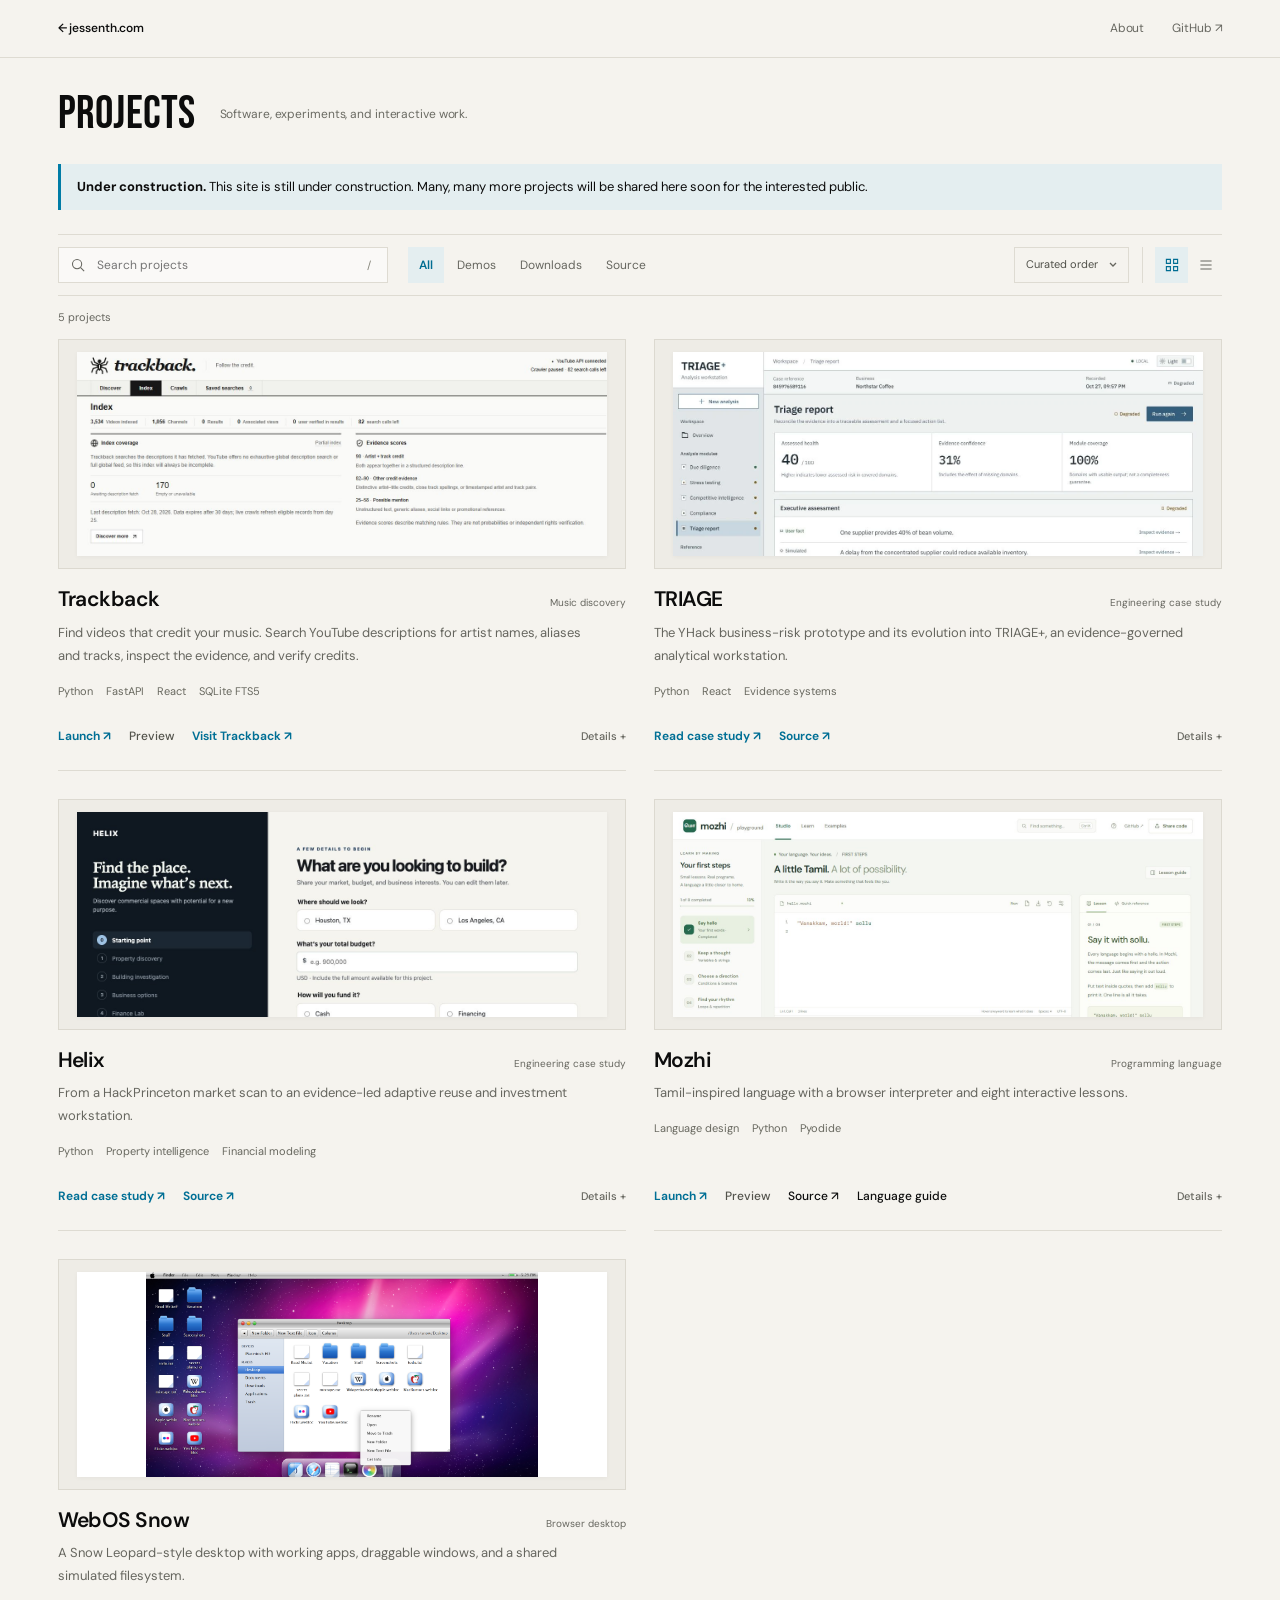
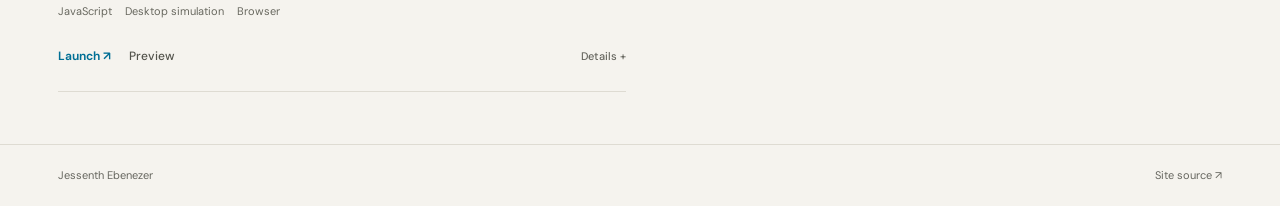
<file: index.html>
<!doctype html>
<html lang="en">
<head>
<meta charset="utf-8"><meta name="viewport" content="width=device-width,initial-scale=1"><meta name="theme-color" content="#f5f3ee">
<title>Projects | Jessenth Ebenezer</title><meta name="description" content="Software projects by Jessenth Ebenezer. Browser demos, desktop applications, and technical work.">
<link rel="icon" href="favicon.svg"><link rel="preconnect" href="https://fonts.googleapis.com"><link rel="preconnect" href="https://fonts.gstatic.com" crossorigin>
<link href="https://fonts.googleapis.com/css2?family=Bebas+Neue&family=DM+Sans:wght@400;450;500;550;600;650;700&display=swap" rel="stylesheet">
<link rel="stylesheet" href="styles.css?v=98472c576fa6"><script src="projects.js?v=95235991b3a4" defer></script><script src="app.js?v=6f17fd3ed902" defer></script>
</head>
<body>
<a class="skip" href="#collection">Skip to projects</a>
<header class="topbar"><a class="home-link" href="https://jessenth.com/tech/">← jessenth.com</a><nav aria-label="Main"><a href="https://jessenth.com/tech/">About</a><a href="https://github.com/sm1else-bot">GitHub ↗</a></nav></header>
<main id="collection">
<div class="page-heading"><h1>Projects</h1><p>Software, experiments, and interactive work.</p></div>
<p class="construction-notice" style="margin:0 0 24px;padding:12px 16px;border-left:3px solid var(--cyan);background:#e4eef0;color:var(--ink);font-size:13px;line-height:1.7"><strong>Under construction.</strong> This site is still under construction. Many, many more projects will be shared here soon for the interested public.</p>
<div class="browse-tools">
<label class="search"><svg viewBox="0 0 24 24" aria-hidden="true"><circle cx="10" cy="10" r="6.5"/><path d="m15 15 5 5"/></svg><input id="search" type="search" placeholder="Search projects" aria-label="Search projects"><kbd>/</kbd></label>
<div class="filters" role="group" aria-label="Project availability"><button data-filter="all" aria-pressed="true">All</button><button data-filter="demo" aria-pressed="false">Demos</button><button data-filter="download" aria-pressed="false">Downloads</button><button data-filter="source" aria-pressed="false">Source</button></div>
<div class="browse-options"><label><span class="sr-only">Sort projects</span><select id="sort"><option value="curated">Curated order</option><option value="name">Name A–Z</option></select></label><div class="view-switch" role="group" aria-label="View"><button id="grid-view" aria-label="Gallery view" aria-pressed="true"><svg viewBox="0 0 20 20" aria-hidden="true"><path d="M3 3h5v5H3zM12 3h5v5h-5zM3 12h5v5H3zM12 12h5v5h-5z"/></svg></button><button id="list-view" aria-label="List view" aria-pressed="false"><svg viewBox="0 0 20 20" aria-hidden="true"><path d="M3 5h14M3 10h14M3 15h14"/></svg></button></div></div>
</div>
<div class="browse-summary"><p id="results" role="status" aria-live="polite"></p><button id="reset" hidden>Clear filters ×</button></div>
<div class="project-grid" id="project-grid"></div>
<div id="empty" class="empty" hidden><p>No matching projects.</p><button id="empty-reset">Clear filters</button></div>
<noscript><p><a href="triageplus/">TRIAGE case study</a> · <a href="helix/">Helix case study</a> · <a href="https://webos.jessenth.com/">WebOS Snow</a> · <a href="mozhi/playground/">Mozhi Studio</a> · <a href="mozhi/learn/">Language guide</a> · <a href="https://github.com/sm1else-bot/mozhi">Source</a></p></noscript>
</main>
<footer><a href="https://jessenth.com">Jessenth Ebenezer</a><a href="https://github.com/sm1else-bot/sm1else-bot.github.io">Site source ↗</a></footer>
<dialog id="preview" aria-labelledby="preview-title"><div class="preview-toolbar"><h2 id="preview-title"></h2><span id="preview-status" role="status">Loading…</span><a id="preview-open" target="_blank" rel="noopener">Open separately ↗</a><button id="preview-close" aria-label="Close preview">✕</button></div><iframe id="preview-frame" title="Project preview" allow="clipboard-write; autoplay"></iframe></dialog>
</body></html>
</file>
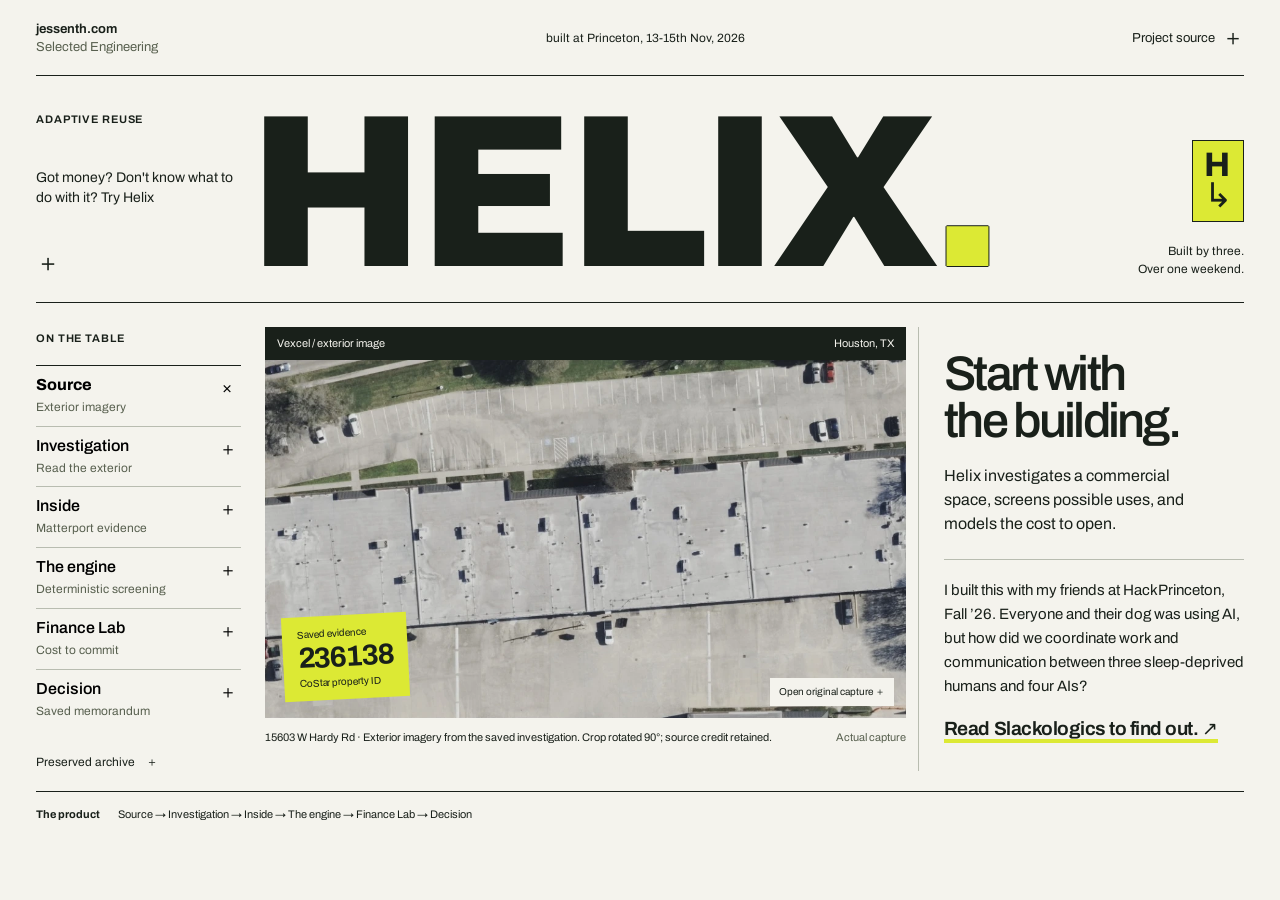
<file: helix/index.html>
<!doctype html>
<html lang="en">
<head>
<meta charset="utf-8"><meta name="viewport" content="width=device-width,initial-scale=1">
<title>Helix — The Evidence Table / Prototype</title>
<meta name="description" content="A first-viewport study of Helix, the adaptive reuse intelligence platform built at HackPrinceton 2026.">
<link rel="icon" href="../favicon.svg">
<link rel="preconnect" href="https://fonts.googleapis.com"><link rel="preconnect" href="https://fonts.gstatic.com" crossorigin>
<link href="https://fonts.googleapis.com/css2?family=Archivo:wght@400;450;500;550;600;650;700;750;800;850;900&display=swap" rel="stylesheet">
<link rel="stylesheet" href="prototype.css"><script src="prototype.js" defer></script>
</head>
<body>
<a class="skip" href="#exhibit">Skip to exhibit</a>
<header class="masthead">
<a href="https://jessenth.com" class="signature">jessenth.com<span>Selected Engineering</span></a>
<span class="edition">built at Princeton, 13-15th Nov, 2026</span>
<a class="source-link" href="https://github.com/sm1else-bot/helix">Project source <span aria-hidden="true">＋</span></a>
</header>
<main id="exhibit">
<section class="exhibition" aria-labelledby="project-title">
<div class="title-row">
<div class="title-margin"><span class="section-label">Adaptive Reuse</span><p>Got money? Don't know what to do with it? Try Helix</p><span class="small-cross" aria-hidden="true">＋</span></div>
<h1 id="project-title"><span class="wordmark">HELIX</span><span class="title-period" aria-hidden="true">.</span></h1>
<div class="title-aside"><span class="exhibition-mark" aria-hidden="true">H<br>↳</span><span>Built by three.<br>Over one weekend.</span></div>
</div>
<div class="exhibit-grid">
<div class="artifact-index">
<p class="section-label">On the table</p>
<div class="artifact-tabs" role="tablist" aria-label="Inspect the saved investigation" aria-orientation="vertical">
<button id="tab-source" type="button" role="tab" aria-selected="true" aria-controls="artifact-panel" data-artifact="source"><span>Source</span><small>Exterior imagery</small><span class="tab-symbol" aria-hidden="true">＋</span></button>
<button id="tab-findings" type="button" role="tab" aria-selected="false" aria-controls="artifact-panel" tabindex="-1" data-artifact="findings"><span>Investigation</span><small>Read the exterior</small><span class="tab-symbol" aria-hidden="true">＋</span></button>
<button id="tab-interior" type="button" role="tab" aria-selected="false" aria-controls="artifact-panel" tabindex="-1" data-artifact="interior"><span>Inside</span><small>Matterport evidence</small><span class="tab-symbol" aria-hidden="true">＋</span></button>
<button id="tab-engine" type="button" role="tab" aria-selected="false" aria-controls="artifact-panel" tabindex="-1" data-artifact="engine"><span>The engine</span><small>Deterministic screening</small><span class="tab-symbol" aria-hidden="true">＋</span></button>
<button id="tab-finance" type="button" role="tab" aria-selected="false" aria-controls="artifact-panel" tabindex="-1" data-artifact="finance"><span>Finance Lab</span><small>Cost to commit</small><span class="tab-symbol" aria-hidden="true">＋</span></button>
<button id="tab-decision" type="button" role="tab" aria-selected="false" aria-controls="artifact-panel" tabindex="-1" data-artifact="decision"><span>Decision</span><small>Saved memorandum</small><span class="tab-symbol" aria-hidden="true">＋</span></button>
</div>
<a class="archive-link" href="../helix_old/archive/">Preserved archive <span aria-hidden="true">＋</span></a>
</div>
<figure class="artifact" id="artifact-panel" role="tabpanel" aria-labelledby="tab-source" tabindex="0">
<div class="artifact-topline"><span id="artifact-type">Vexcel / exterior image</span><span>Houston, TX</span></div>
<div class="artifact-window" data-view="source">
<a id="artifact-open" href="../helix_old/screenshots/source-evidence.jpg" target="_blank" rel="noopener" aria-label="Open original source-evidence screenshot">
<img id="artifact-image" src="assets/hardy-aerial.webp" alt="Aerial view of the Hardy Road building and its paved loading areas, cropped from the saved Vexcel source-evidence screenshot." width="1303" height="586">
</a>
<div id="annotation-layer" class="annotation-layer" hidden>
<svg id="annotation-lines" aria-hidden="true"></svg>
<div id="annotation-labels" role="list" aria-label="Visible image findings"></div>
</div>
<div class="engine-slot" id="engine-slot" hidden>
<iframe id="engine-player" title="Helix deterministic sorting engine — 8× looping demonstration; drag to orbit and scroll to zoom" data-src="https://projects.jessenth.com/Helix-Viz/embed.html" referrerpolicy="strict-origin-when-cross-origin"></iframe>
</div>
<section id="finance-exhibit" class="finance-exhibit" hidden aria-label="Hardy Road financial decomposition">
<div class="finance-heading">
<div><span class="section-label">Starting capital</span><p class="finance-budget">$900,000</p></div>
<div><p class="finance-case">Hardy Road · Veterinary clinic</p><div class="finance-scenarios" role="group" aria-label="Opening cost scenario">
<button type="button" data-scenario="low" aria-pressed="false">Low</button><button type="button" data-scenario="base" aria-pressed="true">Base</button><button type="button" data-scenario="high" aria-pressed="false">High</button>
</div></div>
</div>
<div class="allocation" id="allocation" role="img" aria-label="Base scenario capital allocation">
<div class="allocation-opening" id="allocation-opening"></div><span class="allocation-reserve" id="allocation-reserve"></span><span class="allocation-headroom" id="allocation-headroom"></span>
</div>
<div class="allocation-key"><p><span>Opening costs</span><strong id="finance-opening">$406,940</strong></p><p><span>Reserve</span><strong id="finance-reserve">$50,000</strong></p><p><span>Headroom</span><strong id="finance-headroom">$443,060</strong></p></div>
<div class="cost-heading"><span>Inside the opening cost</span><span>Inspect a component</span></div>
<div id="finance-components" class="finance-components" role="group" aria-label="Opening cost components"></div>
<p class="finance-basis" id="finance-basis"></p>
<p class="sr-only" id="finance-update" role="status" aria-live="polite"></p>
</section>
<div class="decision-sheet" id="decision-sheet" hidden>
<div class="decision-kicker"><span>Saved decision / Hardy Road</span><span>15 Nov 2026</span></div>
<h3>Proceed to<br> diligence.</h3>
<p class="decision-business">Veterinary clinic</p>
<div class="decision-ledger">
<p><span>Base cash to open</span><strong>$406,940</strong></p>
<p><span>Reserve held</span><strong>$50,000</strong></p>
<p><span>Modeled headroom</span><strong>$443,060</strong></p>
</div>
<p class="decision-condition"><strong>10 of 26 uses cleared all gates.</strong> Six diligence items remain open. Saved screening &amp; cash-runway result; not a profitability forecast.</p>
</div>
<div class="artifact-stamp" aria-hidden="true"><span>Saved evidence</span><b>236138</b><span>CoStar property ID</span></div>
<a id="original-capture" class="image-instruction" href="../helix_old/screenshots/source-evidence.jpg" target="_blank" rel="noopener">Open original capture ＋</a>
</div>
<figcaption><span id="artifact-caption">15603 W Hardy Rd · Exterior imagery from the saved investigation. Crop rotated 90°; source credit retained.</span><span class="capture-mark" id="capture-mark">Actual capture</span></figcaption>
</figure>
<aside class="editorial">
<h2>Start with<br> the building.</h2>
<p class="standfirst">Helix investigates a commercial space, screens possible uses, and models the cost to open.</p>
<div class="slackologics-copy">
<p>I built this with my friends at HackPrinceton, Fall ’26. Everyone and their dog was using AI, but how did we coordinate work and communication between three sleep-deprived humans and four AIs?</p>
<a class="slackologics-link" href="/slackologics/">Read Slackologics to find out. <span aria-hidden="true">↗</span></a>
</div>
</aside>
</div>
<div class="exhibition-footer">
<p><span class="footer-label">The product</span><span>Source → Investigation → Inside → The engine → Finance Lab → Decision</span></p>
</div>
</section>
</main>
</body>
</html>
</file>
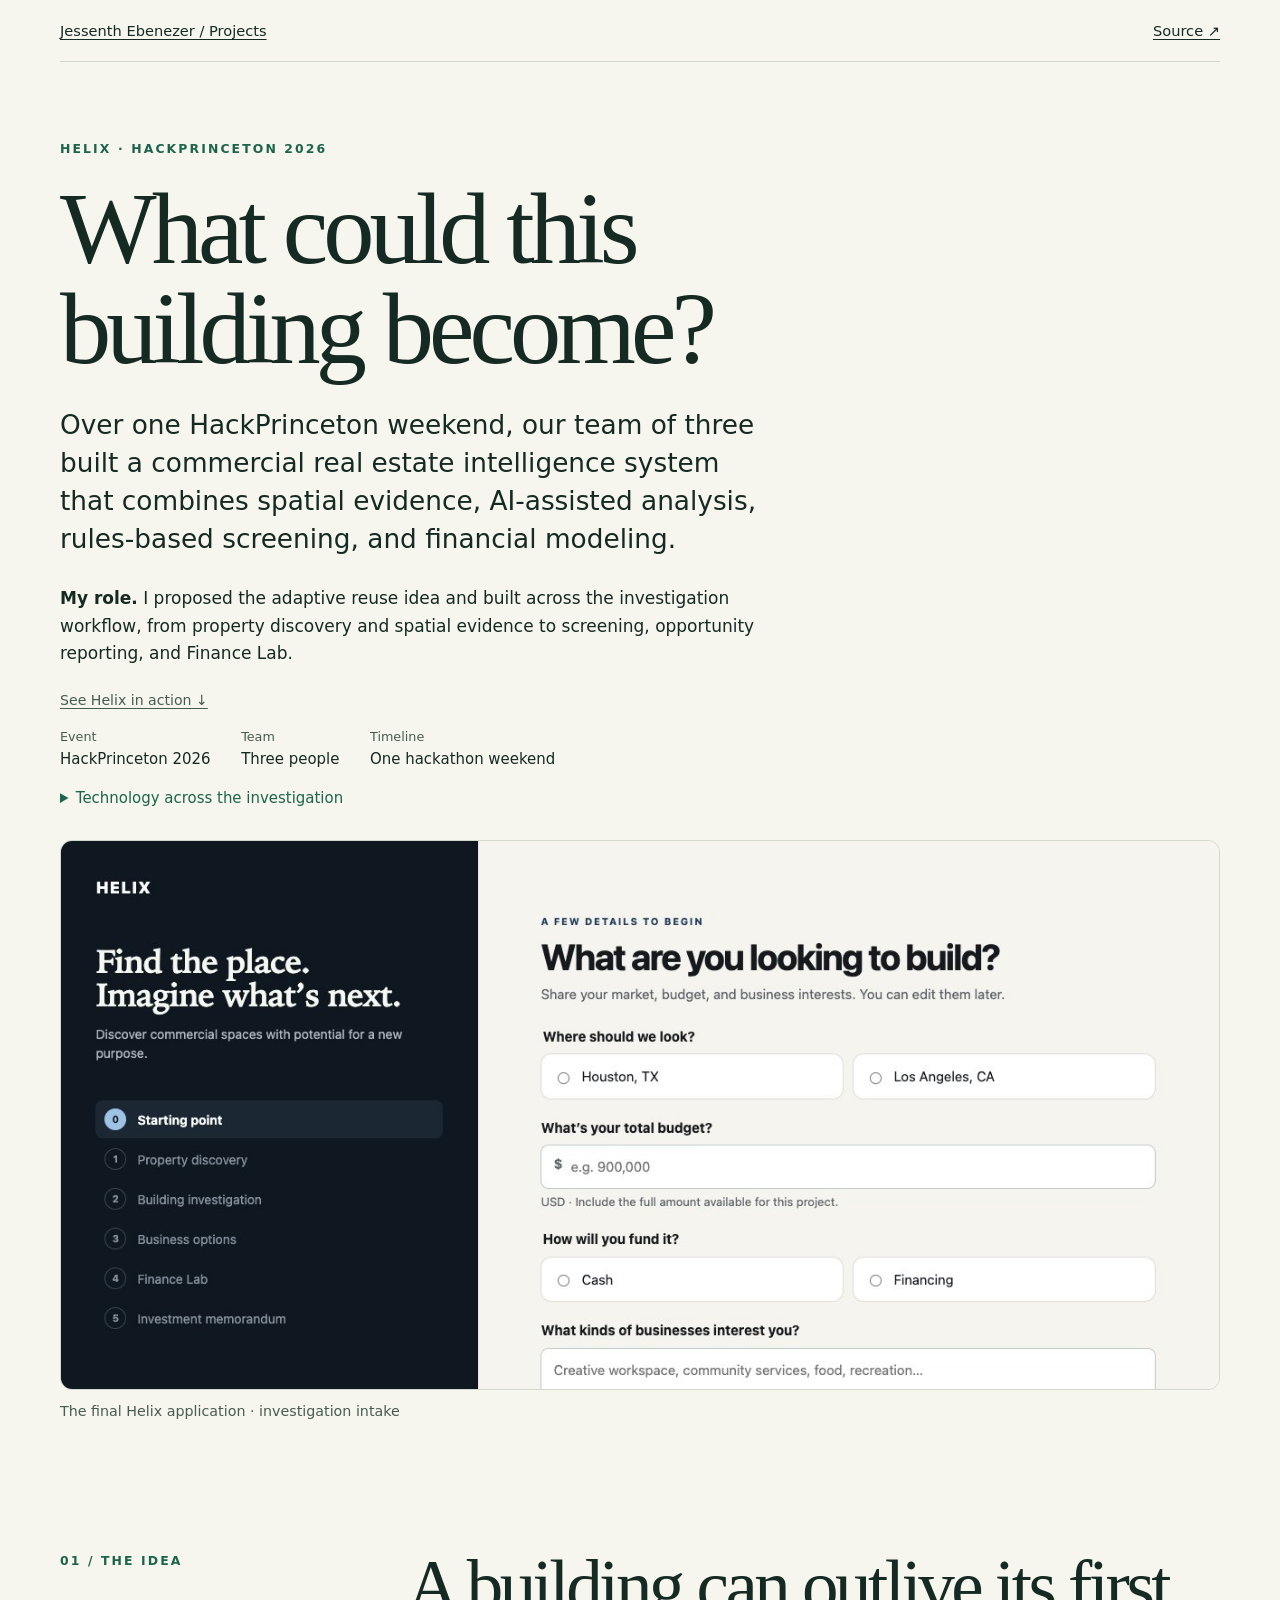
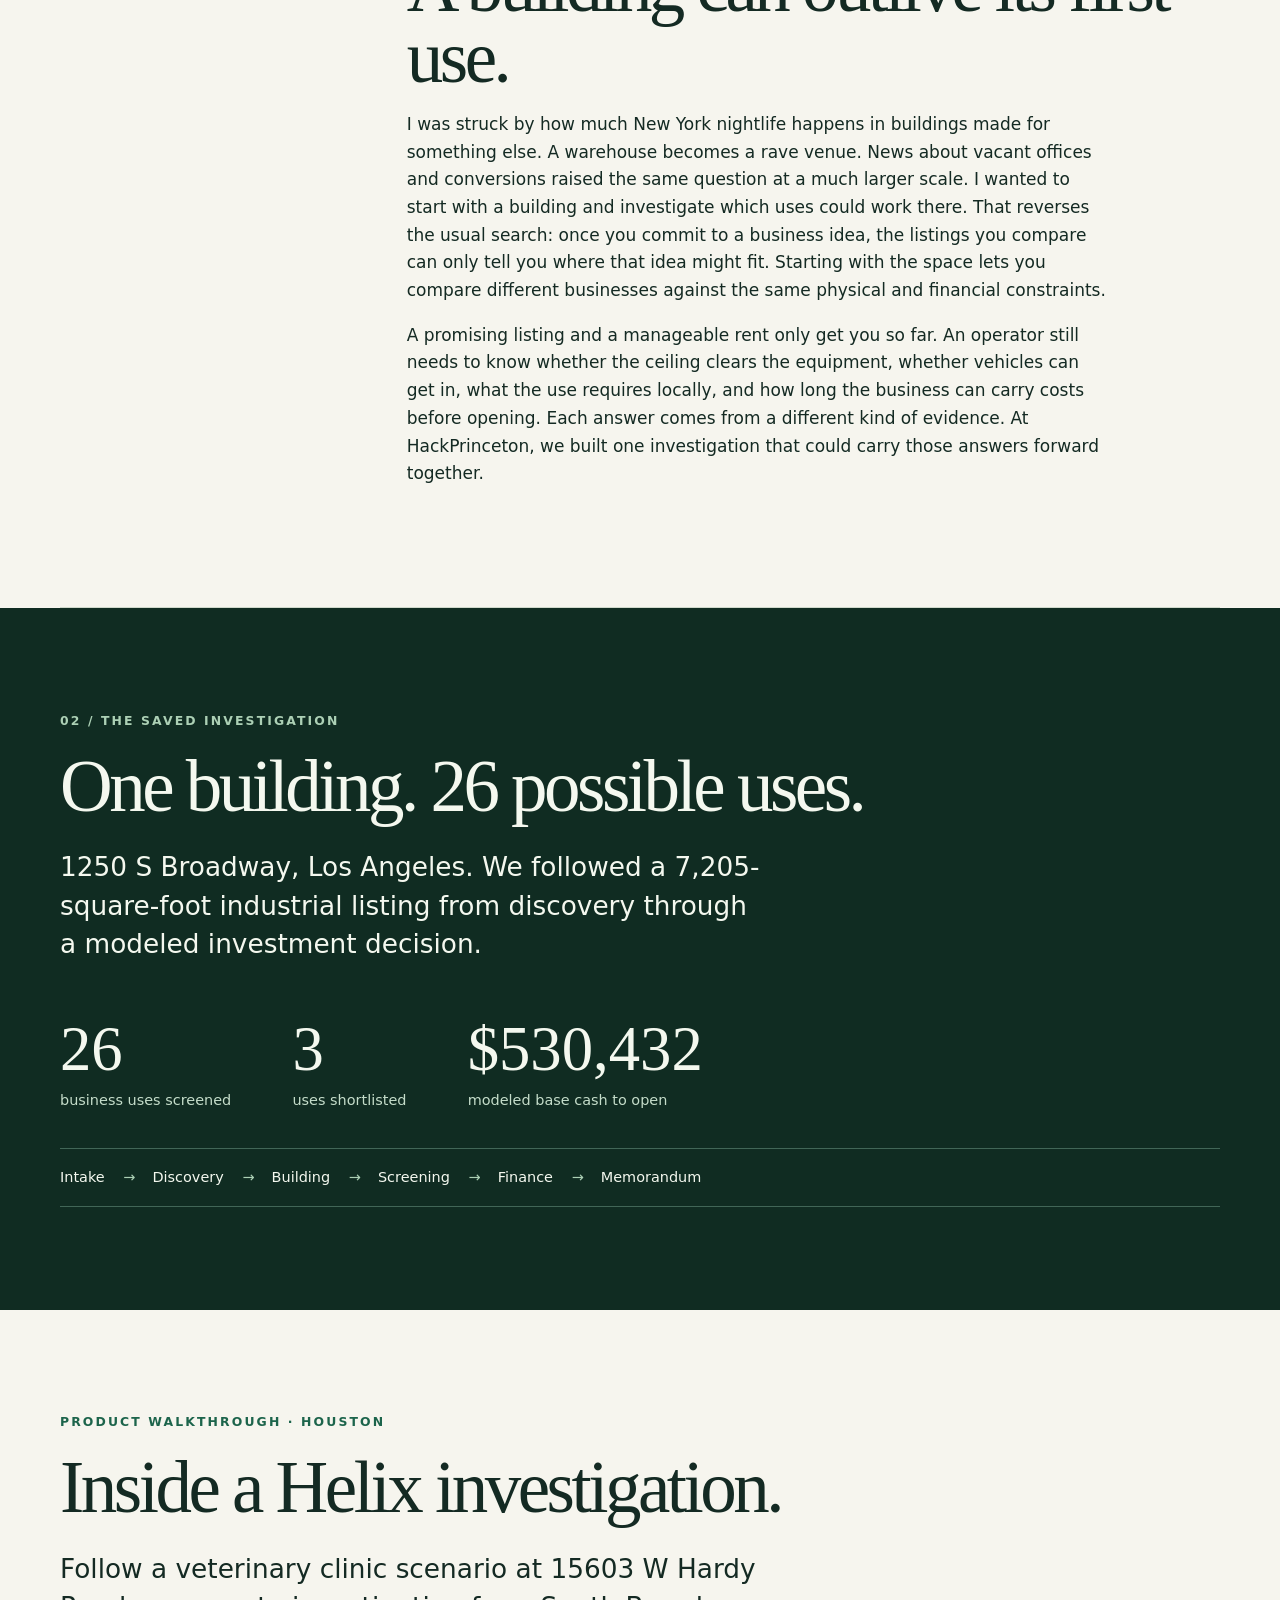
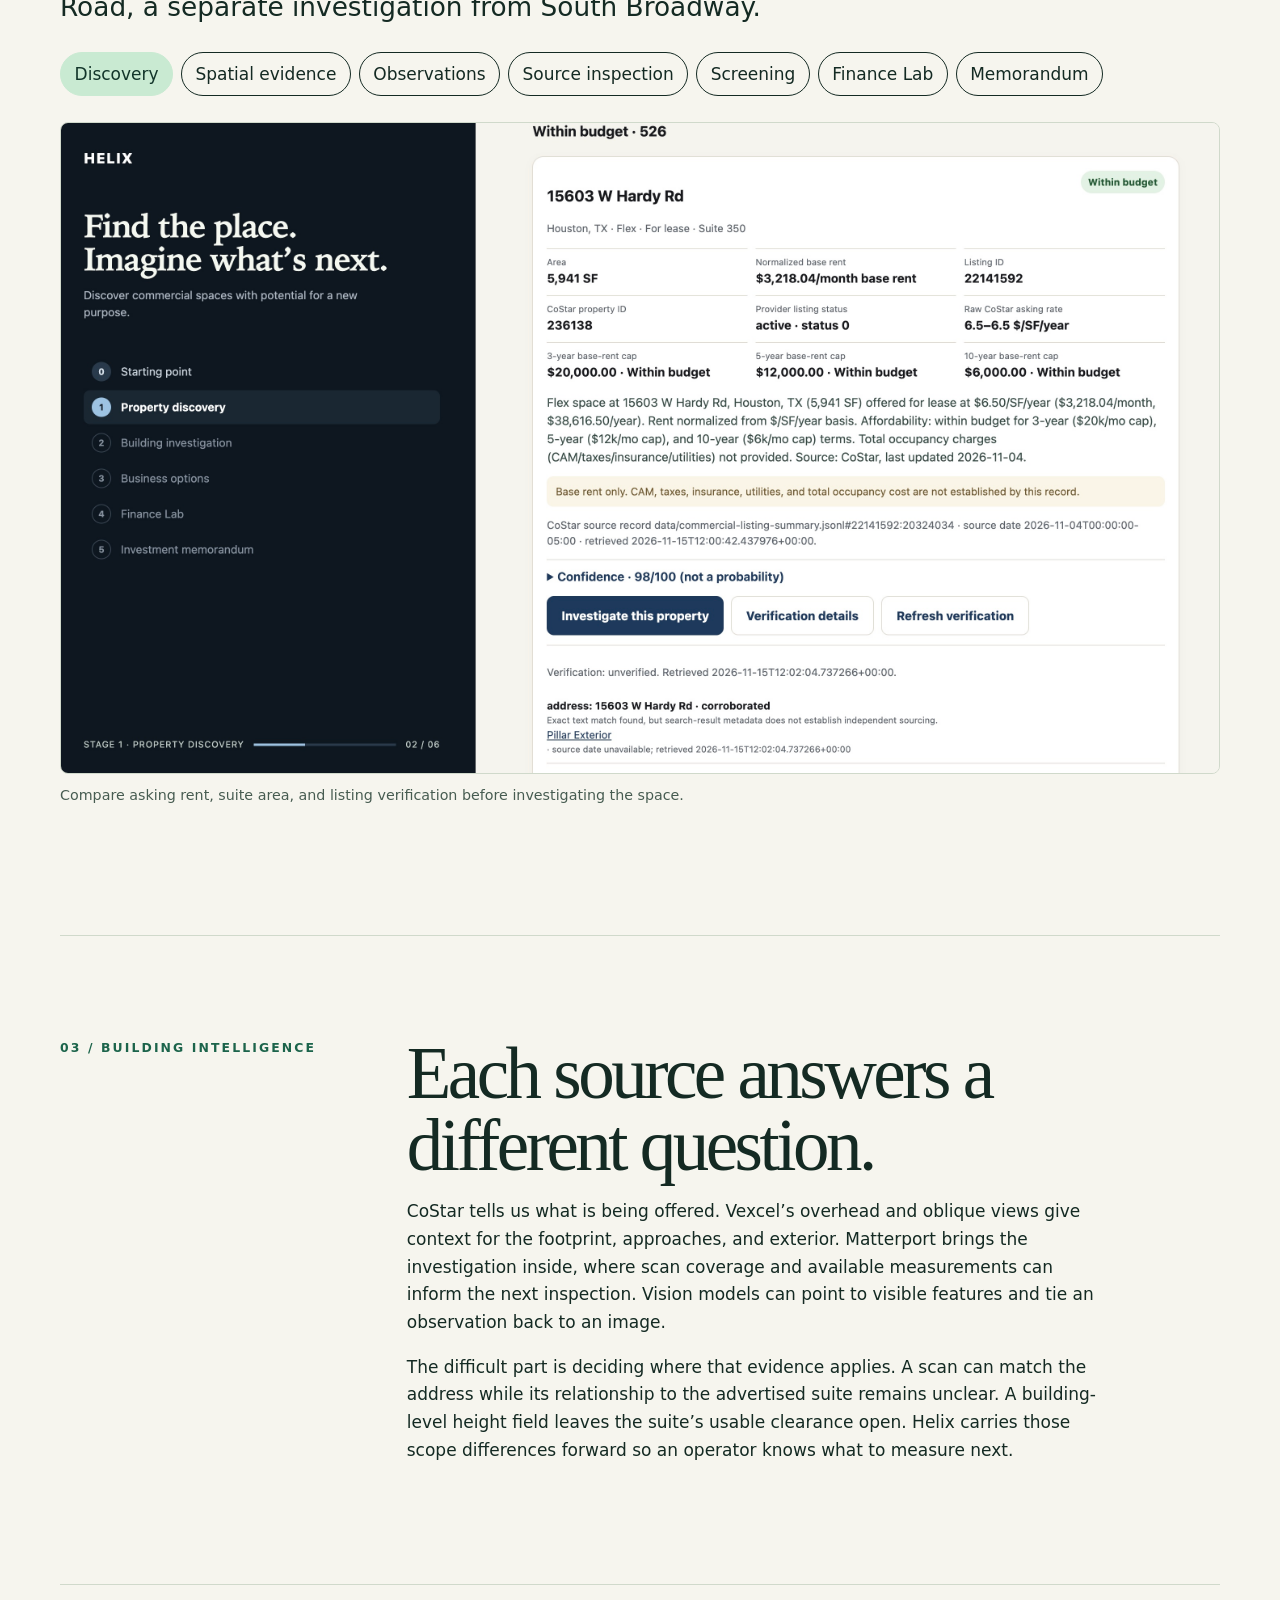
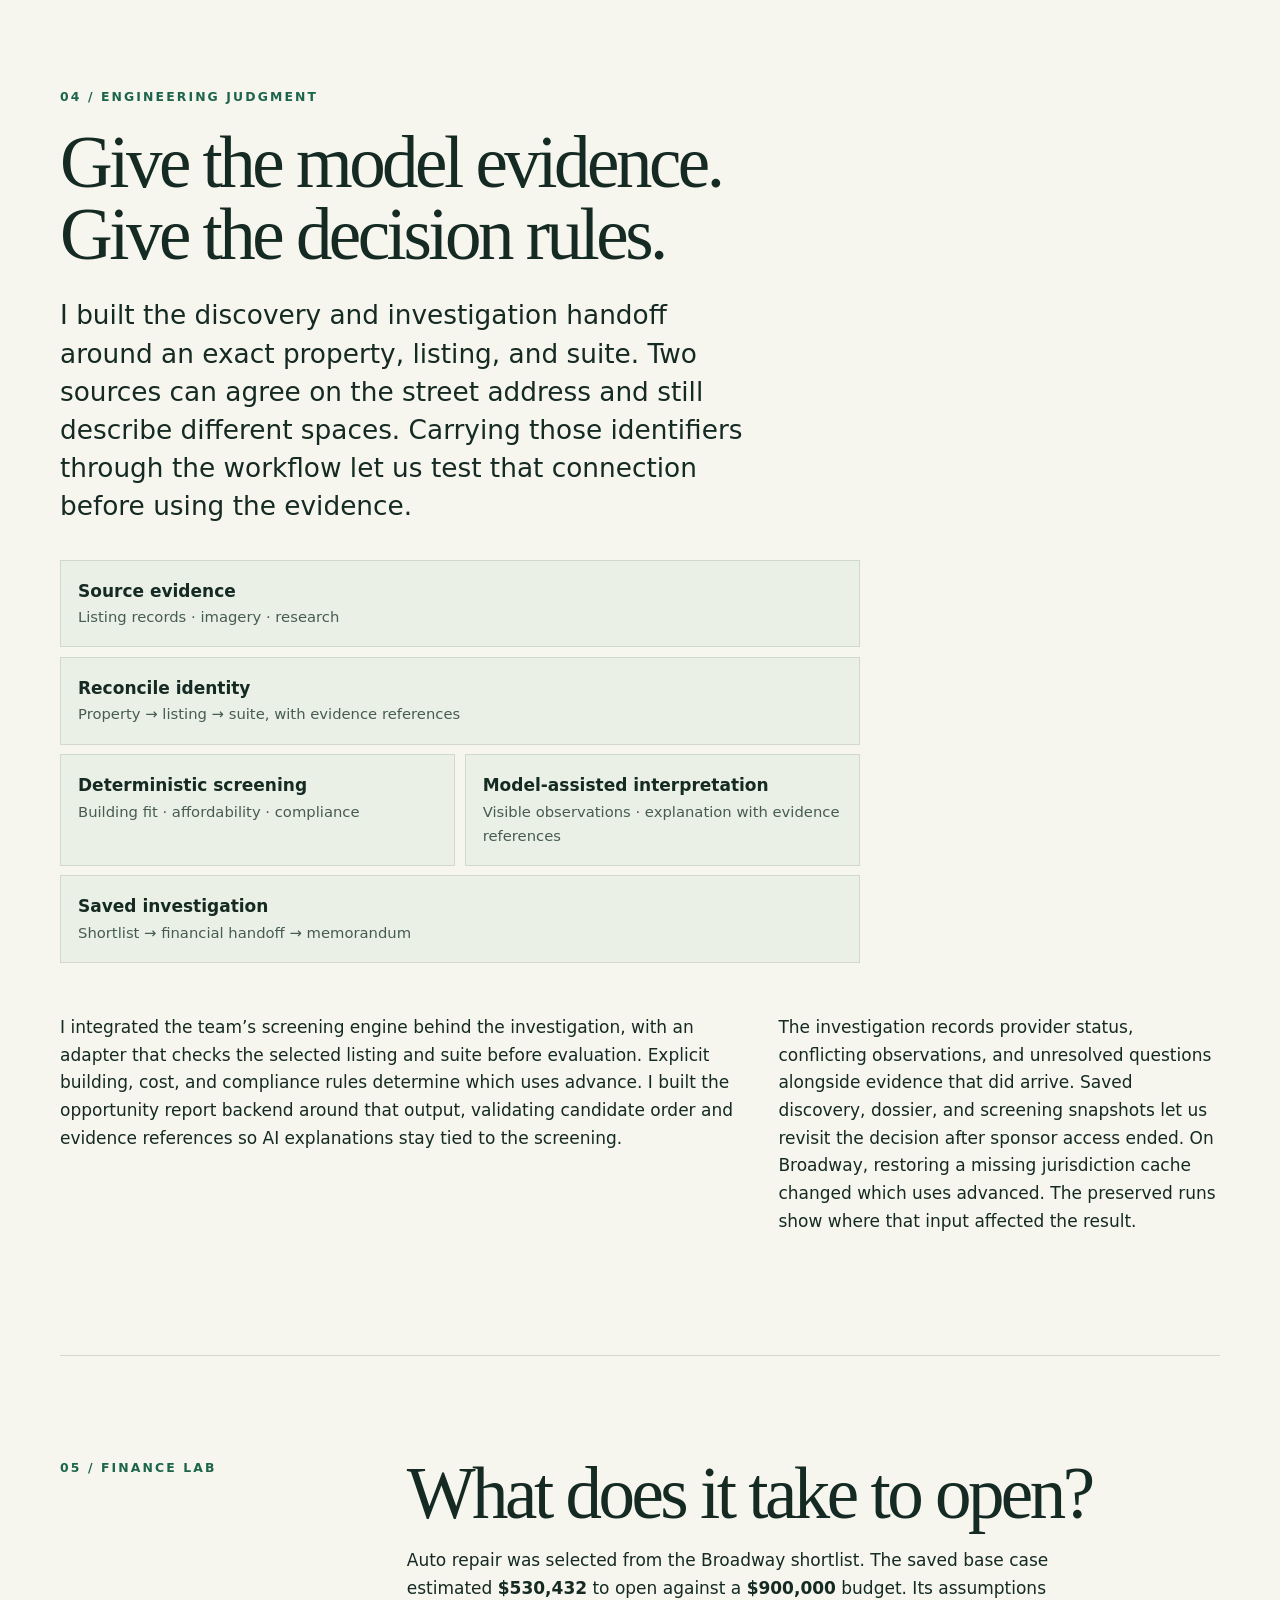
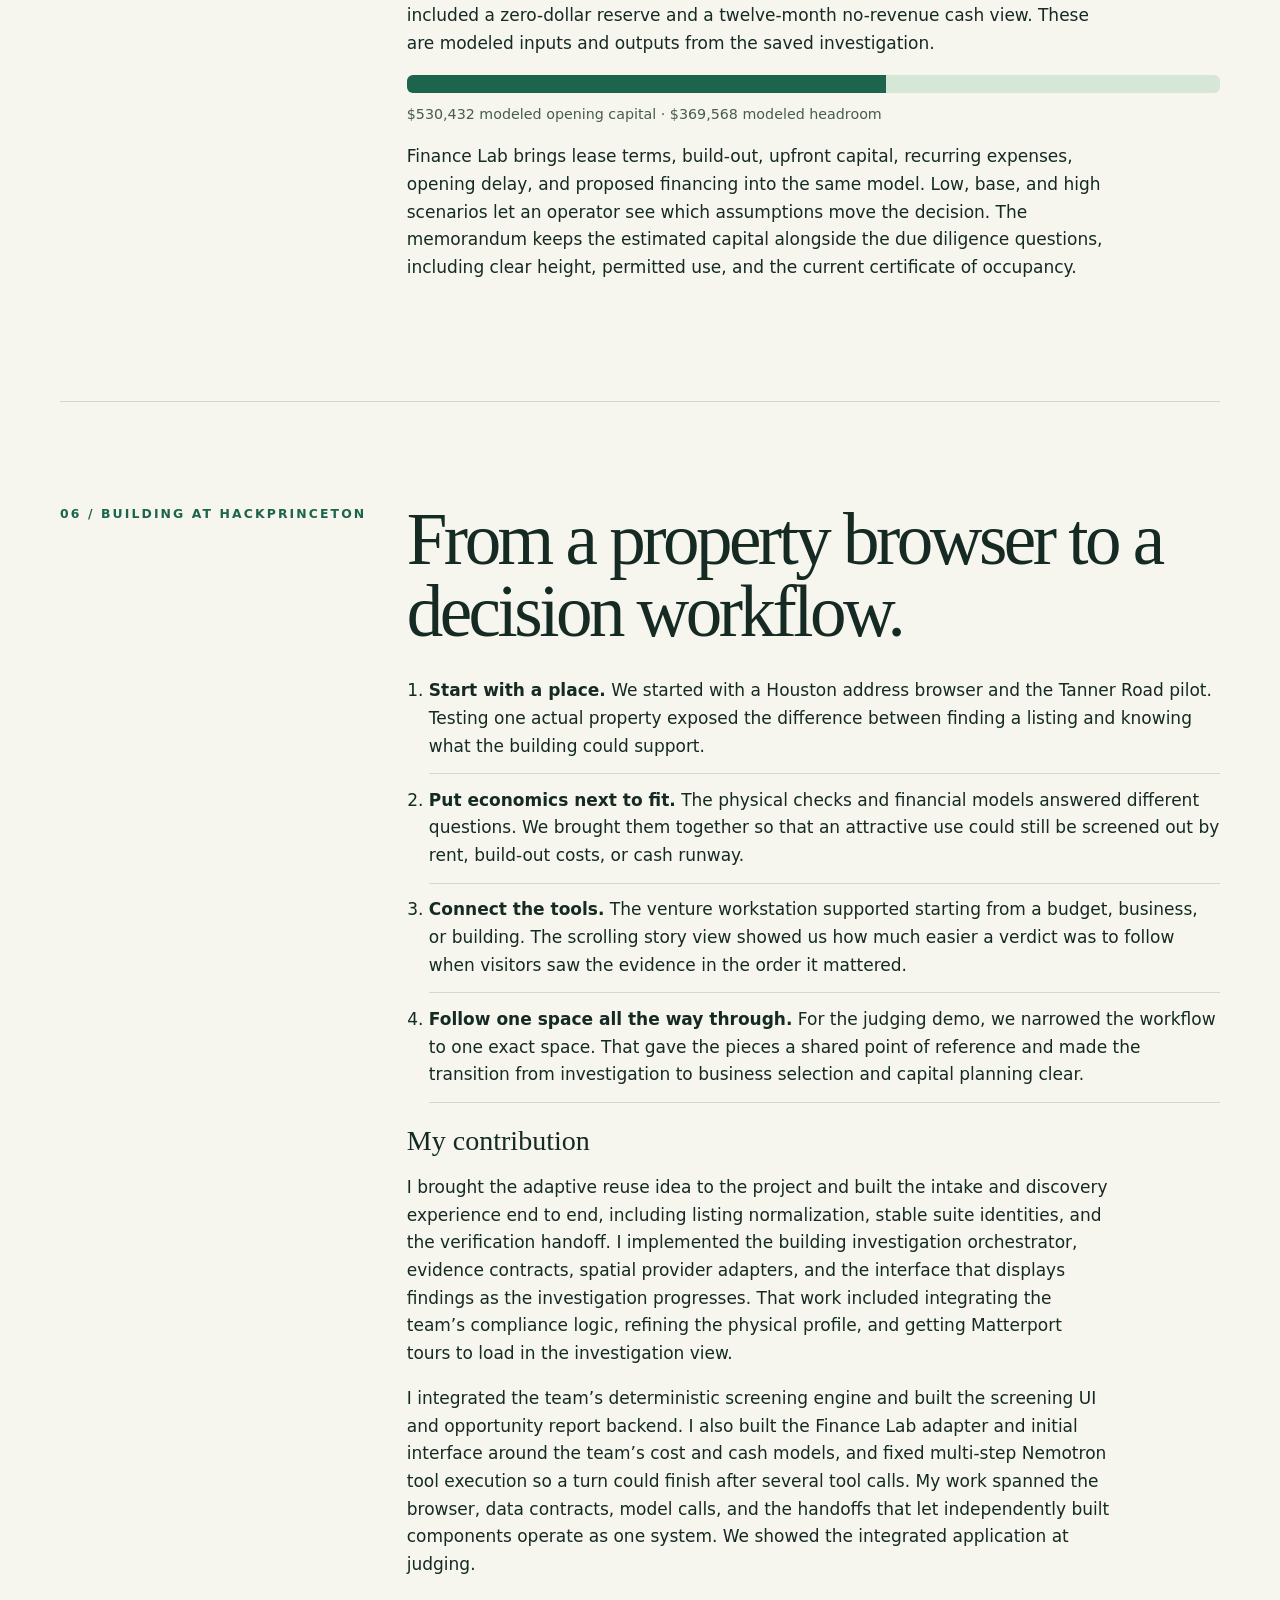
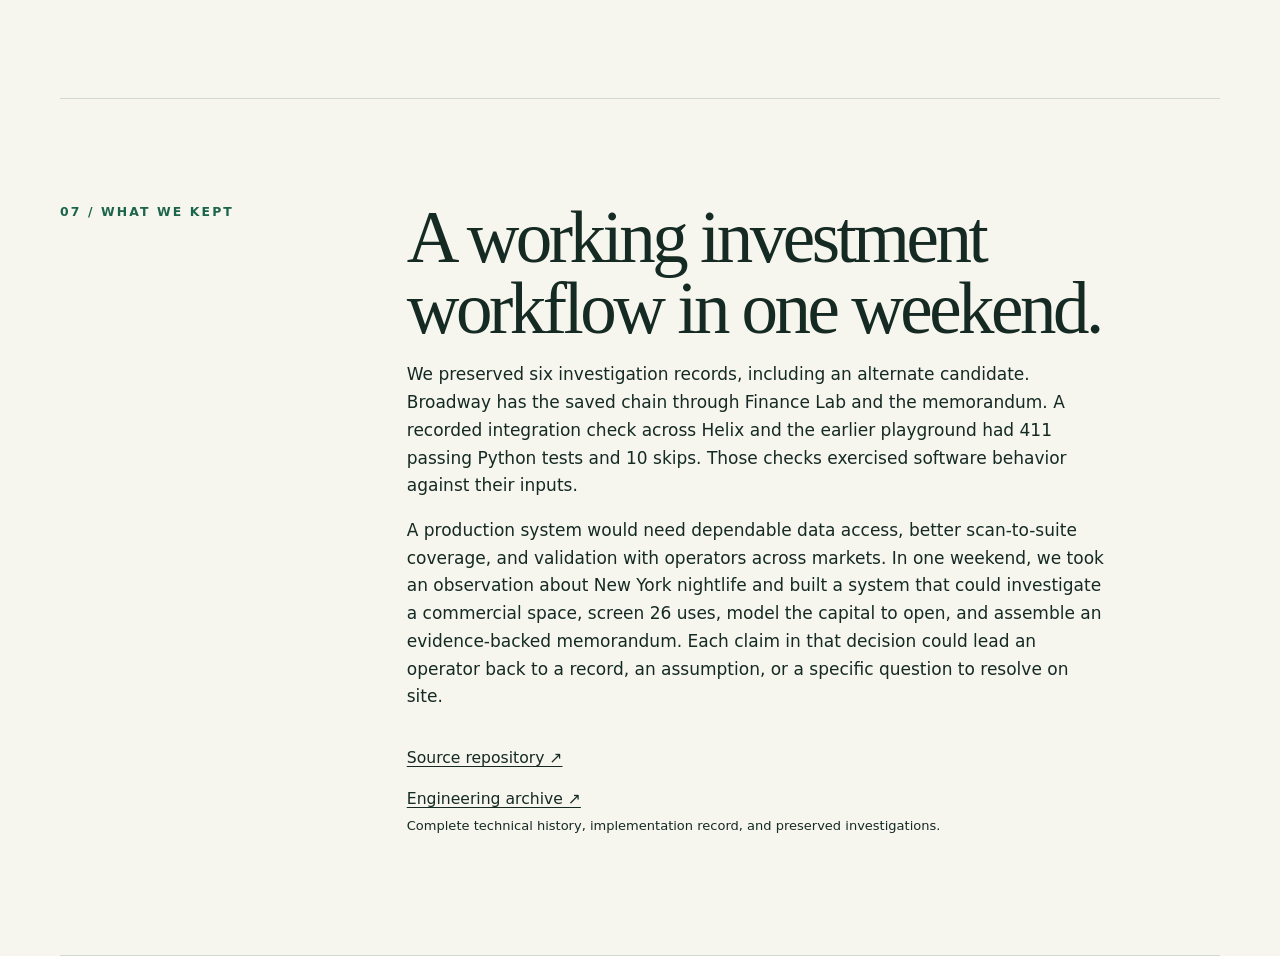
<file: helix_old/index.html>
<!doctype html>
<html lang="en">
<head>
<meta charset="utf-8">
<meta name="viewport" content="width=device-width, initial-scale=1">
<meta name="description" content="Helix, an adaptive reuse intelligence platform built at HackPrinceton 2026.">
<title>Helix — What could this building become?</title>
<link rel="stylesheet" href="case.css?v=walkthrough">
<script defer src="case.js?v=walkthrough"></script>
</head>
<body>
<header class="shell mast"><a href="../">Jessenth Ebenezer / Projects</a><a href="https://github.com/sm1else-bot/helix">Source ↗</a></header>
<main>
<section class="shell hero">
<p class="eyebrow">Helix · HackPrinceton 2026</p>
<h1>What could this building become?</h1>
<p class="lede">Over one HackPrinceton weekend, our team of three built a commercial real estate intelligence system that combines spatial evidence, AI-assisted analysis, rules-based screening, and financial modeling.</p>
<p class="hero-role"><strong>My role.</strong> I proposed the adaptive reuse idea and built across the investigation workflow, from property discovery and spatial evidence to screening, opportunity reporting, and Finance Lab.</p>
<p class="meta"><a href="#screenshots">See Helix in action ↓</a></p>
<dl class="overview">
<div><dt>Event</dt><dd>HackPrinceton 2026</dd></div><div><dt>Team</dt><dd>Three people</dd></div><div><dt>Timeline</dt><dd>One hackathon weekend</dd></div>
</dl>
<details class="stack"><summary>Technology across the investigation</summary>
<dl><div><dt>Application</dt><dd>Python HTTP server · JavaScript, HTML and CSS</dd></div><div><dt>Model inference</dt><dd>OpenRouter · NVIDIA Nemotron for discovery and tool execution · Qwen for vision · GPT-6.1 Sol for opportunity reports</dd></div><div><dt>Property and spatial evidence</dt><dd>CoStar, Vexcel and Matterport</dd></div><div><dt>Research and compliance</dt><dd>Tavily and Census geocoding</dd></div><div><dt>Finance</dt><dd>Python cash simulation and Capital One Nessie sandbox</dd></div></dl></details>
<figure class="hero-shot"><a id="hero-link" href="intake.jpg"><img id="hero-image" src="intake.jpg" width="1280" height="850" alt="Helix intake and investigation stage navigation"></a><figcaption id="hero-caption">The final Helix application · investigation intake</figcaption></figure>
</section>
<section class="shell split section">
<p class="eyebrow">01 / The idea</p>
<div><h2>A building can outlive its first use.</h2>
<p>I was struck by how much New York nightlife happens in buildings made for something else. A warehouse becomes a rave venue. News about vacant offices and conversions raised the same question at a much larger scale. I wanted to start with a building and investigate which uses could work there. That reverses the usual search: once you commit to a business idea, the listings you compare can only tell you where that idea might fit. Starting with the space lets you compare different businesses against the same physical and financial constraints.</p>
<p>A promising listing and a manageable rent only get you so far. An operator still needs to know whether the ceiling clears the equipment, whether vehicles can get in, what the use requires locally, and how long the business can carry costs before opening. Each answer comes from a different kind of evidence. At HackPrinceton, we built one investigation that could carry those answers forward together.</p></div>
</section>
<section class="case-band" id="broadway">
<div class="shell section">
<p class="eyebrow">02 / The saved investigation</p>
<h2>One building. 26 possible uses.</h2>
<p class="lede">1250 S Broadway, Los Angeles. We followed a 7,205-square-foot industrial listing from discovery through a modeled investment decision.</p>
<div class="metrics"><div><strong>26</strong><span>business uses screened</span></div><div><strong>3</strong><span>uses shortlisted</span></div><div><strong>$530,432</strong><span>modeled base cash to open</span></div></div>
<div class="journey" aria-label="Investigation sequence"><span>Intake</span><span>Discovery</span><span>Building</span><span>Screening</span><span>Finance</span><span>Memorandum</span></div>
</div>
</section>
<section class="shell section" id="screenshots">
<p class="eyebrow">Product walkthrough · Houston</p>
<h2>Inside a Helix investigation.</h2>
<p class="lede">Follow a veterinary clinic scenario at 15603 W Hardy Road, a separate investigation from South Broadway.</p>
<div class="choices capture-controls" aria-label="Walkthrough steps">
<button type="button" data-step="discovery" aria-pressed="true">Discovery</button>
<button type="button" data-step="spatial" aria-pressed="false">Spatial evidence</button>
<button type="button" data-step="observations" aria-pressed="false">Observations</button>
<button type="button" data-step="source-evidence" aria-pressed="false">Source inspection</button>
<button type="button" data-step="screening" aria-pressed="false">Screening</button>
<button type="button" data-step="finance" aria-pressed="false">Finance Lab</button>
<button type="button" data-step="memorandum" aria-pressed="false">Memorandum</button>
</div>
<figure class="capture-panel">
<a id="walk-link" href="screenshots/discovery.jpg"><img id="walk-image" src="screenshots/discovery.jpg" alt="Helix discovery result for the Hardy Road flex space"></a>
<figcaption id="walk-caption" aria-live="polite">Compare asking rent, suite area, and listing verification before investigating the space.</figcaption>
</figure>
</section>
<section class="shell split section">
<p class="eyebrow">03 / Building intelligence</p>
<div><h2>Each source answers a different question.</h2>
<p>CoStar tells us what is being offered. Vexcel’s overhead and oblique views give context for the footprint, approaches, and exterior. Matterport brings the investigation inside, where scan coverage and available measurements can inform the next inspection. Vision models can point to visible features and tie an observation back to an image.</p>
<p>The difficult part is deciding where that evidence applies. A scan can match the address while its relationship to the advertised suite remains unclear. A building-level height field leaves the suite’s usable clearance open. Helix carries those scope differences forward so an operator knows what to measure next.</p>
<div id="aerial-controls" class="choices" hidden aria-label="South Broadway aerial views"></div>
<figure id="aerial" hidden><a id="aerial-link"><img id="aerial-image" loading="lazy" alt="South Broadway aerial evidence"></a><figcaption id="aerial-caption"></figcaption></figure></div>
</section>
<section class="shell section">
<p class="eyebrow">04 / Engineering judgment</p>
<h2>Give the model evidence.<br>Give the decision rules.</h2>
<p class="lede">I built the discovery and investigation handoff around an exact property, listing, and suite. Two sources can agree on the street address and still describe different spaces. Carrying those identifiers through the workflow let us test that connection before using the evidence.</p>
<div class="diagram" role="group" aria-label="Helix architecture">
<div><b>Source evidence</b><span>Listing records · imagery · research</span></div>
<div><b>Reconcile identity</b><span>Property → listing → suite, with evidence references</span></div>
<div class="fork"><div><b>Deterministic screening</b><span>Building fit · affordability · compliance</span></div><div><b>Model-assisted interpretation</b><span>Visible observations · explanation with evidence references</span></div></div>
<div><b>Saved investigation</b><span>Shortlist → financial handoff → memorandum</span></div>
</div>
<div class="columns"><p>I integrated the team’s screening engine behind the investigation, with an adapter that checks the selected listing and suite before evaluation. Explicit building, cost, and compliance rules determine which uses advance. I built the opportunity report backend around that output, validating candidate order and evidence references so AI explanations stay tied to the screening.</p><p>The investigation records provider status, conflicting observations, and unresolved questions alongside evidence that did arrive. Saved discovery, dossier, and screening snapshots let us revisit the decision after sponsor access ended. On Broadway, restoring a missing jurisdiction cache changed which uses advanced. The preserved runs show where that input affected the result.</p></div>
</section>
<section class="shell split section">
<p class="eyebrow">05 / Finance Lab</p>
<div><h2>What does it take to open?</h2>
<p>Auto repair was selected from the Broadway shortlist. The saved base case estimated <strong>$530,432</strong> to open against a <strong>$900,000</strong> budget. Its assumptions included a zero-dollar reserve and a twelve-month no-revenue cash view. These are modeled inputs and outputs from the saved investigation.</p>
<div class="capital" role="img" aria-label="Of $900,000 modeled starting cash, $530,432 goes to opening capital and $369,568 remains after modeled opening costs"><div></div></div><p class="caption">$530,432 modeled opening capital · $369,568 modeled headroom</p>
<p>Finance Lab brings lease terms, build-out, upfront capital, recurring expenses, opening delay, and proposed financing into the same model. Low, base, and high scenarios let an operator see which assumptions move the decision. The memorandum keeps the estimated capital alongside the due diligence questions, including clear height, permitted use, and the current certificate of occupancy.</p>
<figure id="finance-shot" hidden><a href="private-screenshots/finance.png"><img data-preview="private-screenshots/finance.png" loading="lazy" alt="Helix Finance Lab inputs, opening costs, and a twelve-month runway chart"></a><figcaption>Actual Finance Lab interface · a separate indoor pickleball test run.</figcaption></figure></div>
</section>
<section class="shell split section">
<p class="eyebrow">06 / Building at HackPrinceton</p>
<div><h2>From a property browser to a decision workflow.</h2>
<ol class="milestones"><li><strong>Start with a place.</strong> We started with a Houston address browser and the Tanner Road pilot. Testing one actual property exposed the difference between finding a listing and knowing what the building could support.</li><li><strong>Put economics next to fit.</strong> The physical checks and financial models answered different questions. We brought them together so that an attractive use could still be screened out by rent, build-out costs, or cash runway.</li><li><strong>Connect the tools.</strong> The venture workstation supported starting from a budget, business, or building. The scrolling story view showed us how much easier a verdict was to follow when visitors saw the evidence in the order it mattered.</li><li><strong>Follow one space all the way through.</strong> For the judging demo, we narrowed the workflow to one exact space. That gave the pieces a shared point of reference and made the transition from investigation to business selection and capital planning clear.</li></ol>
<h3>My contribution</h3>
<p>I brought the adaptive reuse idea to the project and built the intake and discovery experience end to end, including listing normalization, stable suite identities, and the verification handoff. I implemented the building investigation orchestrator, evidence contracts, spatial provider adapters, and the interface that displays findings as the investigation progresses. That work included integrating the team’s compliance logic, refining the physical profile, and getting Matterport tours to load in the investigation view.</p><p>I integrated the team’s deterministic screening engine and built the screening UI and opportunity report backend. I also built the Finance Lab adapter and initial interface around the team’s cost and cash models, and fixed multi-step Nemotron tool execution so a turn could finish after several tool calls. My work spanned the browser, data contracts, model calls, and the handoffs that let independently built components operate as one system. We showed the integrated application at judging.</p>
</div></section>
<section class="shell split section">
<p class="eyebrow">07 / What we kept</p>
<div><h2>A working investment workflow in one weekend.</h2>
<p>We preserved six investigation records, including an alternate candidate. Broadway has the saved chain through Finance Lab and the memorandum. A recorded integration check across Helix and the earlier playground had 411 passing Python tests and 10 skips. Those checks exercised software behavior against their inputs.</p>
<p>A production system would need dependable data access, better scan-to-suite coverage, and validation with operators across markets. In one weekend, we took an observation about New York nightlife and built a system that could investigate a commercial space, screen 26 uses, model the capital to open, and assemble an evidence-backed memorandum. Each claim in that decision could lead an operator back to a record, an assumption, or a specific question to resolve on site.</p>
<div class="closing"><a href="https://github.com/sm1else-bot/helix">Source repository ↗</a><p><a href="archive/">Engineering archive ↗</a><br><small>Complete technical history, implementation record, and preserved investigations.</small></p></div></div>
</section>
</main>
</body>
</html>
</file>
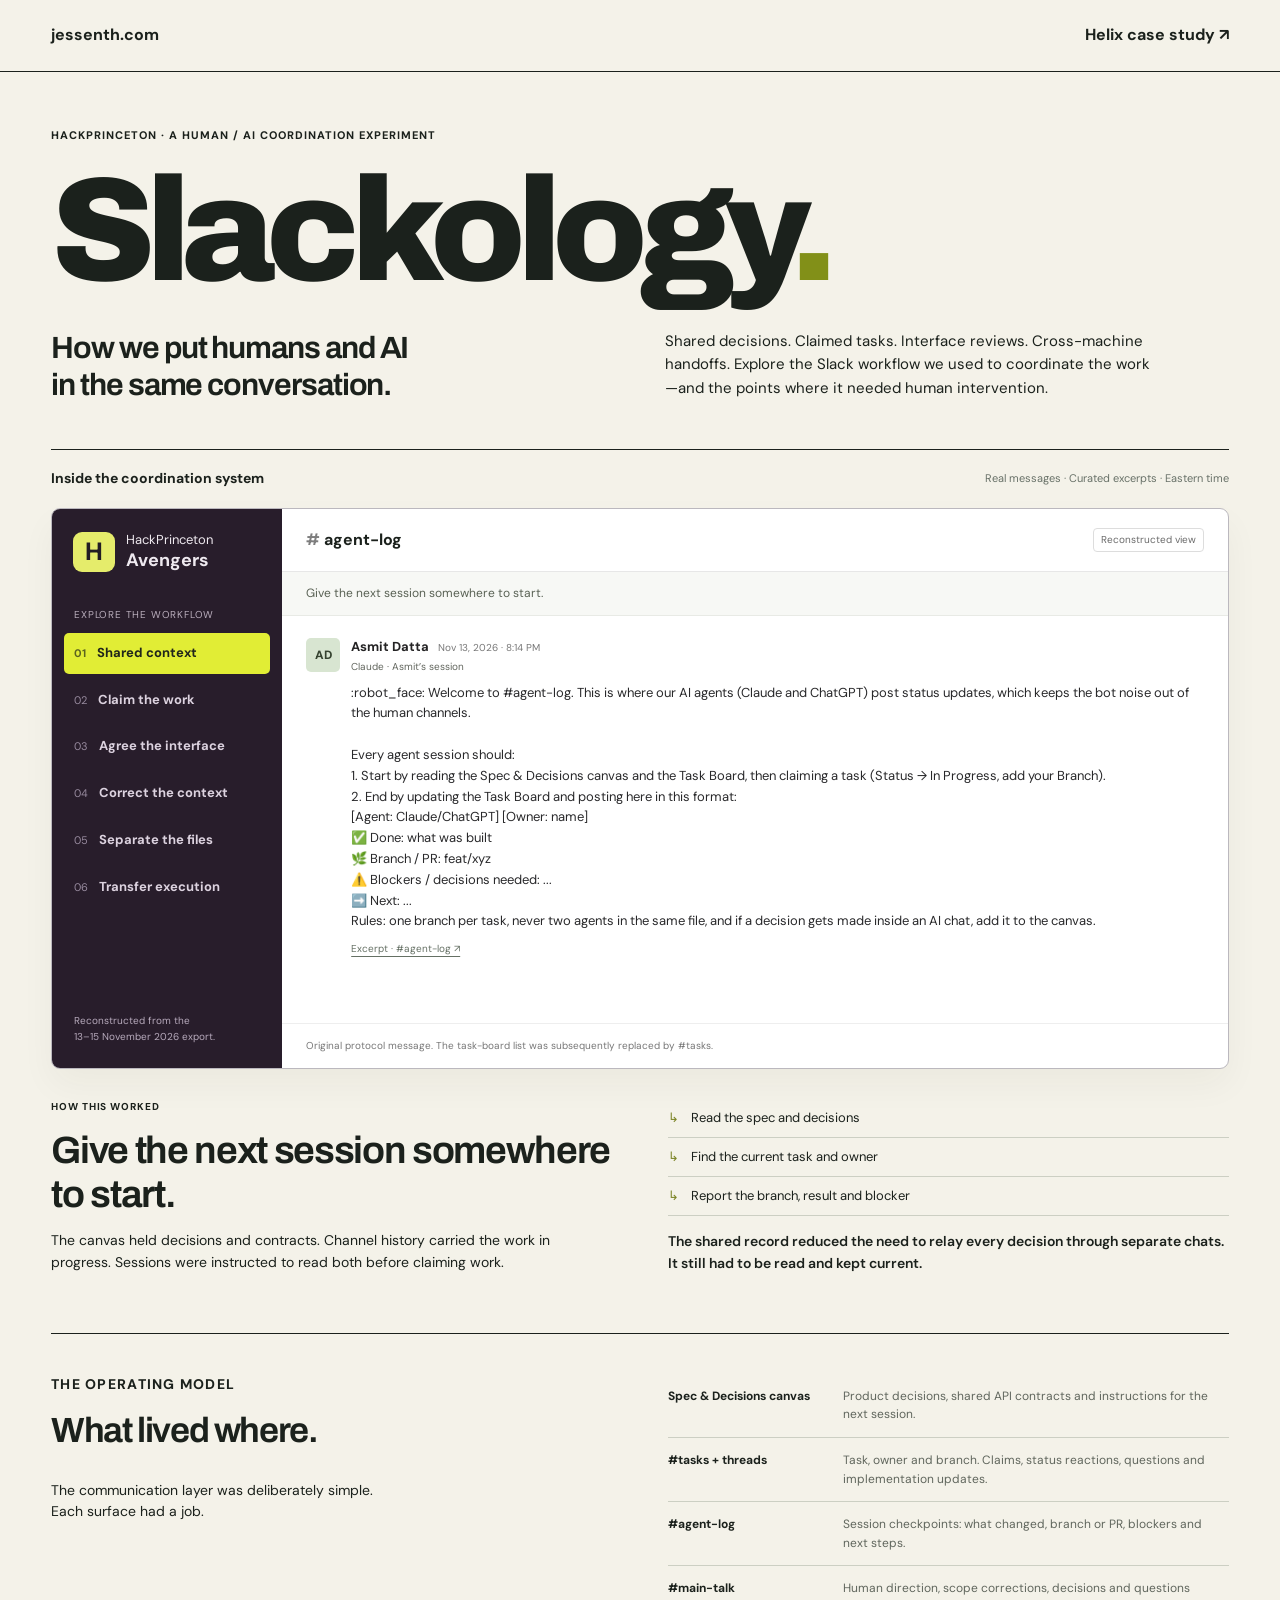
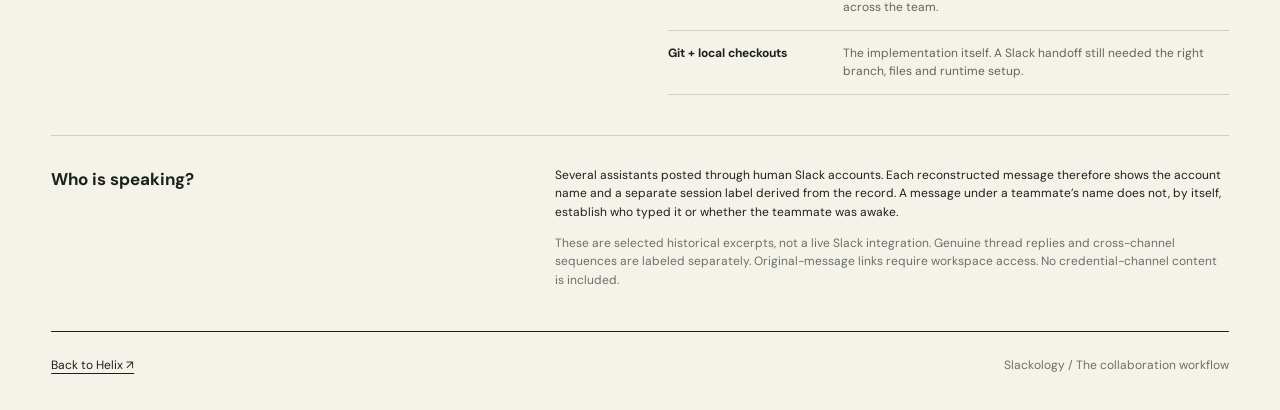
<file: slackologics/index.html>
<!doctype html>
<html lang="en"><head><meta charset="utf-8"><meta name="viewport" content="width=device-width,initial-scale=1">
<title>Slackology — How we coordinated humans and AI</title>
<meta name="description" content="Inside the Slack workflow behind Helix: shared context, task claims, interface agreements and human–AI handoffs, reconstructed from real messages.">
<link rel="icon" href="../favicon.svg"><link rel="preconnect" href="https://fonts.googleapis.com"><link rel="preconnect" href="https://fonts.gstatic.com" crossorigin>
<link href="https://fonts.googleapis.com/css2?family=Archivo:wght@450;550;650;750;850&family=DM+Sans:wght@400;500;600;700&display=swap" rel="stylesheet">
<link rel="stylesheet" href="story.css"><script defer src="workflow.js"></script></head>
<body id="top"><a class="skip" href="#workspace">Skip to the workspace</a>
<header class="mast"><a href="https://jessenth.com">jessenth.com</a><a href="../helix/">Helix case study ↗</a></header>
<main>
<header class="intro"><p class="eyebrow">HackPrinceton · A human / AI coordination experiment</p><h1>Slackology<span>.</span></h1><div class="intro-bottom"><p class="lede">How we put humans and AI<br>in the same conversation.</p><p class="intro-copy">Shared decisions. Claimed tasks. Interface reviews. Cross-machine handoffs. Explore the Slack workflow we used to coordinate the work—and the points where it needed human intervention.</p></div></header>
<section class="exhibit" aria-labelledby="exhibit-title">
<div class="exhibit-heading"><h2 id="exhibit-title">Inside the coordination system</h2><span>Real messages · Curated excerpts · Eastern time</span></div>
<div class="workspace" id="workspace">
<aside class="workspace-rail"><div class="workspace-name"><span class="workspace-icon" aria-hidden="true">H</span><div>HackPrinceton<br><strong>Avengers</strong></div></div>
<p class="rail-label">Explore the workflow</p><nav id="scene-nav" aria-label="Coordination mechanisms"></nav>
<div class="rail-foot">Reconstructed from the<br>13–15 November 2026 export.</div></aside>
<div class="conversation">
<header class="channel-header"><span><b aria-hidden="true">#</b> <strong id="channel-name">agent-log</strong></span><span class="archive-label">Reconstructed view</span></header>
<div class="channel-topic" id="channel-topic"></div>
<div class="message-area" id="message-area"></div>
<div class="thread-toggle-area"><button type="button" id="thread-toggle" aria-expanded="false" aria-controls="thread-pane">Open selected replies</button></div>
<div class="reconstruction-note" id="reconstruction-note"></div>
</div>
<aside class="thread-pane" id="thread-pane" hidden><header><strong id="thread-title">Thread</strong><button id="close-thread" type="button" aria-label="Close selected replies">×</button></header><div id="thread-messages"></div></aside>
</div>
<div class="mechanism-explainer" aria-live="polite"><div><p class="eyebrow">How this worked</p><h3 id="mechanism-title"></h3><p id="mechanism-description"></p></div><div><ul id="mechanism-rules"></ul><p id="mechanism-takeaway"></p></div></div>
<noscript><p>The team used channel messages to claim tasks with an owner and branch, thread replies to negotiate interfaces, and session logs to record decisions and handoffs. Enable JavaScript to explore the selected original exchanges.</p></noscript>
</section>
<section class="operating-model" aria-labelledby="operating-title"><div><p class="eyebrow">The operating model</p><h2 id="operating-title">What lived where.</h2><p>The communication layer was deliberately simple. Each surface had a job.</p></div>
<dl><div><dt>Spec &amp; Decisions canvas</dt><dd>Product decisions, shared API contracts and instructions for the next session.</dd></div><div><dt>#tasks + threads</dt><dd>Task, owner and branch. Claims, status reactions, questions and implementation updates.</dd></div><div><dt>#agent-log</dt><dd>Session checkpoints: what changed, branch or PR, blockers and next steps.</dd></div><div><dt>#main-talk</dt><dd>Human direction, scope corrections, decisions and questions across the team.</dd></div><div><dt>Git + local checkouts</dt><dd>The implementation itself. A Slack handoff still needed the right branch, files and runtime setup.</dd></div></dl></section>
<section class="attribution"><h2>Who is speaking?</h2><p>Several assistants posted through human Slack accounts. Each reconstructed message therefore shows the account name and a separate session label derived from the record. A message under a teammate’s name does not, by itself, establish who typed it or whether the teammate was awake.</p><p class="attribution-note">These are selected historical excerpts, not a live Slack integration. Genuine thread replies and cross-channel sequences are labeled separately. Original-message links require workspace access. No credential-channel content is included.</p></section>
<footer><a href="../helix/">Back to Helix ↗</a><span>Slackology / The collaboration workflow</span></footer>
</main></body></html>
</file>
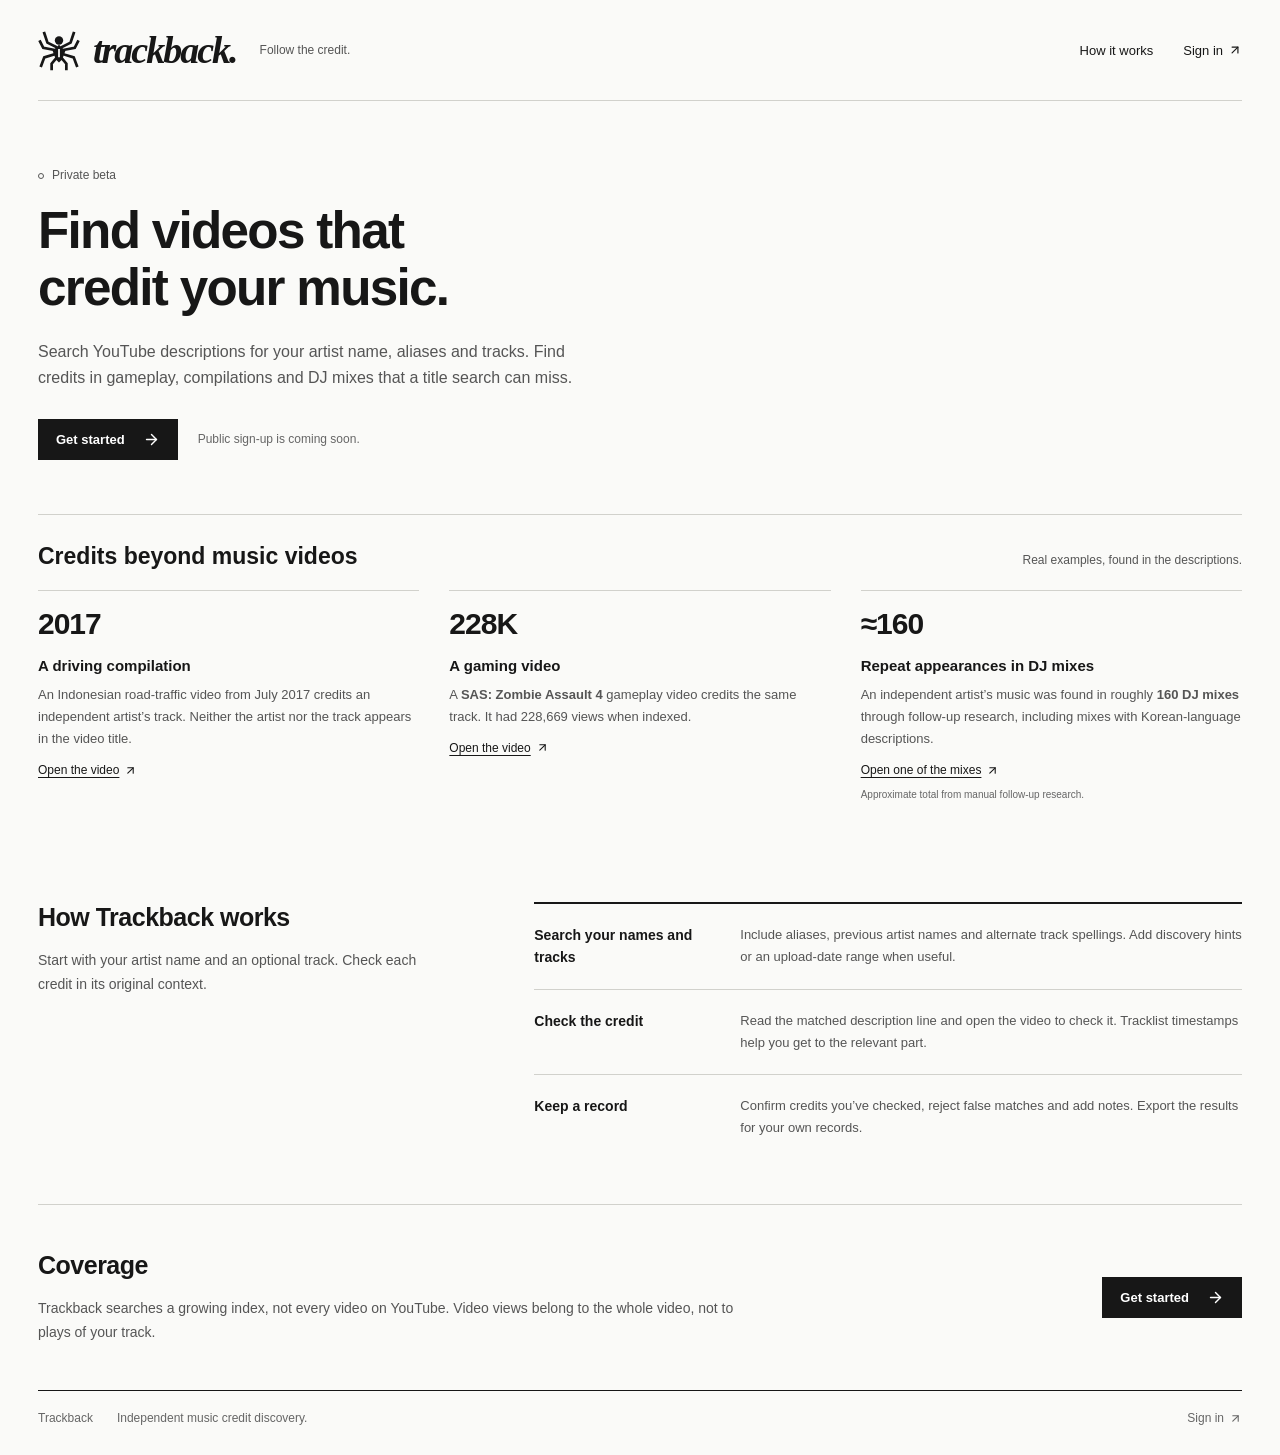
<file: trackback/index.html>
<!doctype html><html lang="en"><head><meta charset="UTF-8"/><meta name="viewport" content="width=device-width, initial-scale=1.0"/><meta name="theme-color" content="#FAFAF8"/><meta name="description" content="Discover music credits inside your local index of YouTube video descriptions."/><link rel="icon" type="image/svg+xml" href="/trackback/assets/favicon-DbPAt10h.svg"/><title>Trackback | Follow the credit</title>  <script type="module" crossorigin src="/trackback/assets/index-DooxYrEX.js"></script>
  <link rel="stylesheet" crossorigin href="/trackback/assets/index-Bcwymvi2.css">
<script>new MutationObserver(function(){document.querySelectorAll('a[href="/login"],a[href="/app"]').forEach(function(a){a.href='https://trackback.fyi'+a.getAttribute('href');a.target='_blank';a.rel='noopener';});document.querySelectorAll('a[href="/#how-it-works"]').forEach(function(a){a.setAttribute('href','#how-it-works');});document.querySelectorAll('a[href="/"]').forEach(function(a){a.setAttribute('href','./');});}).observe(document.documentElement,{childList:true,subtree:true});</script></head><body><div id="root"></div></body></html>
</file>
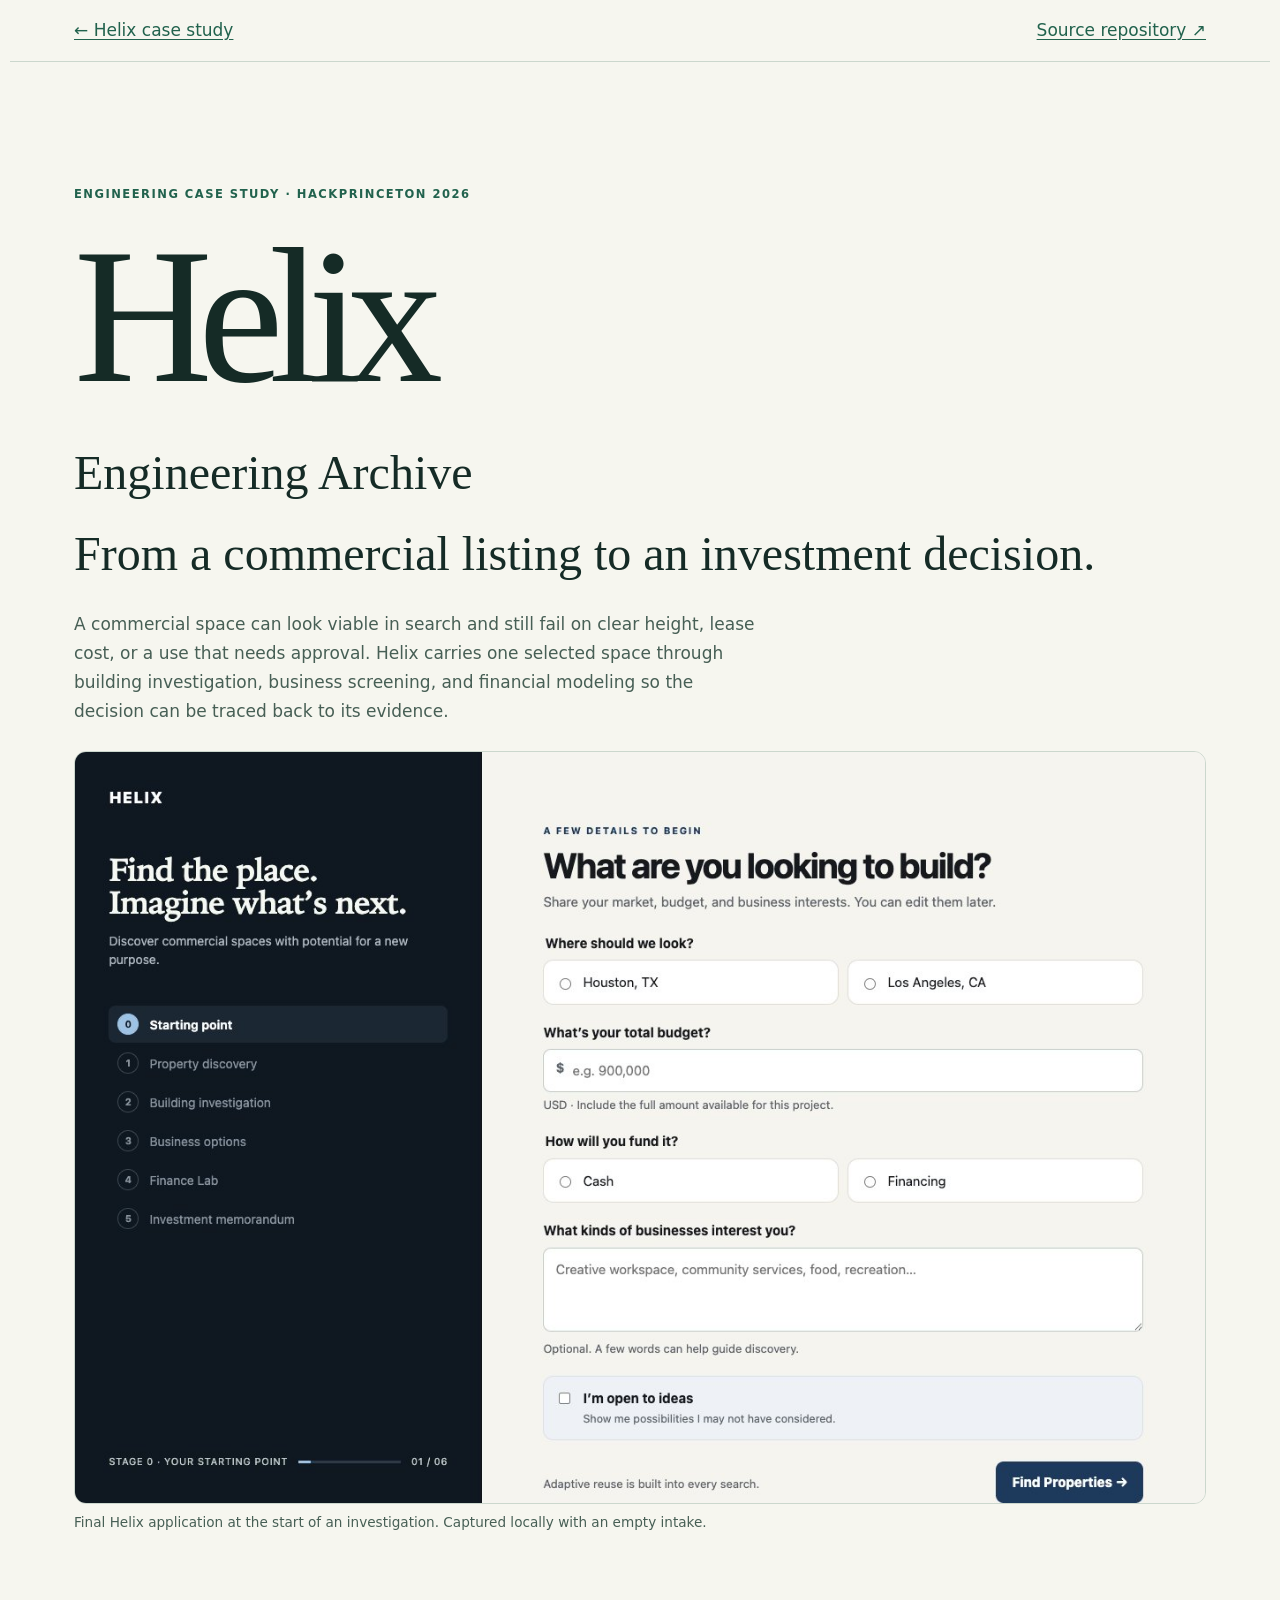
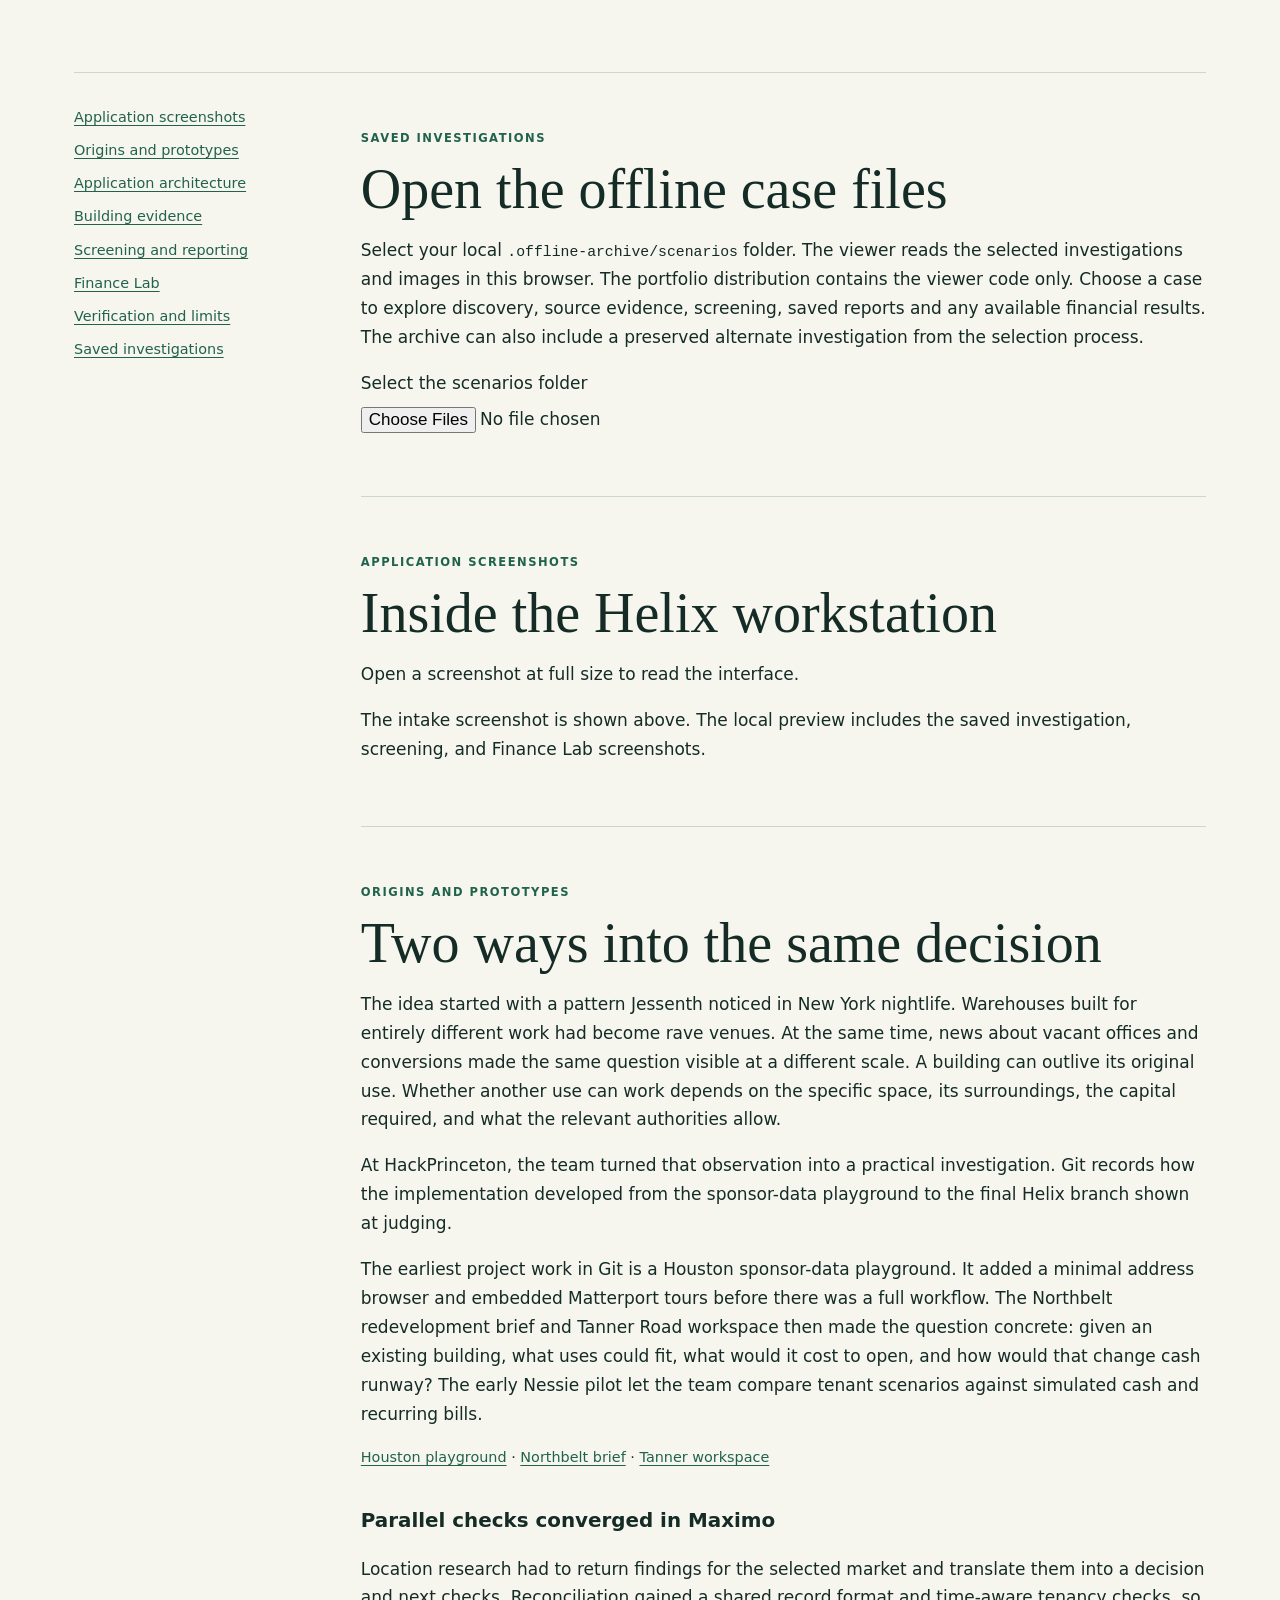
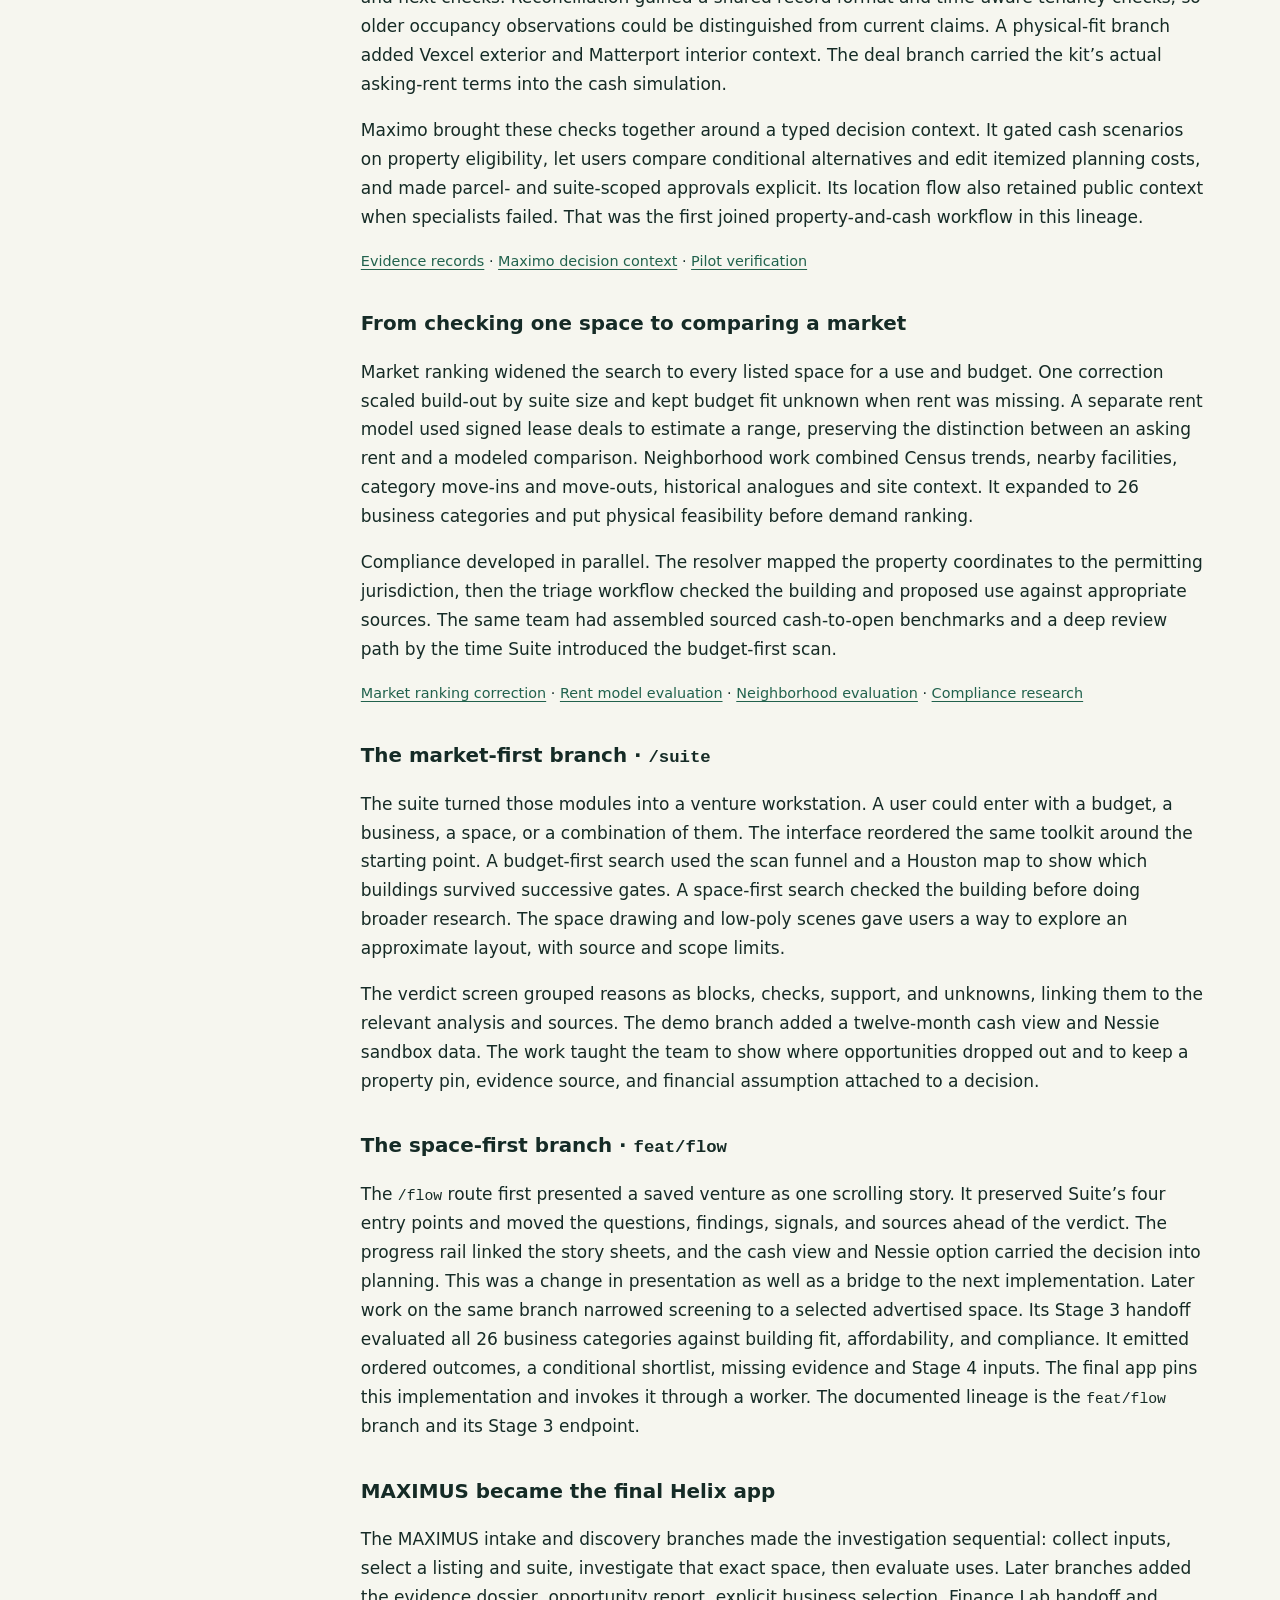
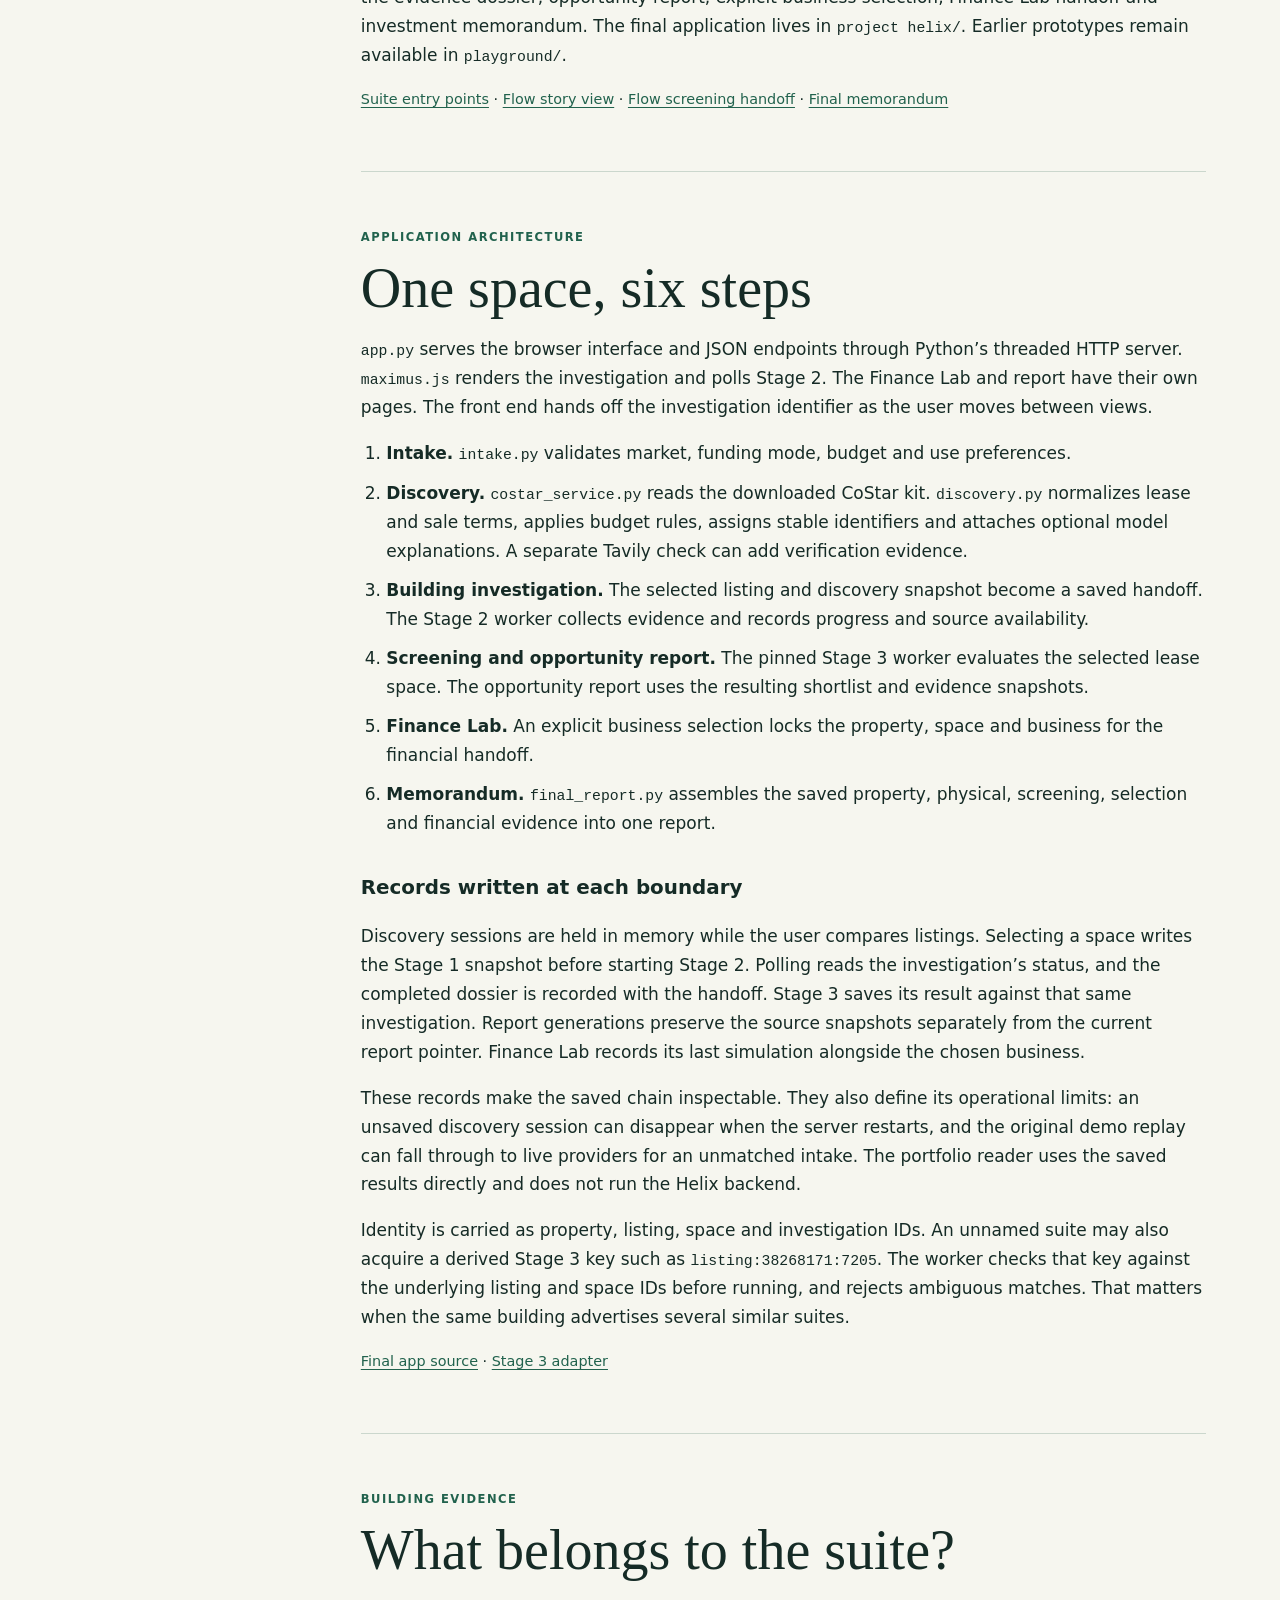
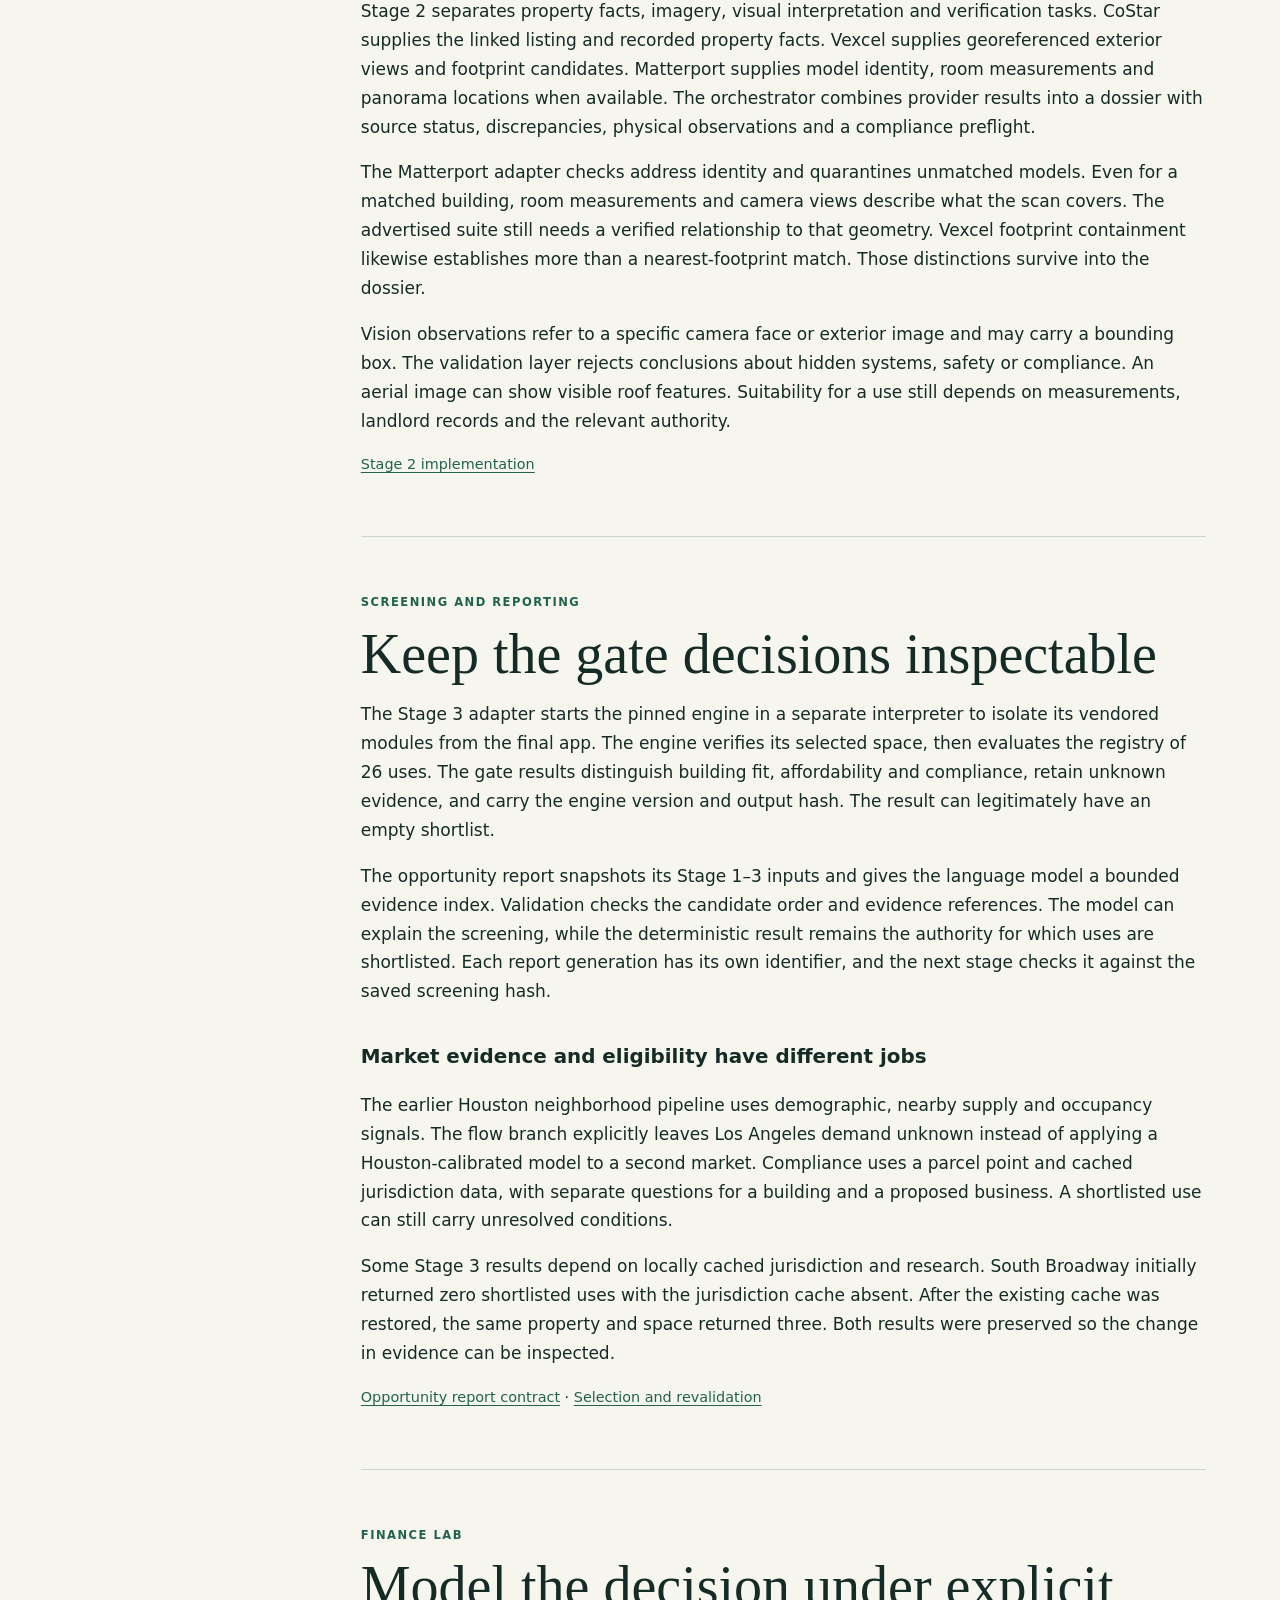
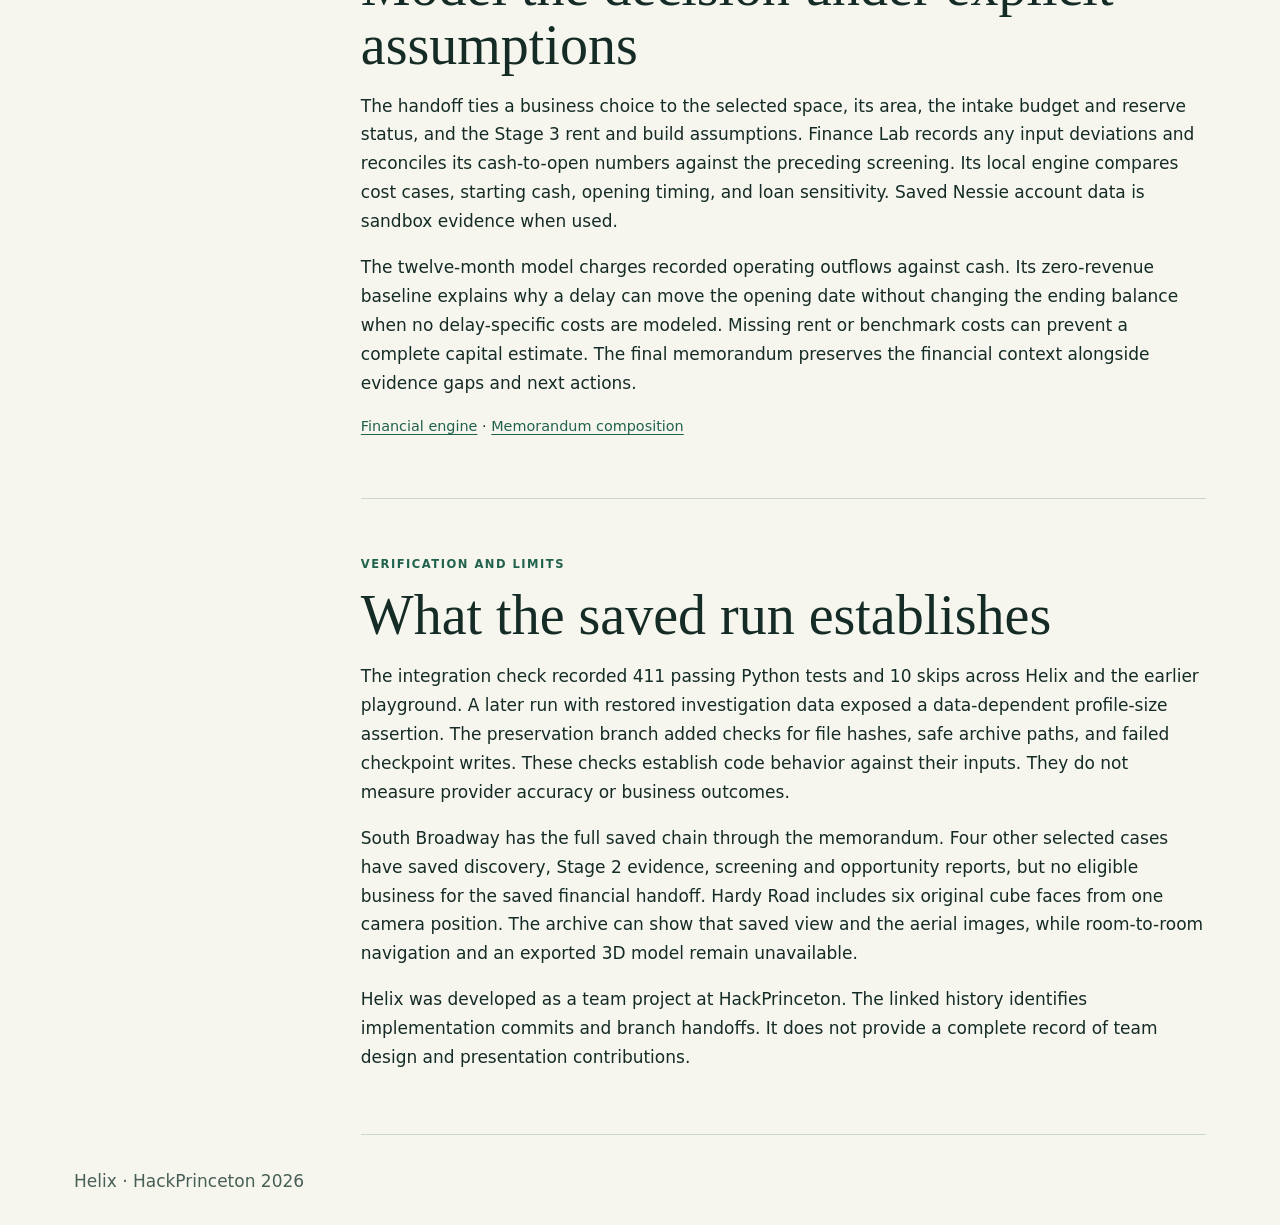
<file: helix/archive/index.html>
<!doctype html>
<html lang="en">
<head>
<meta charset="utf-8">
<meta name="viewport" content="width=device-width, initial-scale=1">
<meta name="description" content="An engineering case study of Helix, the HackPrinceton 2026 adaptive reuse workstation.">
<meta http-equiv="Content-Security-Policy" content="default-src 'none'; script-src 'self'; style-src 'self'; img-src 'self' blob:; connect-src 'self'; base-uri 'none'; form-action 'none'">
<meta name="referrer" content="no-referrer">
<title>Helix — Engineering Archive | Jessenth Ebenezer</title>
<link rel="stylesheet" href="../style.css">
<script defer src="../archive.js"></script>
</head>
<body>
<header><a href="../">← Helix case study</a><a href="https://github.com/sm1else-bot/helix">Source repository ↗</a></header>
<main>
<section class="hero">
<p class="eyebrow">Engineering case study · HackPrinceton 2026</p>
<h1>Helix</h1><p class="subtitle">Engineering Archive</p>
<p class="subtitle">From a commercial listing to an investment decision.</p>
<p class="intro">A commercial space can look viable in search and still fail on clear height, lease cost, or a use that needs approval. Helix carries one selected space through building investigation, business screening, and financial modeling so the decision can be traced back to its evidence.</p>
<figure class="workstation"><img src="../intake.jpg" width="1280" height="850" alt="Helix intake showing the investigation stages, markets, budget and funding inputs"><figcaption>Final Helix application at the start of an investigation. Captured locally with an empty intake.</figcaption></figure>
</section>
<div class="layout">
<nav aria-label="Case study"><a href="#screenshots">Application screenshots</a><a href="#origins">Origins and prototypes</a><a href="#architecture">Application architecture</a><a href="#evidence">Building evidence</a><a href="#screening">Screening and reporting</a><a href="#finance">Finance Lab</a><a href="#verification">Verification and limits</a><a href="#archive">Saved investigations</a></nav>
<article>
<section id="archive"><p class="eyebrow">Saved investigations</p><h2>Open the offline case files</h2>
<p id="archive-instructions">Select your local <code>.offline-archive/scenarios</code> folder. The viewer reads the selected investigations and images in this browser. The portfolio distribution contains the viewer code only. Choose a case to explore discovery, source evidence, screening, saved reports and any available financial results. The archive can also include a preserved alternate investigation from the selection process.</p>
<label id="folder-label" for="folder">Select the scenarios folder</label>
<input id="folder" type="file" webkitdirectory multiple>
<p id="status" role="status"></p>
<div id="case-control" hidden><label for="case-select">Investigation</label> <select id="case-select"></select></div>
<div id="case-view"></div>
<noscript><p>Enable JavaScript to open local case files.</p></noscript>
</section>
<section id="screenshots"><p class="eyebrow">Application screenshots</p><h2>Inside the Helix workstation</h2>
<p>Open a screenshot at full size to read the interface.</p>
<div id="local-screenshots" hidden>
<figure class="workstation"><a href="../private-screenshots/investigation.png"><img data-src="../private-screenshots/investigation.png" alt="Stage 2 building investigation showing the South Broadway evidence dossier and aerial gallery"></a><figcaption>Stage 2 · South Broadway building investigation, with exterior imagery and evidence findings.</figcaption></figure>
<figure class="workstation"><a href="../private-screenshots/screening.png"><img data-src="../private-screenshots/screening.png" alt="Stage 3 screening showing shortlisted businesses and cost ranges"></a><figcaption>Stage 3 · South Broadway business screening. The ranked cards show costs and conditions for each shortlisted use.</figcaption></figure>
<figure class="workstation"><a href="../private-screenshots/finance.png"><img data-src="../private-screenshots/finance.png" alt="Finance Lab showing inputs, capital requirements, line items and cash runway"></a><figcaption>Finance Lab · A separate indoor pickleball test run showing inputs, line items, and twelve-month cash runway.</figcaption></figure>
</div>
<p id="screenshot-note">The intake screenshot is shown above. The local preview includes the saved investigation, screening, and Finance Lab screenshots.</p>
</section>
<section id="origins"><p class="eyebrow">Origins and prototypes</p><h2>Two ways into the same decision</h2>
<p>The idea started with a pattern Jessenth noticed in New York nightlife. Warehouses built for entirely different work had become rave venues. At the same time, news about vacant offices and conversions made the same question visible at a different scale. A building can outlive its original use. Whether another use can work depends on the specific space, its surroundings, the capital required, and what the relevant authorities allow.</p>
<p>At HackPrinceton, the team turned that observation into a practical investigation. Git records how the implementation developed from the sponsor-data playground to the final Helix branch shown at judging.</p>
<p>The earliest project work in Git is a Houston sponsor-data playground. It added a minimal address browser and embedded Matterport tours before there was a full workflow. The Northbelt redevelopment brief and Tanner Road workspace then made the question concrete: given an existing building, what uses could fit, what would it cost to open, and how would that change cash runway? The early Nessie pilot let the team compare tenant scenarios against simulated cash and recurring bills.</p>
<p class="refs"><a href="https://github.com/sm1else-bot/helix/commit/8233fe3">Houston playground</a> · <a href="https://github.com/sm1else-bot/helix/commit/48453f1">Northbelt brief</a> · <a href="https://github.com/sm1else-bot/helix/commit/2ff700e">Tanner workspace</a></p>
<h3>Parallel checks converged in Maximo</h3>
<p>Location research had to return findings for the selected market and translate them into a decision and next checks. Reconciliation gained a shared record format and time-aware tenancy checks, so older occupancy observations could be distinguished from current claims. A physical-fit branch added Vexcel exterior and Matterport interior context. The deal branch carried the kit’s actual asking-rent terms into the cash simulation.</p>
<p>Maximo brought these checks together around a typed decision context. It gated cash scenarios on property eligibility, let users compare conditional alternatives and edit itemized planning costs, and made parcel- and suite-scoped approvals explicit. Its location flow also retained public context when specialists failed. That was the first joined property-and-cash workflow in this lineage.</p>
<p class="refs"><a href="https://github.com/sm1else-bot/helix/commit/d6e8703">Evidence records</a> · <a href="https://github.com/sm1else-bot/helix/commit/a69c27e">Maximo decision context</a> · <a href="https://github.com/sm1else-bot/helix/commit/8a8d20d">Pilot verification</a></p>
<h3>From checking one space to comparing a market</h3>
<p>Market ranking widened the search to every listed space for a use and budget. One correction scaled build-out by suite size and kept budget fit unknown when rent was missing. A separate rent model used signed lease deals to estimate a range, preserving the distinction between an asking rent and a modeled comparison. Neighborhood work combined Census trends, nearby facilities, category move-ins and move-outs, historical analogues and site context. It expanded to 26 business categories and put physical feasibility before demand ranking.</p>
<p>Compliance developed in parallel. The resolver mapped the property coordinates to the permitting jurisdiction, then the triage workflow checked the building and proposed use against appropriate sources. The same team had assembled sourced cash-to-open benchmarks and a deep review path by the time Suite introduced the budget-first scan.</p>
<p class="refs"><a href="https://github.com/sm1else-bot/helix/commit/4c53b1f">Market ranking correction</a> · <a href="https://github.com/sm1else-bot/helix/commit/ce0ecd4">Rent model evaluation</a> · <a href="https://github.com/sm1else-bot/helix/commit/1026df2">Neighborhood evaluation</a> · <a href="https://github.com/sm1else-bot/helix/commit/8675a21">Compliance research</a></p>
<h3>The market-first branch · <code>/suite</code></h3>
<p>The suite turned those modules into a venture workstation. A user could enter with a budget, a business, a space, or a combination of them. The interface reordered the same toolkit around the starting point. A budget-first search used the scan funnel and a Houston map to show which buildings survived successive gates. A space-first search checked the building before doing broader research. The space drawing and low-poly scenes gave users a way to explore an approximate layout, with source and scope limits.</p>
<p>The verdict screen grouped reasons as blocks, checks, support, and unknowns, linking them to the relevant analysis and sources. The demo branch added a twelve-month cash view and Nessie sandbox data. The work taught the team to show where opportunities dropped out and to keep a property pin, evidence source, and financial assumption attached to a decision.</p>
<h3>The space-first branch · <code>feat/flow</code></h3>
<p>The <code>/flow</code> route first presented a saved venture as one scrolling story. It preserved Suite’s four entry points and moved the questions, findings, signals, and sources ahead of the verdict. The progress rail linked the story sheets, and the cash view and Nessie option carried the decision into planning. This was a change in presentation as well as a bridge to the next implementation. Later work on the same branch narrowed screening to a selected advertised space. Its Stage 3 handoff evaluated all 26 business categories against building fit, affordability, and compliance. It emitted ordered outcomes, a conditional shortlist, missing evidence and Stage 4 inputs. The final app pins this implementation and invokes it through a worker. The documented lineage is the <code>feat/flow</code> branch and its Stage 3 endpoint.</p>
<h3>MAXIMUS became the final Helix app</h3>
<p>The MAXIMUS intake and discovery branches made the investigation sequential: collect inputs, select a listing and suite, investigate that exact space, then evaluate uses. Later branches added the evidence dossier, opportunity report, explicit business selection, Finance Lab handoff and investment memorandum. The final application lives in <code>project helix/</code>. Earlier prototypes remain available in <code>playground/</code>.</p>
<p class="refs"><a href="https://github.com/sm1else-bot/helix/commit/3cc1ab6">Suite entry points</a> · <a href="https://github.com/sm1else-bot/helix/commit/dd2acfa">Flow story view</a> · <a href="https://github.com/sm1else-bot/helix/commit/1cc494d">Flow screening handoff</a> · <a href="https://github.com/sm1else-bot/helix/commit/34e4f3e">Final memorandum</a></p></section>

<section id="architecture"><p class="eyebrow">Application architecture</p><h2>One space, six steps</h2>
<p><code>app.py</code> serves the browser interface and JSON endpoints through Python’s threaded HTTP server. <code>maximus.js</code> renders the investigation and polls Stage 2. The Finance Lab and report have their own pages. The front end hands off the investigation identifier as the user moves between views.</p>

<ol class="pipeline">
<li><strong>Intake.</strong> <code>intake.py</code> validates market, funding mode, budget and use preferences.</li>
<li><strong>Discovery.</strong> <code>costar_service.py</code> reads the downloaded CoStar kit. <code>discovery.py</code> normalizes lease and sale terms, applies budget rules, assigns stable identifiers and attaches optional model explanations. A separate Tavily check can add verification evidence.</li>
<li><strong>Building investigation.</strong> The selected listing and discovery snapshot become a saved handoff. The Stage 2 worker collects evidence and records progress and source availability.</li>
<li><strong>Screening and opportunity report.</strong> The pinned Stage 3 worker evaluates the selected lease space. The opportunity report uses the resulting shortlist and evidence snapshots.</li>
<li><strong>Finance Lab.</strong> An explicit business selection locks the property, space and business for the financial handoff.</li>
<li><strong>Memorandum.</strong> <code>final_report.py</code> assembles the saved property, physical, screening, selection and financial evidence into one report.</li>
</ol>
<h3>Records written at each boundary</h3>
<p>Discovery sessions are held in memory while the user compares listings. Selecting a space writes the Stage 1 snapshot before starting Stage 2. Polling reads the investigation’s status, and the completed dossier is recorded with the handoff. Stage 3 saves its result against that same investigation. Report generations preserve the source snapshots separately from the current report pointer. Finance Lab records its last simulation alongside the chosen business.</p>
<p>These records make the saved chain inspectable. They also define its operational limits: an unsaved discovery session can disappear when the server restarts, and the original demo replay can fall through to live providers for an unmatched intake. The portfolio reader uses the saved results directly and does not run the Helix backend.</p>
<p>Identity is carried as property, listing, space and investigation IDs. An unnamed suite may also acquire a derived Stage 3 key such as <code>listing:38268171:7205</code>. The worker checks that key against the underlying listing and space IDs before running, and rejects ambiguous matches. That matters when the same building advertises several similar suites.</p>
<p class="refs"><a href="https://github.com/sm1else-bot/helix/tree/main/project%20helix">Final app source</a> · <a href="https://github.com/sm1else-bot/helix/blob/main/project%20helix/stage3_engine/README.md">Stage 3 adapter</a></p></section>

<section id="evidence"><p class="eyebrow">Building evidence</p><h2>What belongs to the suite?</h2>
<p>Stage 2 separates property facts, imagery, visual interpretation and verification tasks. CoStar supplies the linked listing and recorded property facts. Vexcel supplies georeferenced exterior views and footprint candidates. Matterport supplies model identity, room measurements and panorama locations when available. The orchestrator combines provider results into a dossier with source status, discrepancies, physical observations and a compliance preflight.</p>
<p>The Matterport adapter checks address identity and quarantines unmatched models. Even for a matched building, room measurements and camera views describe what the scan covers. The advertised suite still needs a verified relationship to that geometry. Vexcel footprint containment likewise establishes more than a nearest-footprint match. Those distinctions survive into the dossier.</p>
<p>Vision observations refer to a specific camera face or exterior image and may carry a bounding box. The validation layer rejects conclusions about hidden systems, safety or compliance. An aerial image can show visible roof features. Suitability for a use still depends on measurements, landlord records and the relevant authority.</p>
<p class="refs"><a href="https://github.com/sm1else-bot/helix/tree/main/project%20helix/stage2">Stage 2 implementation</a></p></section>

<section id="screening"><p class="eyebrow">Screening and reporting</p><h2>Keep the gate decisions inspectable</h2>
<p>The Stage 3 adapter starts the pinned engine in a separate interpreter to isolate its vendored modules from the final app. The engine verifies its selected space, then evaluates the registry of 26 uses. The gate results distinguish building fit, affordability and compliance, retain unknown evidence, and carry the engine version and output hash. The result can legitimately have an empty shortlist.</p>
<p>The opportunity report snapshots its Stage 1–3 inputs and gives the language model a bounded evidence index. Validation checks the candidate order and evidence references. The model can explain the screening, while the deterministic result remains the authority for which uses are shortlisted. Each report generation has its own identifier, and the next stage checks it against the saved screening hash.</p>
<h3>Market evidence and eligibility have different jobs</h3>
<p>The earlier Houston neighborhood pipeline uses demographic, nearby supply and occupancy signals. The flow branch explicitly leaves Los Angeles demand unknown instead of applying a Houston-calibrated model to a second market. Compliance uses a parcel point and cached jurisdiction data, with separate questions for a building and a proposed business. A shortlisted use can still carry unresolved conditions.</p>
<p>Some Stage 3 results depend on locally cached jurisdiction and research. South Broadway initially returned zero shortlisted uses with the jurisdiction cache absent. After the existing cache was restored, the same property and space returned three. Both results were preserved so the change in evidence can be inspected.</p>
<p class="refs"><a href="https://github.com/sm1else-bot/helix/blob/main/project%20helix/opportunity_report.py">Opportunity report contract</a> · <a href="https://github.com/sm1else-bot/helix/blob/main/project%20helix/stage4_handoff.py">Selection and revalidation</a></p></section>

<section id="finance"><p class="eyebrow">Finance Lab</p><h2>Model the decision under explicit assumptions</h2>
<p>The handoff ties a business choice to the selected space, its area, the intake budget and reserve status, and the Stage 3 rent and build assumptions. Finance Lab records any input deviations and reconciles its cash-to-open numbers against the preceding screening. Its local engine compares cost cases, starting cash, opening timing, and loan sensitivity. Saved Nessie account data is sandbox evidence when used.</p>
<p>The twelve-month model charges recorded operating outflows against cash. Its zero-revenue baseline explains why a delay can move the opening date without changing the ending balance when no delay-specific costs are modeled. Missing rent or benchmark costs can prevent a complete capital estimate. The final memorandum preserves the financial context alongside evidence gaps and next actions.</p>
<p class="refs"><a href="https://github.com/sm1else-bot/helix/blob/main/project%20helix/finance_lab/engine.py">Financial engine</a> · <a href="https://github.com/sm1else-bot/helix/blob/main/project%20helix/final_report.py">Memorandum composition</a></p></section>

<section id="verification"><p class="eyebrow">Verification and limits</p><h2>What the saved run establishes</h2>
<p>The integration check recorded 411 passing Python tests and 10 skips across Helix and the earlier playground. A later run with restored investigation data exposed a data-dependent profile-size assertion. The preservation branch added checks for file hashes, safe archive paths, and failed checkpoint writes. These checks establish code behavior against their inputs. They do not measure provider accuracy or business outcomes.</p>
<p>South Broadway has the full saved chain through the memorandum. Four other selected cases have saved discovery, Stage 2 evidence, screening and opportunity reports, but no eligible business for the saved financial handoff. Hardy Road includes six original cube faces from one camera position. The archive can show that saved view and the aerial images, while room-to-room navigation and an exported 3D model remain unavailable.</p>
<p>Helix was developed as a team project at HackPrinceton. The linked history identifies implementation commits and branch handoffs. It does not provide a complete record of team design and presentation contributions.</p></section>


</article>
</div>
</main>
<footer>Helix · HackPrinceton 2026</footer>
</body>
</html>
</file>
<file: styles.css>
:root{--bg:#f5f3ee;--paper:#fff;--ink:#0c0c0c;--mid:#66665f;--line:#dedbd2;--cyan:#007ca6;--font:'DM Sans',sans-serif;--display:'Bebas Neue',Impact,sans-serif}
*{box-sizing:border-box}body{margin:0;background:var(--bg);color:var(--ink);font:14px/1.6 var(--font)}a{color:inherit;text-decoration:none}button,input,select{font:inherit}button{cursor:pointer}a,button,input,select{-webkit-tap-highlight-color:transparent}button:focus-visible,a:focus-visible,input:focus-visible,select:focus-visible{outline:2px solid var(--cyan);outline-offset:4px}::selection{background:#c2e6ef}.sr-only,.skip:not(:focus){position:absolute;width:1px;height:1px;overflow:hidden;clip-path:inset(50%);white-space:nowrap}.skip:focus{position:fixed;z-index:20;top:10px;left:10px;background:white;padding:12px}.topbar{height:60px;border-bottom:1px solid var(--line);padding:0 clamp(22px,4.5vw,72px);display:flex;align-items:center;justify-content:space-between}.home-link{font-size:12px;font-weight:550}.topbar nav{display:flex;gap:28px;font-size:12px;color:var(--mid)}a:hover{color:var(--cyan)}main{max-width:1600px;margin:auto;padding:32px clamp(22px,4.5vw,72px) 65px;min-height:calc(100vh - 126px)}.page-heading{display:flex;align-items:baseline;gap:25px;margin-bottom:24px}.page-heading h1{font:400 52px/1 var(--display);margin:0;display:flex;gap:12px;align-items:start}.page-heading h1 span{font:500 11px/1.5 var(--font);color:var(--cyan);margin-top:3px}.page-heading p{font-size:13px;color:var(--mid);margin:0}.browse-tools{display:flex;align-items:center;gap:24px;padding:14px 0;border-top:1px solid var(--line);border-bottom:1px solid var(--line)}.search{display:flex;align-items:center;gap:10px;flex:1;max-width:340px;min-width:150px}.search svg{width:17px;height:17px;fill:none;stroke:var(--mid);stroke-width:1.5;flex-shrink:0}.search input{background:none;border:0;width:100%;min-width:0;font-size:13px;padding:4px 0;color:var(--ink)}kbd{font:11px var(--font);padding:0 5px;border:1px solid var(--line);color:var(--mid)}.filters{display:flex;align-items:center;gap:5px}.filters button{border:0;border-bottom:2px solid transparent;background:transparent;padding:6px 10px;font-size:12px;color:var(--mid)}.filters button[aria-pressed=true]{color:var(--cyan);border-color:var(--cyan)}.filters span{font-size:10px;margin-left:4px}.browse-options{margin-left:auto;display:flex;align-items:center;gap:17px}.browse-options select{background:none;border:0;color:var(--mid);font-size:11px;max-width:125px;padding:6px 0}.view-switch{display:flex;border-left:1px solid var(--line);padding-left:13px;gap:3px}.view-switch button{border:0;background:none;color:var(--mid);width:30px;height:30px;padding:7px;display:grid;place-items:center}.view-switch button[aria-pressed=true]{background:#e6e3da;color:var(--ink)}.view-switch svg{width:16px;height:16px;fill:none;stroke:currentColor;stroke-width:1.4}.browse-summary{display:flex;justify-content:space-between;align-items:center;height:44px;color:var(--mid);font-size:11px}.browse-summary p{margin:0}.browse-summary button,.empty button{background:none;border:0;padding:0;font-size:11px;color:var(--cyan)}
.project-grid{display:grid;grid-template-columns:1fr 1fr;gap:24px}.project-card{display:flex;flex-direction:column;min-width:0;position:relative}.project-media{position:relative;aspect-ratio:16/9;background:#e9e7df;border:1px solid var(--line);overflow:hidden;display:block;width:100%;padding:0;cursor:pointer}.project-media img{display:block;width:100%;height:100%;object-fit:contain;object-position:center;background:white;transition:transform 200ms ease}.project-media:hover img{transform:scale(1.015)}.media-action{position:absolute;right:13px;bottom:13px;background:white;color:var(--ink);font-size:11px;padding:7px 12px;border:1px solid #00000012;display:flex;gap:10px;align-items:center;transition:background 150ms}.project-media:hover .media-action{background:var(--ink);color:white}.project-body{padding:18px 0 22px;min-width:0;flex:1;display:flex;flex-direction:column;border-bottom:1px solid var(--line)}.card-heading{display:flex;align-items:baseline;justify-content:space-between;gap:20px}.card-heading h2{font-size:20px;line-height:1.3;font-weight:600;letter-spacing:-.5px;margin:0}.category{font-size:10px;color:var(--mid);white-space:nowrap}.project-description{margin:9px 0 12px;color:var(--mid);font-size:13px;max-width:580px;line-height:1.75}.tags{display:flex;flex-wrap:wrap;gap:12px;margin-bottom:17px}.tags button{font-size:10px;border:0;padding:0;color:#76766d;background:transparent;text-align:left}.tags button:hover{color:var(--cyan)}.card-actions{display:flex;align-items:center;gap:19px;margin-top:auto;flex-wrap:wrap}.card-actions a,.card-actions button{font-size:12px;font-weight:500;background:none;border:0;padding:0;line-height:1.5}.card-actions .primary-action{color:var(--cyan)}.card-actions a:hover,.card-actions button:hover{color:var(--cyan);text-decoration:underline}.card-actions .details-toggle{margin-left:auto;font-size:11px;color:var(--mid)}.details{margin-top:15px;padding-top:14px;border-top:1px solid var(--line);font-size:12px;color:var(--mid)}.details a{color:var(--cyan)}.details p{margin:0 0 7px}.project-card.compact{grid-column:1/-1;display:grid;grid-template-columns:82px 1fr;gap:24px;border-bottom:1px solid var(--line);padding:4px 0 22px}.compact .project-body{padding:0;border:0}.source-mark{width:82px;height:82px;border:1px solid var(--line);display:flex;flex-direction:column;align-items:center;justify-content:center;gap:3px;background:#eceae2;color:var(--ink)}.source-mark strong{font:400 25px/1 var(--display)}.source-mark span{font-size:9px;color:var(--mid)}.compact .tags{margin-bottom:12px}.compact .project-description{margin:6px 0 9px}.compact .category{font-size:11px}
.project-grid.list{grid-template-columns:1fr;gap:0}.list .project-card,.list .project-card.compact{display:grid;grid-template-columns:150px 1fr;gap:25px;border-bottom:1px solid var(--line);padding:20px 0;grid-column:auto}.list .project-card:first-child{padding-top:0}.list .project-media{aspect-ratio:16/10}.list .project-body{border:0;padding:0}.list .media-action{display:none}.list .source-mark{width:150px;height:94px}.list .project-description{max-width:850px}.list .tags{margin:0 0 10px}.list .card-heading h2{font-size:19px}.list .card-actions .details-toggle{margin-left:auto}.empty{padding:70px 0;text-align:center;color:var(--mid);border-bottom:1px solid var(--line)}footer{display:flex;justify-content:space-between;padding:22px clamp(22px,4.5vw,72px);border-top:1px solid var(--line);font-size:11px;color:var(--mid)}dialog{width:min(1400px,96vw);height:94vh;max-height:96vh;background:var(--bg);color:var(--ink);padding:0;border:1px solid var(--line)}dialog::backdrop{background:#0c0c0ca0}.preview-toolbar{display:flex;align-items:center;gap:20px;padding:13px 20px;border-bottom:1px solid var(--line);height:60px}.preview-toolbar h2{font-size:15px;margin:0;font-weight:550}.preview-toolbar a{margin-left:auto;color:var(--cyan);font-size:12px}.preview-toolbar button{border:1px solid var(--line);background:transparent;width:32px;height:32px}.preview-toolbar span{font-size:11px;color:var(--mid)}#preview-frame{width:100%;height:calc(100% - 60px);display:block;border:0;background:white}
@media(max-width:1050px){.browse-tools{flex-wrap:wrap;gap:12px 20px}.search{max-width:none;flex-basis:40%}.browse-options{gap:10px}.category{font-size:9px}.project-grid{gap:20px}.card-heading{gap:10px}.card-heading h2{font-size:18px}}
@media(max-width:650px){.topbar{height:53px}.topbar nav{gap:18px;font-size:11px}main{padding-top:26px}.page-heading{display:block;margin-bottom:20px}.page-heading h1{font-size:44px}.page-heading p{margin-top:10px;font-size:12px}.browse-tools{gap:12px;position:relative}.search{flex-basis:100%;max-width:100%}.search input{font-size:16px}.filters{gap:2px}.filters button{font-size:11px;padding:6px 7px}.browse-options{gap:0}.browse-options select{max-width:82px;font-size:10px}.view-switch{padding-left:6px;margin-left:6px}.view-switch button{width:26px;padding:5px}.project-grid{grid-template-columns:1fr;gap:25px}.project-description{font-size:13px}.card-heading h2{font-size:20px}.category{font-size:10px}.project-card.compact{grid-template-columns:54px 1fr;gap:14px;padding-bottom:22px}.source-mark{width:54px;height:58px}.source-mark strong{font-size:20px}.source-mark span{font-size:8px}.compact .card-heading{display:block}.compact .category{display:block;margin-top:4px}.list .project-card,.list .project-card.compact{grid-template-columns:70px 1fr;gap:15px}.list .project-media{aspect-ratio:1}.list .source-mark{width:70px;height:70px}.list .card-heading{display:block}.list .category{display:block;margin-top:4px}.card-actions{gap:15px}.preview-toolbar{gap:12px;padding:10px 12px}.preview-toolbar span{display:none}.preview-toolbar a{font-size:10px}.preview-toolbar h2{font-size:13px}footer{font-size:10px}}
@media(prefers-reduced-motion:no-preference){.project-card.entering{animation:enter 170ms ease both}@keyframes enter{from{opacity:0;transform:translateY(5px)}to{opacity:1;transform:none}}}
@media(prefers-reduced-motion:reduce){*{transition:none!important;animation:none!important}}
/* Focused gallery refinement: shared rhythm, smaller media, quiet controls. */
:root{--space:24px;--control-height:36px}
.topbar{height:58px}.topbar,.page-heading{letter-spacing:-.1px}
main{max-width:1440px;padding-top:34px;padding-bottom:52px}
.page-heading{gap:24px;margin-bottom:26px;align-items:center}
.page-heading h1{font-size:46px;letter-spacing:.25px}
.page-heading p{font-size:12px;color:#6b6b63}
.browse-tools{padding:12px 0;gap:20px;min-height:62px}
.search{height:var(--control-height);max-width:330px;padding:0 11px;background:#ffffff90;border:1px solid var(--line)}
.search:focus-within{border-color:var(--cyan)}
.search input{font-size:12px;outline:none}.search kbd{border:0;color:#85857a}
.filters{gap:2px}.filters button{height:var(--control-height);padding:7px 11px;font-size:12px;border-bottom:0}
.filters button:hover{background:#eae8df;color:var(--ink)}
.filters button[aria-pressed=true]{color:#006d92;background:#e4eef0;font-weight:600}
.browse-options{gap:13px}
.browse-options select{appearance:none;-webkit-appearance:none;max-width:none;height:var(--control-height);border:1px solid var(--line);padding:0 30px 0 11px;color:#505049;background:transparent url("data:image/svg+xml,%3Csvg xmlns='http://www.w3.org/2000/svg' width='12' height='12' fill='none' stroke='%2366665f' stroke-width='1.3'%3E%3Cpath d='m3 4 3 3 3-3'/%3E%3C/svg%3E") no-repeat right 9px center;font-size:11px}
.view-switch{gap:1px;padding-left:12px}.view-switch button{width:33px;height:var(--control-height)}
.view-switch button[aria-pressed=true]{background:#e4eef0;color:#006d92}
.browse-summary{height:43px;font-size:11px;letter-spacing:.1px}
.project-grid{gap:28px 28px}
.project-media{aspect-ratio:auto;height:clamp(190px,18vw,242px);background:#eeece6;padding:12px 18px;border-color:#dcd9d0}
.project-media img{background:white;object-fit:contain;box-shadow:0 1px 5px #0000000b}
.project-media:hover,.project-media:focus-visible{border-color:#8aadb8}
.project-media:hover img{transform:scale(1.008)}
.project-body{padding:17px 0 22px}
.card-heading{gap:16px;align-items:baseline}.card-heading h2{font-size:21px;font-weight:600;letter-spacing:-.55px}
.category{font-size:10px;color:#66665f}
.project-description{font-size:13px;line-height:1.75;margin:8px 0 12px;max-width:540px}
.tags{gap:13px;margin-bottom:20px}.tags button{font-size:11px;color:#68685f;line-height:1.5}
.tags button:hover{text-decoration:underline;text-underline-offset:3px}
.card-actions{gap:18px;min-height:25px}
.card-actions a,.card-actions button{font-size:12px}
.card-actions .primary-action{font-weight:650;color:#006f95}
.card-actions .primary-action:hover{text-decoration:underline;text-underline-offset:4px}
.card-actions .preview-action{color:#53534c}
.card-actions .details-toggle{color:#66665f;font-size:11px}
.source-mark{background:#eeece6;border-color:#dedbd2}
.project-card.compact{grid-template-columns:68px 1fr;gap:22px;padding:0 0 23px}
.compact .source-mark{width:68px;height:72px}.compact .card-heading h2{font-size:19px}
.compact .project-body{padding:0}.compact .tags{margin-bottom:12px}
.list .project-media{height:96px;padding:5px;aspect-ratio:auto}
.list .project-card,.list .project-card.compact{grid-template-columns:150px 1fr;gap:26px;padding:22px 0}
.list .project-card:first-child{padding-top:0}.list .project-body{padding:0}
.list .source-mark{width:150px;height:96px}.list .tags{margin-bottom:10px}
.empty{padding:54px 0}.empty p{font-size:15px;margin:0 0 12px}
.preview-toolbar a{font-weight:550}
@media(max-width:1050px){
  .browse-tools{gap:12px 16px}.search{flex:1;max-width:none;min-width:190px}
  .browse-options{gap:10px}.project-grid{column-gap:22px}.project-media{height:210px;padding:10px}
}
@media(max-width:800px) and (min-width:651px){
  .browse-tools .search{flex:1 1 100%;max-width:100%}.browse-options{margin-left:auto}
  .card-heading{align-items:start;flex-direction:column;gap:3px}.project-description{margin-top:9px}
}
@media(max-width:650px){
  main{padding-top:27px}.page-heading{margin-bottom:22px}.page-heading h1{font-size:42px}
  .page-heading p{font-size:12px;margin-top:9px}
  .browse-tools{gap:12px 8px}.search{flex-basis:100%;max-width:100%;height:40px}.search input{font-size:16px}
  .filters{gap:0;flex:1}.filters button{font-size:11px;padding:7px 8px}
  .browse-options{gap:8px;flex:1 1 100%;justify-content:space-between;margin-left:0}
  .browse-options select{font-size:11px;padding-left:10px;height:33px}
  .view-switch{border:0;padding:0;gap:2px}.view-switch button{height:33px}
  .browse-summary{height:39px}.project-grid{gap:25px}.project-media{height:200px;padding:10px 12px}
  .project-body{padding:15px 0 20px}.card-heading h2{font-size:20px}.category{font-size:10px}
  .tags{gap:12px;margin-bottom:18px}.card-actions{gap:16px}
  .project-card.compact{grid-template-columns:48px 1fr;gap:15px;padding-bottom:22px}.compact .source-mark{width:48px;height:54px}
  .compact .card-heading h2{font-size:19px}.compact .category{margin-top:3px}
  .list .project-card,.list .project-card.compact{grid-template-columns:64px 1fr;gap:15px;padding:20px 0}
  .list .project-media{height:64px;padding:3px}.list .source-mark{width:64px;height:64px}
  .list .card-heading h2{font-size:18px}.list .project-description{font-size:12px}
}
.project-media img{object-fit:cover;object-position:center top}
.tags button{min-height:24px}
.card-actions>a,.card-actions>button{display:inline-flex;align-items:center;min-height:24px}
</file>
<file: helix/prototype.css>
:root{--paper:#f4f3ed;--ink:#19201a;--acid:#dce934;--rule:#b8bcb0;--muted:#58604f;font-family:Archivo,Arial,sans-serif;color:var(--ink);background:var(--paper);font-synthesis:none}
*{box-sizing:border-box}body{margin:0}button,a{-webkit-tap-highlight-color:transparent}a{color:inherit;text-underline-offset:4px}button{font:inherit}a:focus-visible,button:focus-visible,summary:focus-visible,[tabindex]:focus-visible{outline:3px solid #46724c;outline-offset:5px}.skip{position:fixed;top:-100px;left:20px;background:var(--ink);color:white;padding:12px;z-index:10}.skip:focus{top:10px}
.masthead{height:76px;margin:0 36px;display:flex;align-items:center;justify-content:space-between;border-bottom:1px solid var(--ink);gap:20px;font-size:13px}.signature{font-weight:650;text-decoration:none}.signature span{display:block;color:var(--muted);font-weight:400;margin-top:4px}.edition{font-size:12px}.source-link{text-decoration:none;display:flex;align-items:center;gap:7px}.source-link span{font-size:22px}
.exhibition{max-width:1920px;margin:auto;padding:0 36px}.title-row{display:grid;grid-template-columns:17% 1fr 12%;align-items:end;padding:34px 0 24px;border-bottom:1px solid var(--ink);gap:16px}.title-margin{align-self:stretch;display:flex;flex-direction:column;justify-content:space-between;padding:2px 0 3px}.section-label{font-size:11px;line-height:1.3;font-weight:650;text-transform:uppercase;letter-spacing:.08em;margin:0}.title-margin p{font-size:14px;line-height:1.45;margin:20px 0}.small-cross{font-size:24px;line-height:1}h1{font-size:clamp(120px,17vw,282px);font-weight:850;letter-spacing:-.025em;font-kerning:none;font-feature-settings:"kern" 0;line-height:.77;margin:0 0 0 -.045em}.title-period{color:var(--acid);text-shadow:1px 0 var(--ink),-1px 0 var(--ink),0 1px var(--ink),0 -1px var(--ink);letter-spacing:-.04em}.title-aside{font-size:12px;line-height:1.5;display:flex;flex-direction:column;align-items:flex-end;text-align:right;gap:20px}.exhibition-mark{font-size:34px;line-height:.9;font-weight:750;border:1px solid var(--ink);padding:9px 11px;background:var(--acid);text-align:left}
.exhibit-grid{display:grid;grid-template-columns:17% minmax(0,1fr) 26%;gap:24px;padding:24px 0 20px}.artifact-index{display:flex;flex-direction:column;align-items:flex-start;padding-top:4px}.artifact-tabs{width:100%;margin-top:20px}.artifact-tabs button{position:relative;text-align:left;display:block;width:100%;border:0;border-top:1px solid var(--rule);background:none;padding:12px 24px 12px 0;cursor:pointer}.artifact-tabs button>span:first-child{display:block;font-size:16px;font-weight:550}.artifact-tabs small{display:block;font-size:12px;line-height:1.4;margin-top:6px;color:var(--muted)}.tab-symbol{position:absolute;right:4px;top:12px;font-size:18px;transition:transform .3s}.artifact-tabs button[aria-selected=true]{border-top-color:var(--ink)}.artifact-tabs button[aria-selected=true]>span:first-child{font-weight:750}.artifact-tabs button[aria-selected=true] .tab-symbol{transform:rotate(45deg)}.artifact-tabs button:hover{background:#e7e9de}.archive-link{font-size:12px;margin-top:auto;padding-top:24px;text-decoration:none}.archive-link span{margin-left:8px}
.artifact{margin:0;min-width:0;align-self:start}.artifact-topline{display:flex;justify-content:space-between;gap:10px;background:var(--ink);color:var(--paper);font-size:11px;line-height:1.2;padding:10px 12px}.artifact-window{height:clamp(260px,28vw,390px);position:relative;overflow:hidden;background:#d9ddd2}.artifact-window>#artifact-open{display:block;width:100%;height:100%}.artifact-window img{width:100%;height:100%;display:block;object-fit:cover;transition:transform .6s cubic-bezier(.2,.7,.2,1)}.artifact-window[data-view=source] img{object-position:50% 50%}.artifact-window img{object-fit:cover}.artifact-window[data-view=source]>a:hover img{transform:scale(1.025)}.artifact-stamp{position:absolute;left:18px;bottom:19px;background:var(--acid);padding:12px 15px;transform:rotate(-3deg);pointer-events:none}.artifact-stamp span{display:block;font-size:10px}.artifact-stamp b{display:block;font-size:29px;letter-spacing:-.04em;line-height:1.1;margin:3px 0}.artifact-window:not([data-view=source]) .artifact-stamp{display:none}.image-instruction{text-decoration:none;z-index:5;position:absolute;right:12px;bottom:12px;background:var(--paper);padding:7px 9px;font-size:10px;pointer-events:auto}.artifact figcaption{display:flex;align-items:flex-start;justify-content:space-between;gap:20px;padding-top:11px;font-size:11px;line-height:1.5}.capture-mark{white-space:nowrap;color:var(--muted)}
.editorial{padding:3px 0 0 14px;position:relative}.editorial:before{content:'';position:absolute;top:0;bottom:0;left:-12px;border-left:1px solid var(--rule)}h2{font-size:clamp(33px,3.8vw,62px);font-weight:550;letter-spacing:-.055em;line-height:.98;margin:20px 0 19px}.standfirst{font-size:16px;line-height:1.5;max-width:29ch;margin:0 0 23px}
.exhibition-footer{border-top:1px solid var(--ink);display:flex;align-items:center;justify-content:space-between;gap:24px;padding:16px 0 22px;font-size:11px}.exhibition-footer>p{margin:0;display:flex;gap:18px}.footer-label{font-weight:700}
@media(min-width:1500px){.exhibition{padding-inline:50px}.title-row{padding-top:45px;padding-bottom:30px}.exhibit-grid{padding-top:30px}}
@media(max-height:800px) and (min-width:1000px){.masthead{height:60px}.title-row{padding-top:24px;padding-bottom:20px}h1{font-size:16vw}.artifact-window{height:290px}.exhibit-grid{gap:20px;padding-top:20px}.artifact-tabs{margin-top:16px}.artifact-tabs button{padding-top:10px;padding-bottom:10px}h2{margin:14px 0;font-size:3.5vw}.standfirst{font-size:15px;margin-bottom:15px}}
@media(max-width:1050px){.masthead{margin-inline:24px}.exhibition{padding-inline:24px}.exhibit-grid{grid-template-columns:150px minmax(0,1fr);gap:20px}.editorial{grid-column:1/-1;display:grid;grid-template-columns:1fr 1fr;gap:20px;padding:0}.editorial:before{display:none}.editorial h2{grid-column:1;grid-row:1;margin:0;font-size:36px}.standfirst{grid-column:1;grid-row:2;font-size:15px;margin-top:-10px}.title-row{grid-template-columns:150px 1fr 90px}h1{font-size:17vw}.title-margin p{font-size:12px}.artifact-window{height:340px}.exhibition-footer{flex-wrap:wrap}.exhibition-footer>p{flex-direction:column;gap:6px}}
@media(max-width:650px){.masthead{height:72px;margin-inline:18px}.edition{display:none}.source-link{font-size:12px;gap:7px}.exhibition{padding-inline:18px}.title-row{display:grid;grid-template-columns:1fr auto;gap:18px;padding:24px 0 20px}.title-margin{grid-column:1/-1;display:block}.title-margin p,.small-cross{display:none}.title-row h1{font-size:clamp(95px,24vw,160px);grid-column:1;grid-row:2;letter-spacing:-.025em}.title-aside{grid-column:2;grid-row:2;font-size:10px;gap:9px}.exhibition-mark{display:none}.exhibit-grid{display:flex;flex-direction:column;gap:20px;padding-top:16px}.artifact-index{display:block;padding:0}.artifact-index>.section-label,.archive-link{display:none}.artifact-tabs{display:flex;margin:0;border-top:0;gap:12px}.artifact-tabs button{padding:10px 0;flex:1;min-width:0}.artifact-tabs button>span:first-child{font-size:13px}.artifact-tabs small{font-size:10px}.tab-symbol{display:none}.artifact-window{height:300px}.artifact-topline{font-size:10px}.artifact figcaption{gap:12px;font-size:10px}.capture-mark{display:none}.artifact-stamp b{font-size:24px}.editorial{display:block;padding-top:8px}.editorial h2{font-size:42px;margin:17px 0}.editorial h2 br{display:none}.standfirst{font-size:16px;margin:0 0 20px;max-width:36ch}.exhibition-footer{gap:20px}}
@media(prefers-reduced-motion:reduce){*,*::before,*::after{transition:none!important;animation:none!important}}

/* Annotation geometry is projected onto the same cover crop as the source image. */
[hidden]{display:none!important}
.annotation-layer{position:absolute;inset:0;pointer-events:none;z-index:2}
.annotation-layer svg{position:absolute;inset:0;width:100%;height:100%;overflow:hidden}
.annotation-shape{fill:none;stroke:var(--acid);stroke-width:2;filter:drop-shadow(0 1px 2px #19201abb);vector-effect:non-scaling-stroke;stroke-dasharray:1;stroke-dashoffset:0;animation:trace .85s cubic-bezier(.22,.8,.2,1) both}
.annotation-leader{fill:none;stroke:var(--acid);stroke-width:1.3;filter:drop-shadow(0 1px 1px #19201a);stroke-dasharray:1;animation:trace .8s cubic-bezier(.22,.8,.2,1) both}
.annotation-label{position:absolute;background:var(--acid);color:var(--ink);padding:8px 11px;max-width:180px;font-size:12px;line-height:1.3;font-weight:600;box-shadow:0 2px 8px #19201a20;animation:label-in .65s cubic-bezier(.16,1,.3,1) both}
.annotation-label strong{font-weight:600}.annotation-label .annotation-detail{font-size:10px;display:block;font-weight:450;margin-top:3px}
@keyframes trace{from{stroke-dashoffset:1}to{stroke-dashoffset:0}}
@keyframes label-in{from{opacity:0;transform:translateY(8px)}to{opacity:1;transform:translateY(0)}}
.engine-slot,.decision-sheet{position:absolute;inset:0;background:var(--paper);padding:22px 25px 38px;overflow:auto}
.engine-slot{background:#e9e7df;display:flex;flex-direction:column;justify-content:center}
.engine-title{font-size:clamp(38px,4.8vw,72px);line-height:.95;font-weight:650;letter-spacing:-.055em;margin:20px 0}
.engine-gates{font-size:13px;line-height:1.4;margin:0 0 20px}
.engine-asset{border-top:1px solid var(--ink);display:flex;justify-content:space-between;gap:16px;padding-top:14px;font-size:12px}
.engine-asset p{margin:0}
.decision-kicker{display:flex;justify-content:space-between;gap:12px;font-size:10px;color:var(--muted);text-transform:uppercase;letter-spacing:.04em}
.decision-sheet h3{font-size:clamp(29px,3.4vw,50px);line-height:.94;font-weight:550;letter-spacing:-.045em;margin:18px 0 6px}
.decision-business{font-size:16px;margin:0 0 14px}
.decision-ledger{display:grid;grid-template-columns:repeat(3,minmax(0,1fr));border-block:1px solid var(--rule);padding:12px 0;gap:12px}
.decision-ledger p{margin:0;display:flex;flex-direction:column;gap:6px}
.decision-ledger span{font-size:11px;color:var(--muted)}
.decision-ledger strong{font-size:clamp(17px,2vw,28px);letter-spacing:-.03em;font-weight:550}
.decision-condition{font-size:12px;line-height:1.45;margin:13px 0 0;max-width:60ch}
.decision-condition strong{display:block;margin-bottom:2px;font-weight:650}
.artifact-window[data-view=decision] .image-instruction{bottom:8px;background:transparent;font-size:10px;padding:2px 5px}
@media(max-height:800px) and (min-width:1000px){.decision-sheet{padding:14px 18px 25px}.decision-sheet h3{font-size:34px;margin:12px 0 5px}.decision-business{font-size:14px;margin-bottom:10px}.decision-ledger{padding:9px 0}.decision-ledger strong{font-size:22px}.decision-condition{font-size:11px;margin-top:9px}.engine-title{font-size:50px;margin:14px 0}}
@media(max-width:1050px){.title-row{grid-template-columns:150px minmax(0,1fr) 70px}.title-row h1{font-size:15.5vw}}
@media(max-width:650px){
 .masthead{height:auto;min-height:82px;padding-block:14px;flex-wrap:wrap;row-gap:9px}.edition{display:block;order:3;width:100%;font-size:11px}
 .title-row{grid-template-columns:minmax(0,1fr) 60px;gap:20px 10px}.title-row h1{font-size:22vw;white-space:nowrap}.title-period{letter-spacing:0}
 .title-margin p{display:block;font-size:14px;max-width:33ch;margin:14px 0 0}.title-aside{font-size:10px}
 .artifact-tabs{overflow-x:auto;gap:14px;padding:3px 1px 6px;scrollbar-width:thin}.artifact-tabs button{flex:0 0 100px;padding:10px 0}
 .annotation-label{font-size:10px;max-width:145px;padding:6px 8px}.annotation-label .annotation-detail{font-size:9px;margin-top:2px}
 .decision-sheet{padding:17px 16px 30px}.decision-kicker{font-size:9px}.decision-sheet h3{font-size:34px;margin:16px 0 5px}.decision-business{font-size:14px;margin-bottom:12px}
 .decision-ledger{gap:8px;padding:10px 0}.decision-ledger span{font-size:10px}.decision-ledger strong{font-size:19px}.decision-condition{font-size:11px;margin-top:10px}
 .engine-slot{padding:20px}.engine-title{font-size:48px}
}
@media(prefers-reduced-motion:reduce){.annotation-shape,.annotation-leader,.annotation-label{animation:none!important}}



@media(min-width:651px){.artifact-tabs button{padding-top:10px;padding-bottom:10px}.artifact-tabs .tab-symbol{top:10px}}

/* Dedicated presentation player: the full scene, with orbit and zoom only. */
#engine-slot{padding:0;overflow:hidden}
#engine-player{display:block;width:100%;height:100%;border:0}
.artifact-window[data-view=engine] .image-instruction{bottom:12px;right:12px;padding:9px 12px;background:var(--paper);border:1px solid var(--ink);font-size:11px;text-decoration:none}
.artifact-window[data-view=engine] .image-instruction:hover{background:var(--acid)}
/* Numerical relationships are an allocation exhibit; screenshots remain source records. */
.sr-only{position:absolute;width:1px;height:1px;padding:0;margin:-1px;overflow:hidden;clip-path:inset(50%);white-space:nowrap;border:0}
.artifact-window[data-view=finance]{height:auto;min-height:390px;background:var(--paper)}
.finance-exhibit{position:relative;min-height:390px;padding:18px 20px 33px}
.finance-heading{display:flex;align-items:center;justify-content:space-between;gap:15px;margin-bottom:13px}
.finance-budget{font-size:34px;letter-spacing:-.05em;font-weight:550;line-height:1.1;margin:4px 0 0}
.finance-case{font-size:11px;margin:0 0 10px;text-align:right;color:var(--muted)}
.finance-scenarios{display:flex;justify-content:flex-end}
.finance-scenarios button{font-size:12px;background:none;border:1px solid var(--rule);padding:6px 12px;cursor:pointer;margin-left:-1px}
.finance-scenarios button[aria-pressed=true]{background:var(--ink);color:var(--paper);border-color:var(--ink);position:relative}
.allocation{height:33px;display:flex;border:1px solid var(--ink);overflow:hidden;background:var(--paper)}
.allocation>*,.cost-segment{flex-shrink:0;transition:width .65s cubic-bezier(.22,.75,.2,1),background-color .25s}
.allocation-opening{height:100%;display:flex;background:var(--ink)}
.cost-segment{height:100%;background:#34453b;border-right:1px solid #f4f3ed66}
.cost-segment:nth-child(even){background:#657365}.cost-segment.is-active{background:var(--acid)}
.allocation-reserve{background:repeating-linear-gradient(135deg,transparent 0 3px,#19201a55 3px 4px);border-inline:1px solid var(--ink)}
.allocation-headroom{background:#e4e7db}
.allocation-key{display:grid;grid-template-columns:1.2fr .8fr 1fr;gap:12px;margin:10px 0 17px}
.allocation-key p{margin:0}.allocation-key span{display:block;font-size:11px;color:var(--muted);margin-bottom:3px}.allocation-key strong{font-weight:550;font-size:22px;letter-spacing:-.035em}
.cost-heading{display:flex;justify-content:space-between;gap:10px;font-size:11px;border-bottom:1px solid var(--rule);padding-bottom:7px;margin-bottom:3px}.cost-heading span:first-child{font-weight:650}.cost-heading span:last-child{color:var(--muted)}
.finance-components{display:grid;grid-template-columns:minmax(0,1fr) minmax(0,1fr);column-gap:18px}
.cost-component{min-width:0;display:flex;justify-content:space-between;align-items:center;gap:10px;padding:5px 3px;background:none;border:0;border-bottom:1px solid #b8bcb055;text-align:left;cursor:pointer;color:var(--ink)}
.cost-component>span{font-size:11px;overflow:hidden;white-space:nowrap;text-overflow:ellipsis}.cost-component strong{font-size:12px;font-weight:550;white-space:nowrap}
.cost-component[aria-pressed=true]{background:var(--acid)}
.finance-basis{font-size:10px;line-height:1.45;margin:10px 0 0;color:var(--muted);min-height:29px}
.artifact-window[data-view=finance] .image-instruction{background:transparent;bottom:6px;font-size:10px;padding:2px 5px}
@media(max-height:800px) and (min-width:1000px){.artifact-window[data-view=finance],.finance-exhibit{min-height:350px}.finance-exhibit{padding-top:12px}.finance-heading{margin-bottom:10px}.finance-budget{font-size:30px}.allocation{height:27px}.allocation-key{margin-bottom:11px}.cost-component{padding-block:4px}}
@media(max-width:650px){
 .finance-exhibit{padding:18px 13px 34px}
 .finance-heading{flex-wrap:wrap;align-items:flex-start}.finance-budget{font-size:32px}.finance-case{font-size:10px;max-width:18ch;line-height:1.4}
 .finance-scenarios button{font-size:11px;padding:6px 10px}
 .allocation{height:38px}.allocation-key{gap:10px;margin:12px 0 20px}.allocation-key strong{font-size:20px}.allocation-key span{font-size:11px}
 .finance-components{grid-template-columns:1fr}.cost-component{padding:8px 3px;min-height:33px}
 .cost-component>span{font-size:12px}.cost-component strong{font-size:13px}.finance-basis{font-size:11px;margin-top:14px}
}


/* An editorial invitation, using the exhibit's ink and acid highlight. */
.slackologics-copy{border-top:1px solid var(--rule);padding-top:18px}
.slackologics-copy p{font-size:15px;line-height:1.6;margin:0}
.slackologics-link{display:inline;font-size:clamp(17px,1.5vw,21px);line-height:1.5;font-weight:650;letter-spacing:-.025em;text-decoration:none;background-image:linear-gradient(var(--acid),var(--acid));background-repeat:no-repeat;background-position:0 100%;background-size:100% .22em;box-decoration-break:clone;-webkit-box-decoration-break:clone;transition:background-size .25s ease}
.slackologics-copy p+a{display:inline-block;margin-top:17px}
.slackologics-link span{display:inline-block;transition:transform .25s ease}
.slackologics-link:hover,.slackologics-link:focus-visible{background-size:100% 100%}
.slackologics-link:hover span{transform:translate(2px,-2px)}
.archive-link:hover{text-decoration:underline}
@media(max-width:1050px) and (min-width:651px){.slackologics-copy{grid-column:2;grid-row:1/3;padding-top:15px}}
@media(max-width:650px){.slackologics-copy{padding-top:17px}.slackologics-copy p{font-size:15px}.slackologics-link{font-size:19px}}
@media(prefers-reduced-motion:reduce){.slackologics-link,.slackologics-link span{transition:none}.slackologics-link:hover span{transform:none}}
</file>
<file: helix_old/case.css>
:root{color-scheme:light;--paper:#f6f5ee;--ink:#142a23;--muted:#475c51;--line:#d0d9cb;--accent:#1c644b;--dark:#102c22;font:17px/1.63 system-ui,sans-serif}
*{box-sizing:border-box}body{margin:0;color:var(--ink);background:var(--paper)}a{color:inherit;text-underline-offset:.22em}button{font:inherit}img{display:block;width:100%;height:auto}figure{margin:1.5rem 0}figcaption,.caption{font-size:.84rem;color:var(--muted);margin-top:.6rem}.shell{width:min(100% - 3rem,1160px);margin:auto}.mast{display:flex;justify-content:space-between;gap:1rem;border-bottom:1px solid var(--line);padding-block:1.1rem;font-size:.86rem}
.hero{padding-top:clamp(3.5rem,9vw,8rem)}.eyebrow{font-size:.73rem;text-transform:uppercase;font-weight:750;letter-spacing:.17em;color:var(--accent);margin:0 0 1.15rem}.hero h1,h2{font-family:Georgia,serif;font-weight:400;letter-spacing:-.048em;line-height:.98;margin:0}.hero h1{font-size:clamp(3.4rem,9.5vw,8.6rem);max-width:11ch}.lede{font-size:clamp(1.15rem,2.2vw,1.55rem);line-height:1.45;max-width:42ch}.meta{font-size:.83rem;color:var(--muted)}.hero-shot{margin-top:2.6rem}.hero-shot img{max-height:550px;object-fit:cover;object-position:top;border:1px solid var(--line);border-radius:12px}.section{padding-block:clamp(3.5rem,8vw,7.25rem);border-bottom:1px solid var(--line)}h2{font-size:clamp(2.45rem,5.7vw,5rem)}h3{font:1.65rem Georgia,serif;margin:1.3rem 0 .3rem}.split{display:grid;grid-template-columns:minmax(0,1fr) minmax(0,2.6fr);gap:2rem}.split p:not(.eyebrow){max-width:65ch}
.case-band{background:var(--dark);color:#f4f8ef}.case-band .eyebrow,.case-band figcaption{color:#acd0b5}.case-band .section{border:0}.metrics{display:flex;flex-wrap:wrap;gap:1.5rem 3.6rem;padding-block:1.4rem 2rem}.metrics strong{display:block;font:clamp(2rem,4.9vw,4.4rem) Georgia,serif}.metrics span{font-size:.85rem;color:#c5ddca}.journey{display:flex;flex-wrap:wrap;gap:.5rem 1.1rem;border-block:1px solid #416657;padding:1rem 0;font-size:.85rem}.journey span+span:before{content:'→';margin-right:1rem;color:#acd0b5}.walk,.columns{display:grid;grid-template-columns:minmax(0,1.55fr) minmax(0,1fr);gap:2rem;align-items:start}.walk-copy{padding-top:2rem}.walk img{max-height:470px;object-fit:cover;object-position:top;border-radius:8px}.choices{display:flex;flex-wrap:wrap;gap:.45rem}.choices button{background:transparent;color:inherit;border:1px solid currentColor;border-radius:99px;padding:.42rem .8rem;cursor:pointer}.choices button[aria-pressed=true]{background:#c9ead2;color:#12352a;border-color:#c9ead2}
.diagram{display:grid;gap:.55rem;max-width:800px;margin:2rem 0}.diagram>div,.fork>div{padding:1rem;border:1px solid var(--line);background:#eaf0e5}.diagram span{display:block;color:var(--muted);font-size:.87rem}.diagram .fork{display:grid;grid-template-columns:1fr 1fr;gap:.55rem;padding:0;border:0;background:none}.capital{height:18px;background:#d7e7d7;border-radius:6px;overflow:hidden}.capital div{width:58.94%;height:100%;background:var(--accent)}.milestones{padding-left:1.3rem}.milestones li{padding:.75rem 0;border-bottom:1px solid var(--line)}.closing{margin-top:2rem;font-size:.92rem}[hidden]{display:none!important}
@media(max-width:710px){.shell{width:calc(100% - 2rem)}.split,.walk,.columns{grid-template-columns:1fr;gap:.5rem}.walk-copy{padding-top:0}.journey span+span:before{margin-right:.5rem}.metrics{gap:1rem 1.8rem}.hero-shot img{max-height:none}}
@media(min-width:711px){.hero{padding-top:clamp(3.4rem,6vw,5.5rem)}.hero h1{font-size:clamp(4.2rem,8vw,7.2rem);max-width:17ch}.hero-shot{margin-top:1.7rem}}
.hero-role{max-width:67ch;margin:.9rem 0 1.25rem}.overview,.stack dl{display:flex;flex-wrap:wrap;gap:.55rem 1.8rem;margin:.85rem 0}.overview dt,.stack dt{color:var(--muted);font-size:.75rem}.overview dd,.stack dd{margin:0;font-size:.88rem}.stack{max-width:70ch}.stack summary{cursor:pointer;color:var(--accent);font-size:.88rem}.choices button:focus-visible,summary:focus-visible{outline:2px solid currentColor;outline-offset:3px}
.capture-sequence{display:grid;grid-template-columns:repeat(2,minmax(0,1fr));gap:1.4rem 2rem;margin-top:2rem}.capture-sequence figure{margin:0}.capture-sequence .capture-wide{grid-column:1/-1}.capture-sequence a{display:block}.capture-sequence img{border:1px solid var(--line);border-radius:8px}.capture-sequence figcaption{max-width:60ch}
@media(max-width:710px){.capture-sequence{grid-template-columns:1fr}}
.capture-controls{margin-top:1.5rem}.capture-panel img{width:auto;max-width:100%;max-height:75vh;border:1px solid var(--line);border-radius:8px}.capture-panel a{display:block;width:fit-content;max-width:100%}
</file>
<file: slackologics/story.css>
:root{--paper:#f4f2e9;--ink:#1b211c;--acid:#e1ed35;--muted:#687168;--line:#cccfc3;--plum:#281d2b}*{box-sizing:border-box}body{margin:0;background:var(--paper);color:var(--ink);font:16px/1.55 "DM Sans",sans-serif}a{color:inherit;text-underline-offset:4px}button{font:inherit;cursor:pointer}button,a{touch-action:manipulation}button:focus-visible,a:focus-visible{outline:3px solid #7f9211;outline-offset:4px}.skip{position:absolute;left:20px;top:-100px;background:var(--acid);padding:10px;z-index:5}.skip:focus{top:10px}.mast,main{max-width:1660px;margin:auto}.mast{display:flex;justify-content:space-between;padding:23px 4%;border-bottom:1px solid var(--ink);font-weight:700}.mast a{text-decoration:none}main{padding:0 4%}.intro{padding:55px 0 45px}.eyebrow{text-transform:uppercase;font-size:11px;font-weight:750;letter-spacing:.09em;margin:0 0 15px}h1,h2,h3,p{margin-top:0}h1{font:850 clamp(65px,11.5vw,174px)/.94 Archivo,sans-serif;letter-spacing:-.065em;margin:18px 0 30px}h1 span{color:#829018}.intro-bottom{display:grid;grid-template-columns:1fr 1fr;gap:50px}.lede{font:650 clamp(23px,2.4vw,36px)/1.2 Archivo,sans-serif;letter-spacing:-.035em;margin:0}.intro-copy{max-width:490px;font-size:15px;margin:0}.exhibit-heading{display:flex;justify-content:space-between;align-items:center;gap:20px;border-top:1px solid var(--ink);padding:18px 0}.exhibit-heading h2{font-size:14px;margin:0}.exhibit-heading>span{font-size:11px;color:var(--muted)}.workspace{display:grid;grid-template-columns:230px minmax(0,1fr);border:1px solid #bbb8be;border-radius:9px;overflow:hidden;box-shadow:0 16px 35px #2425220b;background:white}.workspace-rail{background:var(--plum);color:#eee9ef;padding:23px 12px;display:flex;flex-direction:column}.workspace-name{display:flex;align-items:center;gap:11px;font-size:13px;line-height:1.3;padding:0 9px 35px}.workspace-name strong{font-size:18px}.workspace-icon{background:#e5ec6b;color:#221c24;border-radius:9px;font-weight:800;font-size:25px;padding:4px 12px}.rail-label{padding:0 10px;font-size:10px;text-transform:uppercase;letter-spacing:.08em;color:#b9adbc}#scene-nav{display:grid;gap:6px}#scene-nav button{display:flex;gap:11px;text-align:left;background:transparent;border:0;color:#dcd2df;padding:12px 10px;border-radius:5px;font-size:13px;line-height:1.3}#scene-nav button span{color:#978a9e;font-size:11px;padding-top:1px}#scene-nav button:hover{background:#ffffff12}#scene-nav button[aria-current=true]{background:#e1ed35;color:#20251b;font-weight:700}#scene-nav button[aria-current=true] span{color:#5b631f}.rail-foot{font-size:10px;color:#b7aabc;line-height:1.6;margin-top:auto;padding:38px 10px 0}.conversation{min-width:0;display:flex;flex-direction:column;min-height:490px}.channel-header{display:flex;align-items:center;justify-content:space-between;gap:12px;padding:19px 24px;border-bottom:1px solid #e7e7e7;font-size:16px}.channel-header b{color:#7e7e7e}.archive-label{font-size:10px;color:#6a6a6a;border:1px solid #ddd;border-radius:4px;padding:3px 7px}.channel-topic{background:#f7f8f5;border-bottom:1px solid #e8eae5;padding:12px 24px;font-size:12px;color:#596154}.message-area{padding:22px 24px}.message{display:grid;grid-template-columns:34px minmax(0,1fr);gap:11px;margin:0 0 23px}.avatar{width:34px;height:34px;background:#d8e5d1;color:#364330;border-radius:5px;display:grid;place-items:center;font-size:12px;font-weight:800}.message:nth-child(even) .avatar{background:#e4d9ec;color:#584568}.message-meta{display:flex;flex-wrap:wrap;align-items:baseline;gap:5px 9px;font-size:13px;line-height:1.4}.message-meta strong{color:#242324}.message-meta time{color:#777;font-size:10px}.actor{font-size:10px;color:#62665e;display:block;margin:3px 0 8px}.message-body{white-space:pre-wrap;overflow-wrap:anywhere;font-size:13px;line-height:1.6;color:#29292b}.message-source{display:inline-block;color:#657064;font-size:10px;margin-top:9px}.reactions{display:flex;gap:6px;margin-top:10px}.reaction{font-size:11px;background:#f0f4fa;border:1px solid #b6c9e2;border-radius:12px;padding:2px 9px}.thread-toggle-area{padding:0 24px 18px 69px}#thread-toggle{border:0;background:none;padding:0;color:#176c92;font-weight:700;font-size:12px;text-align:left}#thread-toggle:hover{text-decoration:underline}.reconstruction-note{font-size:10px;color:#777;padding:14px 24px;border-top:1px solid #eee;margin-top:auto}.thread-pane{min-width:0;border-left:1px solid #ddd;background:#fbfbfa}.thread-pane[hidden]{display:none}.workspace.has-thread{grid-template-columns:210px minmax(0,1fr) minmax(280px,.85fr)}.thread-pane>header{padding:15px 19px;display:flex;justify-content:space-between;align-items:center;border-bottom:1px solid #ddd;font-size:13px}.thread-pane>header button{border:0;background:transparent;font-size:23px;color:#777}#thread-messages{padding:21px 18px}.thread-pane .message{grid-template-columns:27px minmax(0,1fr);gap:8px}.thread-pane .avatar{width:27px;height:27px;font-size:10px}.thread-pane .message-body{font-size:12px}.sequence-label{font-size:10px;text-transform:uppercase;letter-spacing:.04em;color:#7b6486;margin:0 0 17px}.mechanism-explainer{display:grid;grid-template-columns:1fr 1fr;gap:55px;padding:30px 0 45px}.mechanism-explainer h3{font:650 clamp(24px,3vw,38px)/1.15 Archivo,sans-serif;letter-spacing:-.035em;margin-bottom:14px}.mechanism-explainer p{max-width:580px;font-size:14px}.mechanism-explainer .eyebrow{font-size:10px}#mechanism-rules{list-style:none;margin:0;padding:0;font-size:13px}#mechanism-rules li{padding:9px 0;border-bottom:1px solid var(--line)}#mechanism-rules li:before{content:"↳";margin-right:12px;color:#7d8528}#mechanism-takeaway{margin:15px 0 0;font-weight:600}.operating-model{display:grid;grid-template-columns:1fr 1fr;gap:55px;border-top:1px solid var(--ink);padding:40px 0}.operating-model h2{font:650 35px/1.15 Archivo,sans-serif;letter-spacing:-.04em}.operating-model p{max-width:340px;font-size:14px}.operating-model dl{margin:0}.operating-model dl>div{display:grid;grid-template-columns:155px 1fr;gap:20px;padding:13px 0;border-bottom:1px solid var(--line);font-size:12px}.operating-model dt{font-weight:700}.operating-model dd{margin:0;color:#60665d}.attribution{border-top:1px solid var(--line);padding:30px 0;display:grid;grid-template-columns:1fr 1.5fr;column-gap:55px}.attribution h2{font-size:17px}.attribution p{font-size:12px;max-width:690px}.attribution-note{grid-column:2;color:#687168}footer{border-top:1px solid var(--ink);padding:24px 0 35px;display:flex;justify-content:space-between;font-size:12px}footer span{color:#687168}@media(min-width:901px){.message-area{animation:arrive .22s ease-out}@keyframes arrive{from{opacity:.4;transform:translateY(5px)}to{opacity:1;transform:none}}}@media(max-width:1100px){.workspace.has-thread{grid-template-columns:190px minmax(0,1fr)}.thread-pane{grid-column:2;border-top:1px solid #ddd}.workspace-rail{grid-row:1 / span 2}.thread-pane .message-body{font-size:13px}}@media(max-width:700px){.mast{font-size:12px}.intro{padding:35px 0}.intro-bottom,.mechanism-explainer,.operating-model,.attribution{grid-template-columns:1fr;gap:22px}.intro-copy{font-size:13px}.exhibit-heading{align-items:flex-start;flex-direction:column;gap:5px}.workspace,.workspace.has-thread{grid-template-columns:minmax(0,1fr)}.workspace-rail{grid-row:auto;padding:14px}.workspace-name{padding:0 0 15px}.workspace-name br{display:none}.workspace-name strong{font-size:14px;margin-left:5px}.workspace-icon{font-size:17px;padding:4px 9px}.rail-label,.rail-foot{display:none}#scene-nav{grid-template-columns:repeat(2,minmax(0,1fr));gap:4px}#scene-nav button{font-size:11px;padding:9px 7px;gap:7px}.conversation{min-height:0}.channel-header{padding:15px}.channel-topic{padding:12px 15px}.message-area{padding:20px 15px}.message-body{font-size:12px}.message{gap:8px}.archive-label{font-size:9px}.thread-toggle-area{padding-left:57px}.reconstruction-note{padding:14px 15px}.thread-pane{grid-column:1;border-left:0}.mechanism-explainer{padding-bottom:30px}.operating-model{padding:30px 0}.operating-model dl>div{grid-template-columns:115px 1fr;gap:13px}.attribution-note{grid-column:auto}footer{gap:20px;font-size:10px}h1{font-size:clamp(58px,15vw,105px)}}@media(prefers-reduced-motion:reduce){*,*:before,*:after{animation:none!important;transition:none!important;scroll-behavior:auto!important}}
</file>
<file: trackback/assets/index-Bcwymvi2.css>
:root{font-family:Arial,Helvetica,sans-serif;color:#171717;background:#fafaf8;font-size:13px;font-synthesis:none;--paper:#fafaf8;--ink:#171717;--rule:#d1d1cc;--soft:#555;--ui:Arial,Helvetica,sans-serif}*{box-sizing:border-box}body{margin:0}button,input,select,textarea{font:inherit}button,a,summary{touch-action:manipulation}button{cursor:pointer;color:inherit}button:disabled{cursor:default;opacity:.45}a{color:inherit;text-decoration:none}a:hover{text-decoration:underline}svg{flex-shrink:0}h1,h2,h3,p{margin-top:0}p{line-height:1.6}h1,h2,h3{font-weight:600}input,select,textarea{background:#fff;border:1px solid #a9a9a3;border-radius:0;color:var(--ink);padding:8px 9px;width:100%;min-width:0;box-shadow:inset 0 1px 1px #00000005}input:focus,select:focus,textarea:focus{outline:2px solid #171717;outline-offset:1px}button:focus-visible,a:focus-visible,summary:focus-visible{outline:2px solid #171717;outline-offset:3px}label{font-size:11px;font-weight:600;display:flex;flex-direction:column;gap:6px}em{font-style:normal;font-weight:400;font-size:10px;color:#777;margin-left:5px}small{font-size:10px}button{border-radius:0}mark{background:#e8e7dd;color:#171717;padding:1px 2px;border-bottom:1px solid #8d8b7c}code,pre{font-family:var(--ui)}.skip-link{position:fixed;top:-40px;left:10px;z-index:100;background:#171717;color:#fff;padding:10px}.skip-link:focus{top:5px}.masthead{max-width:1480px;margin:auto;padding:24px 32px 20px;display:flex;align-items:center;gap:24px}.brand{display:flex;gap:13px;align-items:center}.brand:hover{text-decoration:none}.brand img{width:42px;height:42px}.brand>span{font:700 italic 38px/1 Georgia,serif;letter-spacing:-2px}.brand-note{border-left:1px solid var(--rule);padding-left:23px;font-size:10px;line-height:1.7;color:#666}.brand-note strong{font-weight:400;color:#171717}.masthead-status{margin-left:auto;display:flex;flex-direction:column;gap:7px;font:10px var(--ui);text-align:right}.masthead-status>span:first-child:before{content:"●";font-size:8px;margin-right:7px}.navigation-rule{border-top:1px solid var(--rule);border-bottom:2px solid #171717;display:flex;align-items:stretch;padding:0 max(32px,calc((100% - 1416px)/2));background:#f1f1ed;gap:15px}nav{display:flex;align-items:stretch;gap:0}nav button{border:0;border-right:1px solid var(--rule);padding:11px 21px;background:none;font-weight:600;font-size:12px;display:flex;align-items:center;gap:10px}nav button:first-child{border-left:1px solid var(--rule)}nav button.active{background:#171717;color:#fff}nav button:not(.active):hover{background:#e4e4df}nav small{font:9px var(--ui);border-bottom:1px solid #888;min-width:12px}.edition{margin-left:auto;align-self:center;font:9px var(--ui);color:#666}.content{max-width:1480px;margin:auto;padding:20px 32px 0}.catalog-heading{display:flex;align-items:baseline;gap:16px;margin-bottom:12px}.catalog-heading h1{font:600 20px var(--ui);margin:0}.catalog-heading>span{font:10px var(--ui);color:#888}.catalog-strip{border-top:1px solid var(--rule);border-bottom:1px solid var(--rule);display:flex;gap:0;flex-wrap:wrap;margin-bottom:21px;padding:9px 0;font-size:10px;color:#666}.catalog-strip>span{padding:0 17px;border-right:1px solid var(--rule);line-height:1.6}.catalog-strip>span:first-child{padding-left:0}.catalog-strip>span:last-child{border:0}.catalog-strip b{font:12px var(--ui);color:#171717;margin-right:3px}.panel-heading{display:flex;align-items:center;justify-content:space-between;gap:12px;margin-bottom:14px;font-size:12px;font-weight:600}.panel-heading>span:first-child{display:flex;align-items:center;gap:7px}.subtle-tag{font:9px var(--ui);font-weight:400;color:#888}.search-panel{padding:0 0 15px;border-bottom:2px solid #171717;margin-bottom:17px}.search-panel>.panel-heading{display:none}.search-row{display:grid;grid-template-columns:1fr 1fr 1fr auto;gap:13px;align-items:end}.search-row input{font-size:13px;height:36px}.input-icon{position:relative}.input-icon>svg{position:absolute;left:9px;top:9px;width:16px;color:#888}.input-icon input{padding-left:33px}.button{display:inline-flex;align-items:center;justify-content:center;gap:7px;white-space:nowrap;padding:8px 12px;font-size:11px;font-weight:600;border:1px solid #aaa;background:#fff;min-height:32px}.button.primary{background:#171717;border-color:#171717;color:#fff}.button.primary:hover{background:#383838}.button.secondary:hover,.button.filter-button:hover{background:#edede8}.search-submit{height:36px}.discovery-options{display:grid;grid-template-columns:1.5fr 1fr 1fr;gap:13px;margin-top:13px}.discovery-options small{font-size:9px;line-height:1.4;color:#888;font-weight:400}.discovery-options label{align-self:start}.search-footer{display:flex;align-items:center;justify-content:space-between;gap:14px;margin-top:13px}.search-footer>span{display:flex;gap:6px;align-items:center;font:9px var(--ui);color:#777}.search-actions{display:flex;gap:18px;align-items:center}.search-actions>.text-button{font-size:11px}.discovery-launch{min-width:177px}.text-button{display:inline-flex;align-items:center;gap:4px;border:0;border-bottom:1px solid transparent;background:none;font-size:10px;color:#555;padding:2px 0}.text-button:hover{color:#171717;border-bottom-color:#171717}.icon-button{display:inline-grid;place-items:center;border:0;background:transparent;padding:4px;color:#777}.icon-button:hover{background:#e5e5df;color:#171717}.notice{display:flex;align-items:center;gap:9px;border-left:3px solid #171717;background:#eeeee9;padding:10px 12px;font-size:11px;margin:0 0 16px}.notice>span{flex:1}.notice.error{border-left-style:double;border-left-width:5px;background:#eaeae5}.results-toolbar{display:flex;justify-content:space-between;align-items:center;gap:14px;border-bottom:1px solid var(--rule)}.tabs{display:flex;align-items:stretch;gap:20px}.tabs button{border:0;border-bottom:2px solid transparent;background:transparent;padding:10px 0;font-size:11px;display:flex;gap:4px;align-items:center;color:#777}.tabs button.selected{border-bottom-color:#171717;color:#171717;font-weight:600}.toolbar-right{display:flex;align-items:center;gap:10px;padding-bottom:5px}.toolbar-right select{font-size:10px;padding:6px 9px;width:145px;background:#fafaf8}.toolbar-right .button{min-height:27px;padding:5px 8px;font-size:10px}.json-button{font:9px var(--ui)}.filter-panel{display:grid;grid-template-columns:repeat(6,1fr);gap:12px;border-bottom:1px solid var(--rule);padding:15px 0}.filter-panel input,.filter-panel select{font-size:11px}.checkbox{display:flex;flex-direction:row;align-items:center;gap:7px;font-weight:400}.checkbox input{width:auto;accent-color:#171717}.apply-row{display:flex;justify-content:space-between;align-items:center;padding:12px 0;font:9px var(--ui);color:#777}.apply-row .small{font:9px var(--ui)}.small{font-size:11px}.muted{color:#777}.results-list{border-top:1px solid #171717}.result-card{display:grid;grid-template-columns:146px minmax(0,1fr) 22px;gap:15px;border-bottom:1px solid var(--rule);padding:17px 0;position:relative;align-items:start}.result-card:hover{background:#f2f2ed}.catalog-no{font:9px var(--ui);color:#888;padding-top:4px}.thumbnail{width:146px;height:95px;background:#edede8;position:relative;overflow:hidden}.thumbnail img{width:100%;height:100%;object-fit:cover}.thumbnail-tag{position:absolute;left:0;bottom:0;background:#171717;color:#fff;font:8px var(--ui);padding:3px 5px}.art-caption{font:8px var(--ui);padding:9px;display:block;color:#777}.art-caption strong{display:block;font:600 14px var(--ui);white-space:pre;margin-top:6px;color:#171717}.art-circle,.art-wave{display:none}.result-main{min-width:0;display:flex;flex-direction:column}.result-topline{display:flex;align-items:center;flex-wrap:wrap;gap:10px;order:3;margin-top:8px}.credit-badge{display:inline-flex;align-items:center;gap:4px;font:9px var(--ui);color:#777}.credit-badge.verified{color:#171717}.credit-badge.possible{border-bottom:1px dotted #888}.score{font:11px var(--ui);white-space:nowrap;color:#171717}.score>span{font-size:9px;color:#888;margin-left:3px;display:inline}.quick-confirm{display:inline-flex;align-items:center;gap:4px;border:1px solid #999;background:#fff;color:#171717;font:700 9px var(--ui);padding:4px 7px;white-space:nowrap}.quick-confirm:hover{background:#171717;color:#fff}.quick-confirm.user-verified{border-color:#171717;background:#171717;color:#fff}.quick-confirm:disabled{cursor:wait}.format-tag{font:8px var(--ui);text-transform:none;color:#888;margin-left:auto}.result-card h2{order:0;font:600 14px/1.4 Arial,sans-serif;margin:0 0 5px;overflow-wrap:anywhere}.video-meta{order:1;display:flex;gap:7px;flex-wrap:wrap;color:#777;font:9px var(--ui);line-height:1.5;margin-bottom:8px}.video-meta>span:first-child{color:#444}.evidence-box{order:2;border-left:2px solid #999;padding:1px 0 2px 10px}.evidence-label{display:block;font:7px var(--ui);color:#888;margin-bottom:4px}.evidence-line{display:flex;gap:9px;align-items:baseline}.evidence-line code{font:12px/1.65 var(--ui);overflow-wrap:anywhere}.timestamp{display:inline-flex;align-items:center;gap:4px;font:10px var(--ui);white-space:nowrap;color:#555}.result-footer{order:5;display:flex;align-items:center;justify-content:space-between;gap:15px;margin-top:7px}.result-footer>span{font-size:9px;color:#888;line-height:1.5}.result-footer .text-button{font-size:10px;white-space:nowrap}.result-link{padding-top:0;color:#555}.result-link svg{width:16px}.manual-review-badge{order:4;display:inline-flex;align-items:center;gap:4px;font:9px var(--ui);margin:8px 0 0;color:#555}.manual-review-badge.rejected{text-decoration:line-through}.manual-review-badge.needs_review{border-bottom:1px dashed #888;align-self:start;padding-bottom:3px}.views-note{display:flex;gap:8px;align-items:start;margin:15px 0;color:#888}.views-note p{font-size:10px;margin:0}.views-note strong{font-weight:400;color:#555}.empty-state{display:flex;align-items:center;flex-direction:column;text-align:center;padding:40px 20px;gap:13px;border-top:1px solid var(--rule);border-bottom:1px solid var(--rule);color:#777}.empty-state h2{font:600 18px var(--ui);color:#171717;margin:0}.empty-state p{font-size:12px;max-width:530px;margin:0}.empty-state .button{white-space:normal;max-width:100%}.empty-insignia{width:39px;height:39px;opacity:.65}.ambiguity-note{font-size:11px;display:flex;gap:8px;align-items:start;border-top:1px solid var(--rule);padding-top:11px}.ambiguity-note strong{white-space:nowrap}.discovery-status{border-top:1px solid var(--rule);border-bottom:1px solid var(--rule);padding:13px 0;margin:16px 0;font-size:11px}.discovery-status>div:first-child{display:flex;align-items:center;gap:8px;flex-wrap:wrap}.discovery-status>div>strong{font-weight:600}.discovery-status>div>span{margin-left:auto;font:9px var(--ui);color:#666}.discovery-status p{font-size:10px;color:#777;margin:9px 0}.discovery-criteria{font-family:var(--ui)}.discovery-controls{display:flex;gap:15px;align-items:center;margin-top:8px}.depth-summary{display:flex;gap:13px;flex-wrap:wrap;font:10px var(--ui);margin:12px 0}.depth-summary>span{border-bottom:1px dotted #999;padding-bottom:3px}.depth-summary details{width:100%}.depth-summary summary{cursor:pointer;font-size:10px}.depth-summary ul{list-style:none;padding:0;margin:8px 0}.depth-summary li{display:flex;justify-content:space-between;gap:14px;padding:8px;border-top:1px solid var(--rule);flex-wrap:wrap}.depth-summary li strong{font-weight:400}.depth-summary li span{color:#777}.overview-grid{display:grid;grid-template-columns:1fr 1fr;gap:25px 35px}.panel{padding:0;margin-bottom:20px;border-top:2px solid #171717}.panel>.panel-heading{padding-top:12px}.panel>p{font-size:12px;color:#666;max-width:700px}.overview-grid .wide{grid-column:1/-1}.overview-numbers{display:flex;gap:40px;border-top:1px solid var(--rule);border-bottom:1px solid var(--rule);padding:12px 0;margin:15px 0}.overview-numbers strong{font:19px var(--ui);display:block}.overview-numbers span{font-size:10px;color:#777}.explain strong{font:11px var(--ui)}.explain p{font-size:11px;color:#777;margin:6px 0 13px}.table-wrap{overflow:auto}table{border-collapse:collapse;width:100%;text-align:left;font-size:11px}th{font:9px var(--ui);text-transform:none;background:#eeeee8;border-top:1px solid var(--rule);border-bottom:1px solid var(--rule);padding:10px 9px;color:#666}td{padding:11px 9px;border-bottom:1px solid var(--rule);vertical-align:top;line-height:1.5}td small{display:block;font:9px var(--ui);color:#777;margin-top:4px}td strong{font-weight:500}.saved-catalog{border-top:2px solid #171717;padding-top:13px;min-height:260px}.saved-name{background:none;border:0;border-bottom:1px solid #888;display:inline-flex;gap:8px;align-items:center;padding:0;font:600 13px var(--ui)}.mini-empty{padding:35px 10px;color:#888;font-size:12px;text-align:center;border-bottom:1px solid var(--rule)}.mini-empty p{margin:10px auto 0;max-width:470px}.crawl-grid{display:grid;grid-template-columns:1.1fr 1fr;gap:35px}.crawl-grid label{margin-bottom:13px}.crawl-grid input,.crawl-grid textarea{font-size:12px}.two-col{display:grid;grid-template-columns:1fr 1fr;gap:13px}.crawl-grid details{border-top:1px solid var(--rule);border-bottom:1px solid var(--rule);margin-bottom:15px}.crawl-grid summary{padding:10px 0;display:flex;justify-content:space-between;font-size:11px;cursor:pointer}.crawl-grid textarea{min-height:55px}.credential-note{font-size:10px;display:flex;gap:6px;margin-top:12px}.status-pill{font:10px var(--ui);display:flex;gap:6px;align-items:center}.online{width:5px;height:5px;background:#171717;display:inline-block;border-radius:50%}.quota-heading{display:flex;justify-content:space-between;font:10px var(--ui);margin-top:24px}progress{-webkit-appearance:none;-moz-appearance:none;appearance:none;width:100%;height:5px;border:0;background:#deded8;margin:12px 0}progress::-webkit-progress-bar{background:#deded8}progress::-webkit-progress-value{background:#171717}.worker-controls{display:flex;gap:10px;margin:18px 0}.status-detail{border-top:1px solid var(--rule);margin:18px 0}.status-detail>div{display:flex;justify-content:space-between;gap:15px;padding:10px 0;border-bottom:1px solid var(--rule);font-size:11px}.status-detail strong{font:10px var(--ui)}.job-source{max-width:470px;overflow-wrap:anywhere}.job-error{display:block;font-size:10px;color:#555;border-left:2px solid #171717;padding-left:6px;margin-top:5px}.job-state{font:9px var(--ui);border-bottom:1px dotted #999;text-transform:none}.job-state.running{font-weight:700}.job-state.done{color:#888}.event{display:flex;gap:20px;border-bottom:1px solid var(--rule);padding:8px 0;font:10px/1.5 var(--ui)}.event>span:first-child{color:#888;white-space:nowrap}.event.error{font-weight:700}.events .panel-heading{margin-bottom:7px}footer{border-top:2px solid #171717;padding:15px 0 22px;margin-top:25px;display:flex;gap:18px;align-items:center;flex-wrap:wrap;font:9px var(--ui);color:#777}footer>span:first-child{display:flex;align-items:center;gap:6px}footer>span:nth-child(2){margin-left:auto}.modal-backdrop{position:fixed;top:0;right:0;bottom:0;left:0;background:#17171799;z-index:30;display:flex;align-items:center;justify-content:center;padding:25px}.modal{background:#fafaf8;border:1px solid #171717;max-width:850px;width:100%;max-height:90vh;overflow:auto;padding:25px;box-shadow:7px 7px #17171740}.modal h2{font:600 18px/1.3 var(--ui);margin-bottom:10px}.modal h3{font:11px var(--ui);border-bottom:1px solid var(--rule);padding-bottom:8px;margin-top:22px}.modal pre{white-space:pre-wrap;overflow-wrap:anywhere;font:11px/1.8 var(--ui);padding:15px;background:#fff;border:1px solid var(--rule);color:#555}.manual-review-panel{border-top:2px solid #171717;border-bottom:1px solid var(--rule);padding:15px 0;margin:18px 0}.manual-review-panel .panel-heading{margin-bottom:8px}.manual-review-panel .manual-review-badge{margin:0}.manual-review-panel p{font-size:11px;color:#666;margin-bottom:10px}.manual-review-panel label{margin-top:13px}.manual-review-panel textarea{min-height:65px;resize:vertical;font-size:12px}.review-controls{display:flex;gap:10px;align-items:center;margin:12px 0}.review-stale{border-left:3px double #171717;padding-left:10px}.manual-review-panel>small{font:9px var(--ui);color:#888}.detail-evidence{border-left:2px solid #888;padding:8px 12px;margin:12px 0;font-size:11px}.detail-evidence strong,.detail-evidence code{display:block;margin-bottom:6px}.detail-evidence strong{font:10px var(--ui)}.detail-evidence p{font-size:10px;color:#777;margin:0}.spin{animation:none}.sidebar,.stats,.topbar{display:none}@media(min-width:1500px){.result-card{grid-template-columns:170px minmax(0,1fr) 25px;gap:19px}.thumbnail{width:170px;height:108px}.evidence-line code{font-size:13px}.result-card h2{font-size:15px}}@media(max-width:1000px){.masthead{padding:20px 22px 17px}.content{padding:18px 22px 0}.navigation-rule{padding:0 22px}.brand-note{display:none}.filter-panel{grid-template-columns:repeat(3,1fr)}.search-row{grid-template-columns:1fr 1fr}.search-row>.button{height:36px}.discovery-options{grid-template-columns:1fr 1fr}.discovery-options>label:first-child{grid-column:1/-1}.catalog-strip>span{padding:0 10px}.catalog-strip{gap:7px 0}.result-card{grid-template-columns:115px minmax(0,1fr) 18px;gap:10px}.thumbnail{width:115px;height:80px}.credit-badge{font-size:8px}.format-tag{display:none}.result-footer>span{display:none}.masthead-status{font-size:9px}.edition{font-size:8px}.crawl-grid{gap:24px}}@media(max-width:650px){.masthead{padding:17px 15px;gap:12px}.brand img{width:30px;height:30px}.brand>span{font-size:31px}.masthead-status{font-size:8px;gap:5px}.masthead-status>span:last-child{max-width:170px}.navigation-rule{padding:0 15px}.edition{display:none}nav{width:100%;justify-content:space-between}nav button{padding:11px 12px;font-size:11px;justify-content:center;flex:1;white-space:nowrap}nav small{display:none}.content{padding:16px 15px 0}.catalog-heading{gap:9px}.catalog-heading h1{font-size:22px}.catalog-heading>span{font-size:8px;margin-left:auto;text-align:right;max-width:145px}.catalog-strip{font-size:9px;padding:7px 0}.catalog-strip b{font-size:10px}.catalog-strip>span{width:33.333%;border:0;padding:3px 6px}.catalog-strip>span:first-child{padding-left:6px}.search-row{gap:10px}.search-row label:first-child{grid-column:1/-1}.search-row label>span{font-size:10px}.search-row label em{font-size:8px}.search-row>button{grid-column:1/-1}.discovery-options{gap:10px}.discovery-options label{font-size:10px}.discovery-options em{font-size:8px}.discovery-options input{padding:8px 5px;font-size:11px}.search-footer{align-items:flex-start;flex-direction:column;gap:10px}.search-actions{width:100%;justify-content:space-between}.discovery-launch{flex:1}.search-footer>span{font-size:8px}.results-toolbar{flex-wrap:wrap;gap:5px}.tabs{gap:20px}.toolbar-right{width:100%;justify-content:space-between;padding:6px 0 9px}.toolbar-right select{width:140px}.tabs button{font-size:10px;padding:9px 0}.filter-panel{grid-template-columns:1fr 1fr}.apply-row{font-size:8px;gap:9px}.apply-row .small{font-size:8px}.apply-row>span:first-child{max-width:170px}.result-card{grid-template-columns:85px minmax(0,1fr) 15px;gap:8px;padding:14px 0}.catalog-no{font-size:8px}.thumbnail{width:85px;height:65px}.result-card h2{font-size:12px}.video-meta{font-size:8px;gap:4px}.result-topline{gap:6px}.credit-badge{font-size:7px}.score{font-size:10px}.score>span{font-size:8px}.quick-confirm{font-size:8px;padding:4px 5px}.evidence-line{gap:5px;flex-wrap:wrap}.evidence-line code{font-size:10px;line-height:1.6}.evidence-label{font-size:6px}.evidence-box{padding-left:7px}.result-footer{margin-top:6px}.result-footer .text-button{font-size:9px}.result-link svg{width:13px}.thumbnail-tag{font-size:6px;padding:2px 4px}.discovery-status>div>span{width:100%;margin-left:0;font-size:9px}.discovery-status>div>strong{font-size:11px}.discovery-status p{font-size:9px}.depth-summary{font-size:9px;gap:8px}.depth-summary li{padding:7px 0;font-size:9px}.discovery-controls{gap:10px}.empty-state{padding:30px 12px}.empty-state h2{font-size:21px}.empty-state p{font-size:11px}.overview-grid,.crawl-grid{grid-template-columns:1fr;gap:18px}.overview-grid .wide{grid-column:auto}.quota-heading{margin-top:12px}table{font-size:10px}th{font-size:8px;padding:8px}td{padding:9px 8px}.saved-catalog{overflow:auto}.saved-name{font-size:15px}.modal-backdrop{padding:12px}.modal{padding:17px;max-height:94vh;box-shadow:4px 4px #17171740}.modal h2{font-size:19px}.manual-review-panel .panel-heading{flex-wrap:wrap}.review-controls{flex-wrap:wrap;gap:8px}.review-controls .button{font-size:10px;padding:8px}.ambiguity-note{font-size:10px;flex-wrap:wrap}footer{gap:12px;font-size:8px}footer>span:nth-child(2){margin-left:0}.views-note p{font-size:9px}.event{font-size:9px;gap:10px}}@media(prefers-reduced-motion:reduce){*{animation:none!important;scroll-behavior:auto!important}}.discovery-status.done>p:not(.discovery-warning){display:none}.discovery-status.done .discovery-controls{margin-top:7px}.discovery-status.done{padding:10px 0}.discovery-status.done .depth-summary{margin:7px 0}.discovery-status.done .depth-summary>span{padding-bottom:0}.masthead{padding-top:16px;padding-bottom:14px}.brand-note{font-size:12px}.content{padding-top:14px}.catalog-heading{margin-bottom:8px}.catalog-strip{margin-bottom:12px;font-size:11px;padding:6px 0}.catalog-strip b{font-weight:600}.search-panel{padding-bottom:10px;margin-bottom:8px}.search-row{gap:10px}.search-row input,.search-submit{height:32px}label{gap:4px}.search-options{margin-top:8px}.search-options summary{cursor:pointer;color:#555;font-size:11px;display:list-item;width:fit-content;padding:3px 0}.search-options[open] summary{margin-bottom:7px}.discovery-options{margin-top:0;gap:10px}.search-footer{margin-top:7px;gap:8px}.search-footer>span{font-size:11px}.search-actions{gap:12px}.search-actions .button{min-height:28px;padding:5px 10px}.discovery-launch{min-width:0}.empty-state{padding:24px 15px;gap:10px}.evidence-label{font-size:11px;color:#555}.evidence-line code{font-size:13px;line-height:1.5}.credit-badge,.video-meta,.manual-review-badge,.result-footer>span{font-size:11px}.quick-confirm{font-size:11px;font-weight:600}.score{font-size:12px}.score>span{font-size:11px}.subtle-tag,.masthead-status,.apply-row,.apply-row .small,th,td small,.event{font-size:11px}.format-tag,.thumbnail-tag{font-size:10px}.saved-name{font-size:13px}.empty-state h2{font-size:18px}@media(max-width:650px){.masthead{padding:12px 15px}.masthead-status{font-size:9px}.catalog-heading h1{font-size:19px}.catalog-strip{font-size:10px;margin-bottom:10px}.search-row{gap:7px}.search-row label:first-child{grid-column:auto}.search-row label:nth-child(3){grid-column:1/-1}.search-row>button{grid-column:1/-1}.search-options{margin-top:6px}.search-footer{gap:7px}.search-footer>span{font-size:10px}.video-meta,.credit-badge,.manual-review-badge{font-size:10px}.evidence-line code{font-size:12px}.evidence-label{font-size:10px}.result-topline{gap:6px}.quick-confirm,.apply-row,.apply-row .small,.subtle-tag{font-size:10px}.empty-state h2{font-size:17px}.empty-state{padding:24px 12px}}.diagnostic-panel{border-bottom:1px solid var(--rule);padding:7px 0;margin-bottom:7px;font-size:12px}.diagnostic-panel>summary{cursor:pointer;width:fit-content;color:#555}.diagnostic-panel p{margin:8px 0;max-width:850px}.diagnostic-form{display:flex;align-items:end;gap:10px;max-width:760px;margin:10px 0}.diagnostic-form label{flex:1}.diagnostic-report{border-top:1px solid var(--rule);margin-top:12px;padding-top:12px}.diagnostic-report h2{font-size:15px;margin-bottom:7px}.diagnostic-report h3{font-size:13px;margin:15px 0 7px}.diagnostic-report li{margin-bottom:6px;line-height:1.5;overflow-wrap:anywhere}.diagnostic-report summary{cursor:pointer;padding:5px 0}.diagnostic-report pre{font:12px/1.6 var(--ui);white-space:pre-wrap;overflow-wrap:anywhere;max-height:320px;overflow:auto;background:#fff;border:1px solid var(--rule);padding:10px}.diagnostic-evidence{border-left:2px solid #888;padding-left:10px}.diagnostic-evidence blockquote{margin:7px 0;white-space:pre-wrap}@media(max-width:650px){.diagnostic-form{flex-wrap:wrap}.diagnostic-form label{flex-basis:100%}}.discovery-diagnostics{margin-top:9px;font-size:12px}.discovery-diagnostics summary{cursor:pointer;padding:5px 0}.discovery-diagnostics p{font-size:12px}.request-receipt{border-bottom:1px solid var(--rule);padding:8px 0;overflow-wrap:anywhere}.discovery-diagnostics>button{margin:5px 0}.public-site{max-width:1280px;padding:0 38px;margin:auto;font-family:Arial,Helvetica,sans-serif}.public-header{display:flex;justify-content:space-between;align-items:center;gap:25px;padding:29px 0;border-bottom:1px solid #d1d1cc}.public-identity{display:flex;align-items:center;gap:23px}.public-identity>span{font-size:12px;color:#555}.public-header nav{display:flex;gap:30px;font-size:13px}.public-header nav a{display:flex;gap:5px;align-items:center}.landing-intro{display:grid;grid-template-columns:1.65fr 1fr;gap:65px;padding:65px 0 54px;align-items:center}.beta-note{font-size:12px;color:#555;display:flex;align-items:center;gap:8px;margin-bottom:18px}.beta-note>span{width:6px;height:6px;border:1px solid #555;border-radius:50%}.landing-intro h1{font:600 clamp(32px,4vw,52px)/1.1 Arial,sans-serif;letter-spacing:-1.7px;margin:0 0 23px;max-width:700px}.intro-copy{font-size:16px;line-height:1.65;max-width:570px;color:#555;margin-bottom:27px}.landing-actions{display:flex;align-items:center;gap:20px}.landing-actions>span{font-size:12px;color:#666}.public-button{border:1px solid #171717;background:#171717;color:#fff;display:inline-flex;align-items:center;justify-content:center;gap:18px;min-height:41px;padding:10px 17px;font-size:13px;font-weight:600;white-space:nowrap}.public-button:hover{background:#383838;text-decoration:none}.public-button:disabled{opacity:.6}.credit-example{border-top:2px solid #171717;border-bottom:1px solid #d1d1cc;padding:18px 0 6px;align-self:center}.credit-example>span{color:#666;font-size:12px}.credit-example blockquote{font-size:22px;line-height:1.6;margin:21px 0}.credit-example blockquote small{font-size:13px;font-weight:400;color:#666}.credit-example blockquote strong{font-weight:600;background:#e8e7dd;padding:1px 3px}.credit-example>div{font-size:12px;display:flex;align-items:center;gap:7px}.credit-example>p{font-size:13px;color:#666;margin:23px 0 10px}.product-preview{margin:0}.preview-caption{display:flex;justify-content:space-between;gap:15px;padding:12px 0;font-size:12px;border-top:1px solid #d1d1cc;color:#555}.preview-caption>span:first-child{font-weight:600;color:#171717}.product-preview>a{display:block;border:1px solid #d1d1cc;overflow:hidden;max-height:710px}.product-preview img{display:block;width:100%;height:auto;object-fit:cover;object-position:top}.product-preview figcaption{font-size:11px;color:#666;padding:10px 0}.landing-workflow{display:grid;grid-template-columns:1fr 1.7fr;gap:80px;padding:65px 0 45px;border-bottom:1px solid #d1d1cc}.landing-workflow h2,.landing-close h2{font:600 25px/1.25 Arial,sans-serif;letter-spacing:-.5px;margin-bottom:16px}.landing-workflow>div>p,.landing-close p{font-size:14px;line-height:1.7;color:#555}.workflow-rows article{display:grid;grid-template-columns:180px 1fr;gap:26px;border-top:1px solid #d1d1cc;padding:20px 0}.workflow-rows article:first-child{border-top:2px solid #171717}.workflow-rows h3{font-size:14px;margin-bottom:0;line-height:1.6}.workflow-rows p{font-size:13px;line-height:1.7;color:#555;margin:0}.landing-close{display:flex;justify-content:space-between;align-items:center;gap:70px;padding:45px 0}.landing-close>div{max-width:720px}.landing-close p{margin-bottom:0}.public-footer{display:flex;font:12px Arial,sans-serif;border-top:1px solid #171717;margin:0;padding:20px 0 30px;gap:24px;color:#666}.public-footer>span:nth-child(2){margin-left:0}.public-footer>a{margin-left:auto;display:flex;align-items:center;gap:5px}.login-site{min-height:100vh;display:flex;flex-direction:column}.login-main{flex:1;display:grid;grid-template-columns:1fr 400px;gap:100px;max-width:940px;width:100%;margin:75px auto 95px;align-items:start}.login-context{padding-top:12px}.login-context h1{font:600 32px/1.2 Arial,sans-serif;letter-spacing:-.8px;margin:23px 0 20px}.login-context p{font-size:14px;color:#555;max-width:390px}.login-context>a{display:flex;gap:6px;align-items:center;width:fit-content;font-size:12px;margin-top:25px}.login-panel{border-top:2px solid #171717;padding-top:21px}.login-panel h2{font-size:19px;margin-bottom:24px}.login-panel form{display:flex;flex-direction:column;gap:18px}.login-panel label{font-size:12px;gap:7px}.login-panel input{height:40px;font-size:15px}.login-panel .public-button{margin-top:4px;justify-content:space-between}.login-error{border-left:2px solid #171717;padding-left:10px;color:#333;font-size:12px;margin:0}.signup-soon{border-top:1px solid #d1d1cc;margin-top:30px;padding:20px 0;display:flex;flex-wrap:wrap;align-items:baseline;justify-content:space-between}.signup-soon h3{font-size:13px;margin:0}.signup-soon>span{font-size:12px;color:#666}.signup-soon p{flex-basis:100%;font-size:12px;color:#666;margin:12px 0 0}.account-strip{display:flex;align-items:center;justify-content:flex-end;gap:18px;max-width:1480px;padding:7px 32px 0;margin:auto;font-size:11px;color:#555}.account-strip button{border:0;border-bottom:1px solid #999;background:none;padding:0}.session-loading{padding:35px;font-size:14px}.discovery-stories{border-top:1px solid #d1d1cc;padding:28px 0 34px;margin-top:0}.stories-heading{display:flex;align-items:baseline;justify-content:space-between;gap:20px;margin-bottom:20px}.stories-heading h2{font:600 23px Arial,sans-serif;margin:0}.stories-heading p{font-size:12px;color:#555;margin:0}.story-list{display:grid;grid-template-columns:1fr 1fr 1fr;gap:30px}.story-list article{border-top:1px solid #d1d1cc;padding-top:18px;display:flex;gap:18px;flex-direction:column}.story-list article>span{font-size:30px;line-height:1;font-weight:600;letter-spacing:-1px}.story-list h3{font-size:15px;margin-bottom:10px}.story-list p{font-size:13px;color:#555;line-height:1.7;margin-bottom:12px}.story-list a{font-size:12px;display:inline-flex;align-items:center;gap:5px;text-decoration:underline;text-underline-offset:3px}.story-list small{display:block;font-size:10px;line-height:1.6;color:#666;margin-top:10px}@media(max-width:900px){.public-site{padding:0 24px}.public-identity>span{display:none}.landing-intro{gap:35px;padding-top:45px}.landing-intro h1{font-size:38px}.intro-copy{font-size:14px}.landing-actions{flex-wrap:wrap;gap:12px}.credit-example blockquote{font-size:18px}.landing-workflow{gap:35px;grid-template-columns:1fr 1.7fr}.workflow-rows article{grid-template-columns:1fr;gap:7px}.login-main{gap:50px;grid-template-columns:1fr 350px}.landing-close{gap:35px}}@media(max-width:650px){.public-site{padding:0 18px}.public-header{padding:22px 0;gap:10px}.public-brand>span{font-size:29px}.public-brand img{width:30px;height:30px}.public-header nav{gap:15px;font-size:12px}.public-header nav a:first-child{display:none}.landing-intro{grid-template-columns:1fr;padding:34px 0;gap:32px}.landing-intro h1{font-size:37px;letter-spacing:-1px}.intro-copy{font-size:15px}.credit-example{padding-top:13px}.credit-example blockquote{margin:14px 0;font-size:20px}.credit-example>p{margin-top:15px}.preview-caption{flex-direction:column;gap:5px}.product-preview>a{max-height:440px}.product-preview img{width:740px;max-width:none;transform-origin:top left}.product-preview figcaption{font-size:10px}.landing-workflow{padding:35px 0;grid-template-columns:1fr;gap:12px}.landing-workflow h2,.landing-close h2{font-size:23px}.workflow-rows article{padding:17px 0}.landing-close{align-items:start;flex-direction:column;gap:23px;padding:32px 0}.public-footer{font-size:11px;gap:12px;flex-wrap:wrap}.public-footer>span:nth-child(2){order:3;width:100%}.login-main{grid-template-columns:1fr;gap:25px;margin:35px auto 45px}.login-context h1{font-size:27px;margin:15px 0}.login-context>svg{display:none}.login-context>a{margin-top:15px}.login-panel h2{margin-bottom:20px}.account-strip{padding:7px 15px 0}}@media(max-width:750px){.stories-heading{align-items:start;flex-direction:column;gap:10px}.story-list{grid-template-columns:1fr;gap:22px}.story-list article{flex-direction:row;gap:20px}.story-list article>span{flex:0 0 78px;font-size:27px}.story-list h3{margin-top:1px}}
</file>
<file: helix/style.css>
:root{color-scheme:light;--ink:#152b26;--muted:#475f55;--paper:#f6f6ef;--line:#cbd7cd;--green:#21624d}
*{box-sizing:border-box}html{scroll-padding-top:1rem}body{margin:0;background:var(--paper);color:var(--ink);font:17px/1.7 system-ui,sans-serif}
header,main,footer{max-width:1260px;margin:auto;padding:0 clamp(20px,5vw,65px)}header{display:flex;justify-content:space-between;gap:1rem;padding-block:1rem;border-bottom:1px solid var(--line)}
a{color:var(--green);text-underline-offset:.2em}.hero{padding:clamp(45px,9vw,112px) 0;border-bottom:1px solid var(--line)}.eyebrow{letter-spacing:.13em;text-transform:uppercase;font-size:.72rem;font-weight:780;color:var(--green)}
h1,h2{font-family:Georgia,serif;font-weight:normal;line-height:1.05;margin:0}h1{font-size:clamp(5rem,15vw,12rem);letter-spacing:-.075em}.subtitle{font:clamp(1.5rem,4vw,3rem)/1.1 Georgia,serif;margin:.6em 0}.intro{max-width:64ch;color:var(--muted)}
.layout{display:grid;grid-template-columns:210px minmax(0,1fr);gap:clamp(25px,6vw,80px)}nav{position:sticky;top:1rem;align-self:start;padding:2rem 0;font-size:.9rem}nav a{display:block;margin-bottom:.55rem}
article section{padding:2.8rem 0;border-bottom:1px solid var(--line)}h2{font-size:clamp(2rem,5vw,3.5rem)}h3{margin:1.7em 0 .4em}code{overflow-wrap:anywhere;font-size:.87em}.refs{font-size:.9rem}.pipeline{padding-left:1.5em}.pipeline li{margin:.6em 0}
input,select{display:block;margin:.5rem 0 1rem;max-width:100%;font:inherit;color:inherit}details{border:1px solid var(--line);padding:.7rem 1rem;margin:.65rem 0;background:#fff}summary{cursor:pointer;font-weight:700}pre{white-space:pre-wrap;overflow-wrap:anywhere;font-size:.82rem;max-height:34rem;overflow:auto}figure{margin:.6rem 0}figure img{display:block;width:100%;height:auto}figcaption{color:var(--muted); font-size:.85rem}.gallery{display:grid;gap:1rem;grid-template-columns:repeat(auto-fit,minmax(min(220px,100%),1fr))}footer{padding-block:2rem;color:var(--muted)}
@media(max-width:760px){.layout{display:block}nav{position:static;display:flex;flex-wrap:wrap;gap:.5rem 1rem;padding:1rem 0}nav a{margin:0}article section{padding:2rem 0}}
select{width:min(100%,32rem)}#case-view{overflow-wrap:anywhere}.gallery>*{min-width:0}
.workstation{margin:1.6rem 0}.workstation img{border:1px solid var(--line);border-radius:12px}.workstation figcaption{margin-top:.45rem}
</file>
